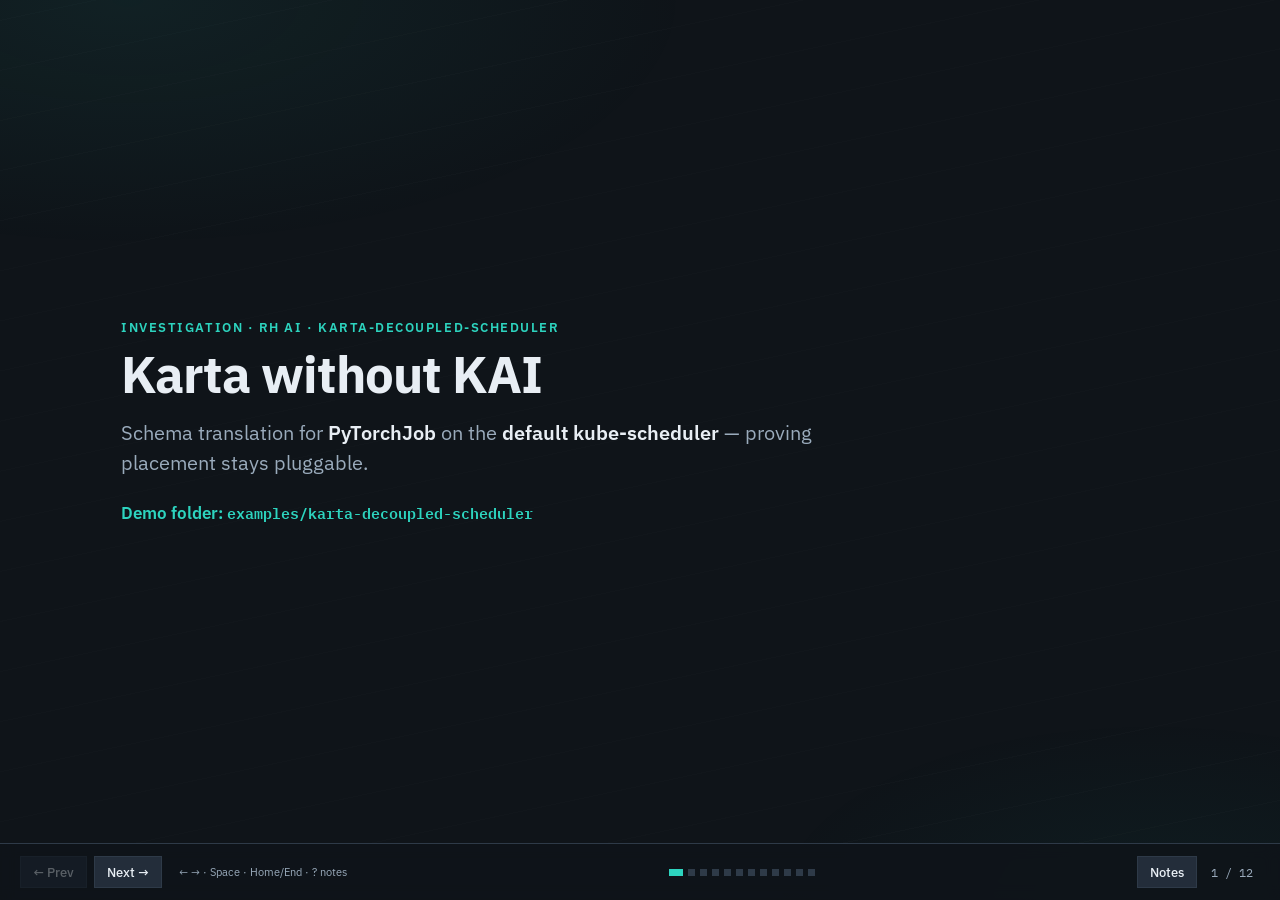
<file: examples/karta-decoupled-scheduler/presentation/index.html>
<!DOCTYPE html>
<html lang="en">
<head>
  <meta charset="UTF-8" />
  <meta name="viewport" content="width=device-width, initial-scale=1" />
  <title>Karta Decoupled Scheduler — No KAI</title>
  <link rel="preconnect" href="https://fonts.googleapis.com" />
  <link rel="preconnect" href="https://fonts.gstatic.com" crossorigin />
  <link href="https://fonts.googleapis.com/css2?family=IBM+Plex+Sans:wght@400;500;600;700&family=IBM+Plex+Mono:wght@400;500&display=swap" rel="stylesheet" />
  <style>
    :root {
      --bg: #0f1419;
      --bg-elevated: #1a222c;
      --bg-panel: #232d3a;
      --fg: #e8eef4;
      --fg-muted: #9aabbc;
      --accent: #2dd4bf;
      --accent-dim: #14b8a6;
      --warn: #f59e0b;
      --admit: #34d399;
      --queued: #fbbf24;
      --rh: #ee0000;
      --runai: #3d8b5a;
      --border: #2e3a48;
      --slide-pad: clamp(1.5rem, 4vw, 3.5rem);
      --font: "IBM Plex Sans", "Segoe UI", sans-serif;
      --mono: "IBM Plex Mono", ui-monospace, monospace;
    }

    *, *::before, *::after { box-sizing: border-box; margin: 0; padding: 0; }

    html, body {
      height: 100%;
      background: var(--bg);
      color: var(--fg);
      font-family: var(--font);
      overflow: hidden;
    }

    body::before {
      content: "";
      position: fixed;
      inset: 0;
      pointer-events: none;
      z-index: 0;
      background:
        radial-gradient(ellipse 80% 50% at 10% 0%, rgba(45, 212, 191, 0.07), transparent 55%),
        radial-gradient(ellipse 60% 40% at 90% 100%, rgba(20, 184, 166, 0.05), transparent 50%),
        repeating-linear-gradient(
          -12deg,
          transparent,
          transparent 48px,
          rgba(255, 255, 255, 0.012) 48px,
          rgba(255, 255, 255, 0.012) 49px
        );
    }

    .deck { position: relative; z-index: 1; height: 100%; width: 100%; }

    .slide {
      position: absolute;
      inset: 0;
      display: flex;
      flex-direction: column;
      justify-content: center;
      padding: var(--slide-pad);
      padding-bottom: calc(var(--slide-pad) + 3.5rem);
      opacity: 0;
      visibility: hidden;
      transform: translateX(1.5rem);
      transition: opacity 0.35s ease, transform 0.35s ease, visibility 0.35s;
      max-width: 1140px;
      margin: 0 auto;
      width: 100%;
    }

    .slide.active { opacity: 1; visibility: visible; transform: translateX(0); }
    .slide.prev-out { transform: translateX(-1.5rem); }

    .eyebrow {
      font-size: 0.8rem;
      font-weight: 600;
      letter-spacing: 0.12em;
      text-transform: uppercase;
      color: var(--accent);
      margin-bottom: 0.6rem;
    }

    h1 {
      font-size: clamp(2rem, 4.2vw, 3.2rem);
      font-weight: 700;
      line-height: 1.15;
      letter-spacing: -0.02em;
      margin-bottom: 0.85rem;
    }

    h2 {
      font-size: clamp(1.55rem, 3.2vw, 2.35rem);
      font-weight: 700;
      line-height: 1.2;
      letter-spacing: -0.02em;
      margin-bottom: 1rem;
    }

    .lede {
      font-size: clamp(1rem, 1.8vw, 1.25rem);
      color: var(--fg-muted);
      line-height: 1.5;
      max-width: 44rem;
    }

    .lede strong { color: var(--fg); font-weight: 600; }

    a.link {
      color: var(--accent);
      text-decoration: underline;
      text-underline-offset: 3px;
    }

    ul.bullets {
      list-style: none;
      margin-top: 1rem;
      display: flex;
      flex-direction: column;
      gap: 0.7rem;
    }

    ul.bullets li {
      font-size: clamp(0.98rem, 1.6vw, 1.15rem);
      line-height: 1.4;
      padding-left: 1.25rem;
      position: relative;
    }

    ul.bullets li::before {
      content: "";
      position: absolute;
      left: 0;
      top: 0.5em;
      width: 0.45rem;
      height: 0.45rem;
      background: var(--accent);
    }

    ul.bullets li code,
    .mono,
    code {
      font-family: var(--mono);
      font-size: 0.9em;
      color: var(--accent);
    }

    .answer-yes {
      display: inline-block;
      margin-top: 1.25rem;
      font-size: clamp(1.75rem, 3.5vw, 2.6rem);
      font-weight: 700;
      color: var(--accent);
    }

    .answer-nuance {
      margin-top: 0.75rem;
      font-size: clamp(1rem, 1.7vw, 1.15rem);
      color: var(--fg-muted);
      max-width: 42rem;
      line-height: 1.45;
    }

    .question-box {
      margin-top: 1.25rem;
      padding: 1.1rem 1.35rem;
      background: var(--bg-elevated);
      border-left: 4px solid var(--accent);
      font-size: clamp(1.05rem, 2vw, 1.3rem);
      line-height: 1.45;
      font-style: italic;
      max-width: 42rem;
    }

    .layers {
      display: flex;
      flex-direction: column;
      gap: 0.55rem;
      margin-top: 1.25rem;
      max-width: 38rem;
    }

    .layer {
      display: grid;
      grid-template-columns: 5.5rem 1fr;
      gap: 1rem;
      align-items: center;
      padding: 0.8rem 1rem;
      background: var(--bg-elevated);
      border: 1px solid var(--border);
    }

    .layer-num {
      font-family: var(--mono);
      font-size: 0.7rem;
      font-weight: 500;
      letter-spacing: 0.06em;
      color: var(--accent);
    }

    .layer-body strong { display: block; font-size: 1rem; margin-bottom: 0.1rem; }
    .layer-body span { font-size: 0.85rem; color: var(--fg-muted); }

    .obj-grid {
      display: grid;
      grid-template-columns: repeat(3, 1fr);
      gap: 0.55rem;
      margin-top: 0.75rem;
    }

    .obj-card {
      padding: 0.65rem 0.8rem;
      background: var(--bg-elevated);
      border: 1px solid var(--border);
      border-top: 3px solid var(--accent-dim);
    }

    .obj-card.layer1 { border-top-color: #60a5fa; }
    .obj-card.layer2 { border-top-color: var(--accent); }
    .obj-card.layer3 { border-top-color: #c084fc; }
    .obj-card.app { border-top-color: var(--admit); }

    .obj-card .kind {
      font-family: var(--mono);
      font-size: 0.6rem;
      color: var(--fg-muted);
      letter-spacing: 0.04em;
      text-transform: uppercase;
      margin-bottom: 0.2rem;
      display: flex;
      justify-content: space-between;
      gap: 0.4rem;
    }

    .obj-card .layer-badge {
      font-size: 0.55rem;
      letter-spacing: 0.05em;
      color: var(--fg);
      opacity: 0.7;
      text-transform: uppercase;
    }

    .obj-card .name {
      font-family: var(--mono);
      font-size: 0.82rem;
      font-weight: 500;
      color: var(--accent);
    }

    .obj-card .role {
      font-size: 0.75rem;
      color: var(--fg-muted);
      margin-top: 0.25rem;
      line-height: 1.35;
    }

    .obj-card .role code {
      font-family: var(--mono);
      font-size: 0.85em;
      color: var(--accent);
    }

    .install-split {
      display: grid;
      grid-template-columns: 1fr 1fr;
      gap: 0.65rem;
      margin-top: 0.7rem;
    }

    .install-box {
      padding: 0.6rem 0.8rem;
      background: var(--bg-elevated);
      border: 1px solid var(--border);
      font-size: 0.78rem;
      line-height: 1.4;
      color: var(--fg-muted);
    }

    .install-box strong {
      display: block;
      font-size: 0.7rem;
      letter-spacing: 0.06em;
      text-transform: uppercase;
      color: var(--fg);
      margin-bottom: 0.3rem;
    }

    .timeline {
      display: grid;
      grid-template-columns: 1fr auto 1fr;
      gap: 0.85rem;
      align-items: stretch;
      margin-top: 1.4rem;
      max-width: 44rem;
    }

    .tl-job {
      padding: 1rem 1.1rem;
      background: var(--bg-elevated);
      border: 1px solid var(--border);
    }

    .tl-job.admit { border-top: 3px solid var(--admit); }
    .tl-job.queued { border-top: 3px solid var(--queued); }

    .tl-job .label {
      font-family: var(--mono);
      font-size: 0.75rem;
      margin-bottom: 0.4rem;
    }

    .tl-job.admit .label { color: var(--admit); }
    .tl-job.queued .label { color: var(--queued); }
    .tl-job .status { font-size: 1.25rem; font-weight: 700; }
    .tl-job p { font-size: 0.85rem; color: var(--fg-muted); margin-top: 0.35rem; line-height: 1.4; }

    .tl-arrow {
      display: flex;
      flex-direction: column;
      align-items: center;
      justify-content: center;
      color: var(--fg-muted);
      font-size: 0.7rem;
      text-align: center;
      gap: 0.25rem;
    }

    .tl-arrow span { font-size: 1.35rem; color: var(--accent); }

    .paths {
      display: grid;
      gap: 0.5rem;
      margin-top: 1.15rem;
      max-width: 42rem;
    }

    .path-row {
      display: grid;
      grid-template-columns: 9rem 1fr;
      gap: 0.65rem;
      padding: 0.6rem 0.9rem;
      background: var(--bg-elevated);
      border: 1px solid var(--border);
      font-size: 0.9rem;
    }

    .path-row .what { color: var(--fg-muted); font-weight: 500; }
    .path-row code { font-family: var(--mono); font-size: 0.82rem; color: var(--accent); word-break: break-all; }

    .compare {
      display: grid;
      grid-template-columns: 1fr 1fr;
      gap: 0.85rem;
      margin-top: 1.15rem;
      max-width: 50rem;
    }

    .compare-col {
      padding: 0.95rem 1.1rem;
      background: var(--bg-elevated);
      border: 1px solid var(--border);
    }

    .compare-col h3 {
      font-size: 0.95rem;
      font-weight: 600;
      margin-bottom: 0.65rem;
      color: var(--accent);
    }

    .compare-col.runai-col { border-top: 3px solid var(--runai); }
    .compare-col.rh-col { border-top: 3px solid var(--rh); }

    .compare-col ul {
      list-style: none;
      display: flex;
      flex-direction: column;
      gap: 0.4rem;
    }

    .compare-col li {
      font-size: 0.88rem;
      line-height: 1.35;
      padding-left: 0.9rem;
      position: relative;
      color: var(--fg-muted);
    }

    .compare-col li::before {
      content: "·";
      position: absolute;
      left: 0;
      color: var(--accent);
      font-weight: 700;
    }

    .stack-grid {
      display: grid;
      grid-template-columns: 1fr 1fr;
      gap: 0.85rem;
      margin-top: 1rem;
    }

    .stack {
      background: var(--bg-elevated);
      border: 1px solid var(--border);
      padding: 0.85rem;
    }

    .stack h3 {
      font-size: 0.85rem;
      font-weight: 700;
      margin-bottom: 0.65rem;
      padding-bottom: 0.45rem;
      border-bottom: 1px solid var(--border);
    }

    .stack.runai h3 { color: #6ee7a8; }
    .stack.openshift h3 { color: #f87171; }

    .stack-layer {
      font-size: 0.78rem;
      line-height: 1.35;
      padding: 0.45rem 0.55rem;
      margin-bottom: 0.35rem;
      background: var(--bg-panel);
      border-left: 3px solid var(--border);
      color: var(--fg-muted);
    }

    .stack-layer strong {
      display: block;
      color: var(--fg);
      font-size: 0.72rem;
      letter-spacing: 0.04em;
      text-transform: uppercase;
      margin-bottom: 0.15rem;
    }

    .stack.runai .stack-layer { border-left-color: var(--runai); }
    .stack.openshift .stack-layer { border-left-color: var(--rh); }

    .wiring {
      display: flex;
      flex-wrap: wrap;
      justify-content: center;
      gap: 0.65rem;
      margin-top: 1.4rem;
      max-width: 48rem;
    }

    .wire-node {
      flex: 1 1 130px;
      min-width: 130px;
      padding: 0.9rem;
      background: var(--bg-elevated);
      border: 1px solid var(--border);
      text-align: center;
    }

    .wire-node .layer-tag {
      font-size: 0.65rem;
      letter-spacing: 0.08em;
      text-transform: uppercase;
      color: var(--fg-muted);
      margin-bottom: 0.35rem;
    }

    .wire-node code {
      font-family: var(--mono);
      font-size: 0.8rem;
      color: var(--accent);
      display: block;
      word-break: break-all;
    }

    .wire-hint {
      margin-top: 1.1rem;
      font-size: 0.95rem;
      color: var(--warn);
      max-width: 42rem;
      line-height: 1.4;
    }

    .role-table {
      width: 100%;
      border-collapse: collapse;
      margin-top: 1rem;
      font-size: 0.85rem;
    }

    .role-table th,
    .role-table td {
      text-align: left;
      padding: 0.65rem 0.75rem;
      border: 1px solid var(--border);
      vertical-align: top;
      line-height: 1.35;
    }

    .role-table th {
      background: var(--bg-panel);
      font-size: 0.75rem;
      letter-spacing: 0.05em;
      text-transform: uppercase;
      color: var(--accent);
      font-weight: 600;
    }

    .role-table td { color: var(--fg-muted); background: var(--bg-elevated); }
    .role-table td:first-child { color: var(--fg); font-weight: 600; width: 18%; }

    .callout {
      margin-top: 1rem;
      padding: 0.9rem 1.1rem;
      background: var(--bg-elevated);
      border-left: 4px solid var(--accent);
      font-size: 0.95rem;
      line-height: 1.45;
      color: var(--fg-muted);
      max-width: 48rem;
    }

    .callout strong { color: var(--fg); }

    .frac-grid {
      display: grid;
      grid-template-columns: repeat(3, 1fr);
      gap: 0.65rem;
      margin-top: 1rem;
    }

    .frac-card {
      padding: 0.85rem 0.95rem;
      background: var(--bg-elevated);
      border: 1px solid var(--border);
      border-top: 3px solid var(--accent-dim);
    }

    .frac-card h3 {
      font-size: 0.95rem;
      font-weight: 700;
      margin-bottom: 0.4rem;
    }

    .frac-card p {
      font-size: 0.8rem;
      color: var(--fg-muted);
      line-height: 1.4;
    }

    .qa-list {
      list-style: none;
      margin-top: 0.85rem;
      display: flex;
      flex-direction: column;
      gap: 0.75rem;
      max-width: 50rem;
    }

    .qa-list li {
      padding: 0.75rem 0.95rem;
      background: var(--bg-elevated);
      border: 1px solid var(--border);
    }

    .qa-list .q {
      font-size: 0.8rem;
      font-weight: 600;
      color: var(--accent);
      margin-bottom: 0.3rem;
    }

    .qa-list .a {
      font-size: 0.9rem;
      color: var(--fg-muted);
      line-height: 1.4;
    }

    .qa-list .a strong { color: var(--fg); }

    .plan-boxes {
      display: grid;
      grid-template-columns: 1fr 1fr;
      gap: 0.75rem;
      margin-top: 1rem;
    }

    .plan-box {
      padding: 0.9rem 1rem;
      background: var(--bg-elevated);
      border: 1px solid var(--border);
    }

    .plan-box.recommended { border-top: 3px solid var(--admit); }
    .plan-box.alt { border-top: 3px solid var(--queued); }

    .plan-box h3 {
      font-size: 0.85rem;
      font-weight: 700;
      margin-bottom: 0.45rem;
    }

    .plan-box p {
      font-size: 0.85rem;
      color: var(--fg-muted);
      line-height: 1.4;
    }

    .takeaways {
      list-style: none;
      margin-top: 1rem;
      display: flex;
      flex-direction: column;
      gap: 0.75rem;
      max-width: 48rem;
      counter-reset: take;
    }

    .takeaways li {
      display: grid;
      grid-template-columns: 2rem 1fr;
      gap: 0.85rem;
      align-items: start;
      counter-increment: take;
    }

    .takeaways li::before {
      content: counter(take);
      font-family: var(--mono);
      font-weight: 600;
      font-size: 1rem;
      color: var(--accent);
      line-height: 1.4;
    }

    .takeaways li span {
      font-size: clamp(0.95rem, 1.5vw, 1.1rem);
      line-height: 1.4;
    }

    .tagline {
      margin-top: 1.35rem;
      padding-top: 1rem;
      border-top: 1px solid var(--border);
      font-size: 1.05rem;
      font-weight: 600;
      color: var(--accent);
      max-width: 44rem;
      line-height: 1.4;
    }

    .chrome {
      position: fixed;
      bottom: 0;
      left: 0;
      right: 0;
      z-index: 10;
      display: flex;
      align-items: center;
      justify-content: space-between;
      gap: 0.75rem;
      padding: 0.75rem 1.25rem;
      background: rgba(15, 20, 25, 0.92);
      border-top: 1px solid var(--border);
      backdrop-filter: blur(8px);
    }

    .chrome-left,
    .chrome-right {
      display: flex;
      align-items: center;
      gap: 0.45rem;
    }

    .chrome button {
      font-family: var(--font);
      font-size: 0.8rem;
      font-weight: 500;
      color: var(--fg);
      background: var(--bg-panel);
      border: 1px solid var(--border);
      padding: 0.4rem 0.75rem;
      cursor: pointer;
    }

    .chrome button:hover:not(:disabled) {
      border-color: var(--accent);
      color: var(--accent);
    }

    .chrome button:disabled { opacity: 0.35; cursor: not-allowed; }

    .dots {
      display: flex;
      gap: 0.3rem;
      align-items: center;
      flex-wrap: wrap;
      justify-content: center;
      max-width: 40%;
    }

    .dots button {
      width: 0.45rem;
      height: 0.45rem;
      padding: 0;
      border-radius: 0;
      background: var(--border);
      border: none;
    }

    .dots button.active {
      background: var(--accent);
      width: 0.9rem;
    }

    .counter {
      font-family: var(--mono);
      font-size: 0.75rem;
      color: var(--fg-muted);
      min-width: 3.5rem;
      text-align: center;
    }

    .hint-keys {
      font-size: 0.7rem;
      color: var(--fg-muted);
      display: none;
    }

    @media (min-width: 900px) {
      .hint-keys { display: inline; margin-left: 0.6rem; }
    }

    .notes-panel {
      position: fixed;
      left: 0;
      right: 0;
      bottom: 3.2rem;
      z-index: 9;
      max-height: 28vh;
      overflow-y: auto;
      padding: 0.9rem 1.25rem;
      background: var(--bg-panel);
      border-top: 1px solid var(--border);
      font-size: 0.85rem;
      line-height: 1.45;
      color: var(--fg-muted);
      display: none;
    }

    .notes-panel.visible { display: block; }

    .notes-panel .notes-label {
      font-size: 0.65rem;
      letter-spacing: 0.1em;
      text-transform: uppercase;
      color: var(--accent);
      margin-bottom: 0.35rem;
    }

    body.notes-open .slide {
      padding-bottom: calc(var(--slide-pad) + 3.5rem + 28vh);
    }

    @media (max-width: 800px) {
      .obj-grid, .frac-grid, .stack-grid, .plan-boxes, .compare { grid-template-columns: 1fr; }
      .install-split { grid-template-columns: 1fr; }
      .timeline { grid-template-columns: 1fr; }
      .tl-arrow { transform: rotate(90deg); }
      .path-row { grid-template-columns: 1fr; }
      .role-table { font-size: 0.75rem; }
    }
  </style>
</head>
<body>
  <div class="deck" id="deck" aria-live="polite">

<!-- 1. Title -->
    <section class="slide active" data-notes="Core Jira answer: no hard KAI dependency. Default kube-scheduler binds PyTorchJob pods.">
      <p class="eyebrow">Investigation · RH AI · karta-decoupled-scheduler</p>
      <h1>Karta without KAI</h1>
      <p class="lede">Schema translation for <strong>PyTorchJob</strong> on the <strong>default kube-scheduler</strong> — proving placement stays pluggable.</p>
      <p class="tagline" style="border: none; padding-top: 0; margin-top: 1.5rem;">
        Demo folder: <code class="mono">examples/karta-decoupled-scheduler</code>
      </p>
    </section>

    <!-- 2. Question -->
    <section class="slide" data-notes="Direct ticket answer. Emphasize No, then nuance about optional consumers.">
      <p class="eyebrow">Roadmap question</p>
      <h2>Hard dependencies on KAI?</h2>
      <div class="question-box">
        Are there any <strong>hard dependencies</strong> on KAI for Karta to work?
      </div>
      <p class="answer-yes">No.</p>
      <p class="answer-nuance">Karta registers declarative maps. Pods schedule through whatever <code>schedulerName</code> the workload uses — OpenShift default, Volcano, or KAI later.</p>
    </section>

    <!-- 3. Claim -->
    <section class="slide" data-notes="Strategic claim for RH AI adoption path.">
      <p class="eyebrow">Strategic claim</p>
      <h2>RH AI can adopt Karta with a different scheduler</h2>
      <div class="callout">
        Karta’s runtime contract is the <strong>map CR</strong>. Placement stays pluggable. There is <strong>no hard dependency on KAI</strong> for schema translation or workload submission.
      </div>
      <ul class="bullets">
        <li>Install script <strong>never</strong> pulls KAI charts or CRDs.</li>
        <li>Sample PyTorchJob leaves <code>schedulerName</code> empty → default-scheduler.</li>
      </ul>
    </section>

    <!-- 4. Flow -->
    <section class="slide" data-notes="EWI is optional consumer, not a scheduler. Clarify EWI ≠ KAI.">
      <p class="eyebrow">Mental model</p>
      <h2>Map · operator · default-scheduler</h2>
      <div class="layers">
        <div class="layer">
          <div class="layer-num">APP</div>
          <div class="layer-body"><strong>PyTorchJob</strong> <span>(optional RayJob)</span></div>
        </div>
        <div class="layer">
          <div class="layer-num">OWN</div>
          <div class="layer-body"><strong>Training Operator</strong><span>Creates master/worker pods</span></div>
        </div>
        <div class="layer">
          <div class="layer-num">PLACE</div>
          <div class="layer-body"><strong>default-scheduler</strong><span>Not kai-scheduler</span></div>
        </div>
        <div class="layer">
          <div class="layer-num">MAP</div>
          <div class="layer-body"><strong>Karta</strong><span>Describes schema + PodGroup hints</span></div>
        </div>
      </div>
      <p class="tagline">EWI (if present) reads maps — it does not place pods. EWI ≠ KAI.</p>
    </section>

    <!-- 5. EWI clarification -->
    <section class="slide" data-notes="Important for Jira wording. PoC runs without EWI and without KAI.">
      <p class="eyebrow">Consumers vs schedulers</p>
      <h2>EWI is not a scheduler</h2>
      <div class="compare">
        <div class="compare-col">
          <h3>EWI (optional)</h3>
          <ul>
            <li>Reads Karta maps</li>
            <li>Builds hierarchical / PodGroup views</li>
            <li>Control-plane consumer</li>
          </ul>
        </div>
        <div class="compare-col rh-col">
          <h3>This PoC</h3>
          <ul>
            <li>No EWI required</li>
            <li>No KAI required</li>
            <li>Karta + Training Operator + default-scheduler</li>
          </ul>
        </div>
      </div>
      <ul class="bullets">
        <li>Sample annotations (<code>karta.run.ai/podgroup-*</code>) illustrate the contract EWI would materialize.</li>
      </ul>
    </section>

    <!-- 6. Chart inventory -->
    <section class="slide" data-notes="Ray path is optional via values.">
      <p class="eyebrow">This Helm demo</p>
      <h2>What the chart builds</h2>
      <div class="obj-grid">
        <div class="obj-card layer2">
          <div class="kind"><span>Karta</span><span class="layer-badge">Map</span></div>
          <div class="name">kubeflow-org-pytorchjob-v1</div>
          <div class="role">Master + worker paths · suspend on runPolicy</div>
        </div>
        <div class="obj-card app">
          <div class="kind"><span>PyTorchJob</span><span class="layer-badge">App</span></div>
          <div class="name">pytorchjob-default-scheduler</div>
          <div class="role">Empty schedulerName → default</div>
        </div>
        <div class="obj-card layer2">
          <div class="kind"><span>Karta</span><span class="layer-badge">Opt</span></div>
          <div class="name">decoupled-ray-io-rayjob-v1</div>
          <div class="role">Enable with values flags</div>
        </div>
        <div class="obj-card app">
          <div class="kind"><span>RayJob</span><span class="layer-badge">Opt</span></div>
          <div class="name">rayjob-default-scheduler</div>
          <div class="role">Still no KAI</div>
        </div>
      </div>
    </section>

    <!-- 7. PyTorch map -->
    <section class="slide" data-notes="Highlight suspend path differs from Job/RayJob — runPolicy.suspend.">
      <p class="eyebrow">Karta · PyTorchJob</p>
      <h2>Compound Training Operator paths</h2>
      <div class="paths">
        <div class="path-row"><span class="what">Master</span><code>.spec.pytorchReplicaSpecs.Master.template</code></div>
        <div class="path-row"><span class="what">Worker</span><code>.spec.pytorchReplicaSpecs.Worker.template</code></div>
        <div class="path-row"><span class="what">Suspend</span><code>.spec.runPolicy.suspend</code></div>
        <div class="path-row"><span class="what">Gang key</span><code>training.kubeflow.org/job-name</code></div>
      </div>
      <ul class="bullets">
        <li><code>statusMappings</code> use Training Operator conditions (Created / Running / Succeeded / Failed / Suspended).</li>
        <li>Works with <strong>any</strong> scheduler that binds the pods.</li>
      </ul>
    </section>

    <!-- 8. Prove no KAI -->
    <section class="slide" data-notes="Live demo checks. Expect empty or default-scheduler — never kai-scheduler.">
      <p class="eyebrow">Proof</p>
      <h2>Show KAI is absent</h2>
      <div class="install-split">
        <div class="install-box">
          <strong>CRDs / deploys</strong>
          <code class="mono">oc get crd | grep -iE 'kai|gpuscheduling'</code><br/>
          <code class="mono">oc get deploy -A | grep -i kai</code><br/>
          Expect empty — good for this demo
        </div>
        <div class="install-box">
          <strong>Pod schedulerName</strong>
          <code class="mono">oc get pods -n decoupled -o jsonpath='…schedulerName…'</code><br/>
          Expect empty or <code>default-scheduler</code><br/>
          <strong>Never</strong> <code>kai-scheduler</code>
        </div>
      </div>
    </section>

    <!-- 9. Install -->
    <section class="slide" data-notes="Training Operator via oc apply -k. Optional Ray needs KubeRay separately.">
      <p class="eyebrow">Hands-on</p>
      <h2>Install without KAI</h2>
      <div class="install-split">
        <div class="install-box">
          <strong>1. Operators</strong>
          <code class="mono">./scripts/install-operators.sh</code><br/>
          Karta + Training Operator only
        </div>
        <div class="install-box">
          <strong>2. Chart</strong>
          <code class="mono">helm upgrade --install decoupled . -n decoupled --create-namespace</code>
        </div>
      </div>
      <ul class="bullets">
        <li>Optional Ray: <code>--set karta.rayJob.enabled=true --set rayJob.enabled=true</code></li>
        <li>Optional Volcano: set <code>pytorchJob.schedulerName=volcano</code> after installing Volcano — still not KAI.</li>
      </ul>
    </section>

    <!-- 10. Walkthrough -->
    <section class="slide" data-notes="Stakeholder demo sequence.">
      <p class="eyebrow">Stakeholder walkthrough</p>
      <h2>Inspect generated resources</h2>
      <ul class="bullets">
        <li><code>oc get karta kubeflow-org-pytorchjob-v1 -o yaml</code></li>
        <li><code>oc get pytorchjob -n decoupled</code> + pods by job-name label</li>
        <li>Annotations: <code>karta.run.ai/podgroup-*</code> on the PyTorchJob</li>
        <li>Confirm <code>schedulerName</code> is default — not kai-scheduler</li>
      </ul>
    </section>

    <!-- 11. Roadmap -->
    <section class="slide" data-notes="Align with openshift-workload-api bypass story.">
      <p class="eyebrow">RH AI roadmap</p>
      <h2>Placement stays pluggable</h2>
      <div class="plan-boxes">
        <div class="plan-box recommended">
          <h3>Adopt the map</h3>
          <p>Keep Karta-like translation. Target OpenShift default-scheduler + Workload API — not a KAI hard dep.</p>
        </div>
        <div class="plan-box alt">
          <h3>Optional later</h3>
          <p>Volcano or KAI can plug in via <code>schedulerName</code> without rewriting maps.</p>
        </div>
      </div>
    </section>

    <!-- 12. Takeaways -->
    <section class="slide" data-notes="Close with the ticket answer restated.">
      <p class="eyebrow">Takeaways</p>
      <h2>What to remember</h2>
      <ol class="takeaways">
        <li><span><strong>No hard KAI dependency</strong> — Karta is schema translation only.</span></li>
        <li><span>This PoC runs on <strong>default-scheduler</strong> with Training Operator.</span></li>
        <li><span><strong>EWI ≠ KAI</strong> — consumers of maps are not placement engines.</span></li>
        <li><span>RH AI can adopt Karta with a <strong>different scheduler</strong> than Run:ai’s path.</span></li>
      </ol>
      <p class="tagline">Map the CRD · keep placement pluggable.</p>
    </section>
  </div>

  <div class="notes-panel" id="notesPanel" aria-hidden="true">
    <div class="notes-label">Speaker notes</div>
    <div id="notesText"></div>
  </div>

  <nav class="chrome" aria-label="Presentation controls">
    <div class="chrome-left">
      <button type="button" id="btnPrev" aria-label="Previous slide">← Prev</button>
      <button type="button" id="btnNext" aria-label="Next slide">Next →</button>
      <span class="hint-keys">← → · Space · Home/End · ? notes</span>
    </div>
    <div class="dots" id="dots" role="tablist" aria-label="Slides"></div>
    <div class="chrome-right">
      <button type="button" id="btnNotes" aria-pressed="false" title="Toggle speaker notes (?)">Notes</button>
      <span class="counter" id="counter" aria-live="polite">1 / 12</span>
    </div>
  </nav>

  <script>
    (function () {
      const slides = Array.from(document.querySelectorAll(".slide"));
      const total = slides.length;
      const counter = document.getElementById("counter");
      const dotsEl = document.getElementById("dots");
      const btnPrev = document.getElementById("btnPrev");
      const btnNext = document.getElementById("btnNext");
      const btnNotes = document.getElementById("btnNotes");
      const notesPanel = document.getElementById("notesPanel");
      const notesText = document.getElementById("notesText");
      let index = 0;
      let notesOpen = false;

      slides.forEach((_, i) => {
        const b = document.createElement("button");
        b.type = "button";
        b.setAttribute("role", "tab");
        b.setAttribute("aria-label", "Go to slide " + (i + 1));
        b.addEventListener("click", () => go(i));
        dotsEl.appendChild(b);
      });

      const dots = Array.from(dotsEl.querySelectorAll("button"));

      function go(n) {
        if (n < 0 || n >= total) return;
        slides[index].classList.remove("active");
        index = n;
        slides.forEach((s, i) => s.classList.toggle("active", i === index));
        counter.textContent = (index + 1) + " / " + total;
        dots.forEach((d, i) => d.classList.toggle("active", i === index));
        btnPrev.disabled = index === 0;
        btnNext.disabled = index === total - 1;
        notesText.textContent = slides[index].dataset.notes || "";
        history.replaceState(null, "", "#" + (index + 1));
      }

      function toggleNotes() {
        notesOpen = !notesOpen;
        notesPanel.classList.toggle("visible", notesOpen);
        notesPanel.setAttribute("aria-hidden", notesOpen ? "false" : "true");
        btnNotes.setAttribute("aria-pressed", notesOpen ? "true" : "false");
        document.body.classList.toggle("notes-open", notesOpen);
      }

      btnPrev.addEventListener("click", () => go(index - 1));
      btnNext.addEventListener("click", () => go(index + 1));
      btnNotes.addEventListener("click", toggleNotes);

      document.addEventListener("keydown", (e) => {
        if (e.target.matches("input, textarea")) return;
        switch (e.key) {
          case "ArrowRight":
          case " ":
          case "PageDown":
            e.preventDefault();
            go(index + 1);
            break;
          case "ArrowLeft":
          case "PageUp":
            e.preventDefault();
            go(index - 1);
            break;
          case "Home":
            e.preventDefault();
            go(0);
            break;
          case "End":
            e.preventDefault();
            go(total - 1);
            break;
          case "?":
          case "n":
          case "N":
            e.preventDefault();
            toggleNotes();
            break;
        }
      });

      const hash = parseInt(location.hash.replace("#", ""), 10);
      go(hash >= 1 && hash <= total ? hash - 1 : 0);
    })();
  </script>
</body>
</html>
</file>
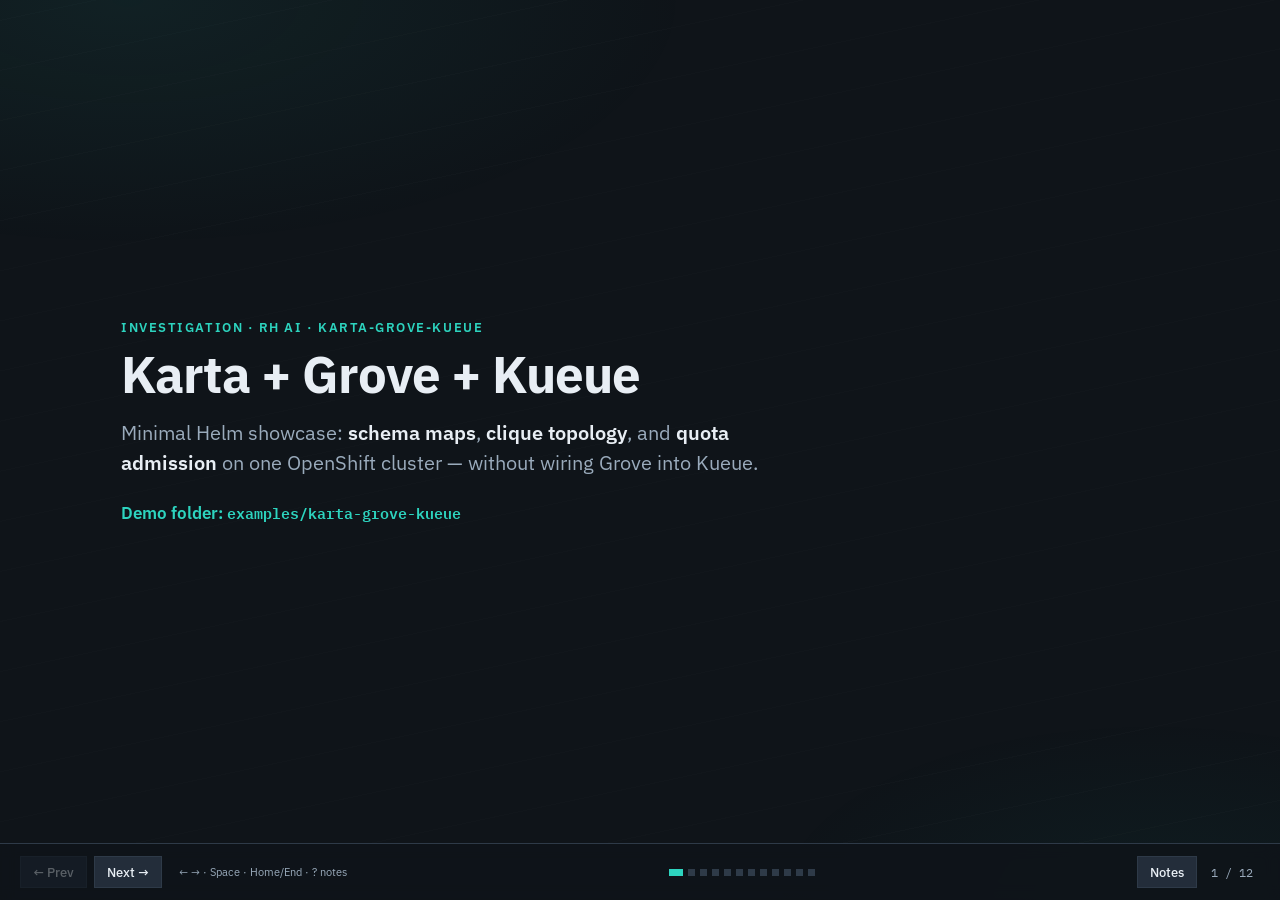
<file: examples/karta-grove-kueue/presentation/index.html>
<!DOCTYPE html>
<html lang="en">
<head>
  <meta charset="UTF-8" />
  <meta name="viewport" content="width=device-width, initial-scale=1" />
  <title>Karta + Grove + Kueue — Coexistence</title>
  <link rel="preconnect" href="https://fonts.googleapis.com" />
  <link rel="preconnect" href="https://fonts.gstatic.com" crossorigin />
  <link href="https://fonts.googleapis.com/css2?family=IBM+Plex+Sans:wght@400;500;600;700&family=IBM+Plex+Mono:wght@400;500&display=swap" rel="stylesheet" />
  <style>
    :root {
      --bg: #0f1419;
      --bg-elevated: #1a222c;
      --bg-panel: #232d3a;
      --fg: #e8eef4;
      --fg-muted: #9aabbc;
      --accent: #2dd4bf;
      --accent-dim: #14b8a6;
      --warn: #f59e0b;
      --admit: #34d399;
      --queued: #fbbf24;
      --rh: #ee0000;
      --runai: #3d8b5a;
      --border: #2e3a48;
      --slide-pad: clamp(1.5rem, 4vw, 3.5rem);
      --font: "IBM Plex Sans", "Segoe UI", sans-serif;
      --mono: "IBM Plex Mono", ui-monospace, monospace;
    }

    *, *::before, *::after { box-sizing: border-box; margin: 0; padding: 0; }

    html, body {
      height: 100%;
      background: var(--bg);
      color: var(--fg);
      font-family: var(--font);
      overflow: hidden;
    }

    body::before {
      content: "";
      position: fixed;
      inset: 0;
      pointer-events: none;
      z-index: 0;
      background:
        radial-gradient(ellipse 80% 50% at 10% 0%, rgba(45, 212, 191, 0.07), transparent 55%),
        radial-gradient(ellipse 60% 40% at 90% 100%, rgba(20, 184, 166, 0.05), transparent 50%),
        repeating-linear-gradient(
          -12deg,
          transparent,
          transparent 48px,
          rgba(255, 255, 255, 0.012) 48px,
          rgba(255, 255, 255, 0.012) 49px
        );
    }

    .deck { position: relative; z-index: 1; height: 100%; width: 100%; }

    .slide {
      position: absolute;
      inset: 0;
      display: flex;
      flex-direction: column;
      justify-content: center;
      padding: var(--slide-pad);
      padding-bottom: calc(var(--slide-pad) + 3.5rem);
      opacity: 0;
      visibility: hidden;
      transform: translateX(1.5rem);
      transition: opacity 0.35s ease, transform 0.35s ease, visibility 0.35s;
      max-width: 1140px;
      margin: 0 auto;
      width: 100%;
    }

    .slide.active { opacity: 1; visibility: visible; transform: translateX(0); }
    .slide.prev-out { transform: translateX(-1.5rem); }

    .eyebrow {
      font-size: 0.8rem;
      font-weight: 600;
      letter-spacing: 0.12em;
      text-transform: uppercase;
      color: var(--accent);
      margin-bottom: 0.6rem;
    }

    h1 {
      font-size: clamp(2rem, 4.2vw, 3.2rem);
      font-weight: 700;
      line-height: 1.15;
      letter-spacing: -0.02em;
      margin-bottom: 0.85rem;
    }

    h2 {
      font-size: clamp(1.55rem, 3.2vw, 2.35rem);
      font-weight: 700;
      line-height: 1.2;
      letter-spacing: -0.02em;
      margin-bottom: 1rem;
    }

    .lede {
      font-size: clamp(1rem, 1.8vw, 1.25rem);
      color: var(--fg-muted);
      line-height: 1.5;
      max-width: 44rem;
    }

    .lede strong { color: var(--fg); font-weight: 600; }

    a.link {
      color: var(--accent);
      text-decoration: underline;
      text-underline-offset: 3px;
    }

    ul.bullets {
      list-style: none;
      margin-top: 1rem;
      display: flex;
      flex-direction: column;
      gap: 0.7rem;
    }

    ul.bullets li {
      font-size: clamp(0.98rem, 1.6vw, 1.15rem);
      line-height: 1.4;
      padding-left: 1.25rem;
      position: relative;
    }

    ul.bullets li::before {
      content: "";
      position: absolute;
      left: 0;
      top: 0.5em;
      width: 0.45rem;
      height: 0.45rem;
      background: var(--accent);
    }

    ul.bullets li code,
    .mono,
    code {
      font-family: var(--mono);
      font-size: 0.9em;
      color: var(--accent);
    }

    .answer-yes {
      display: inline-block;
      margin-top: 1.25rem;
      font-size: clamp(1.75rem, 3.5vw, 2.6rem);
      font-weight: 700;
      color: var(--accent);
    }

    .answer-nuance {
      margin-top: 0.75rem;
      font-size: clamp(1rem, 1.7vw, 1.15rem);
      color: var(--fg-muted);
      max-width: 42rem;
      line-height: 1.45;
    }

    .question-box {
      margin-top: 1.25rem;
      padding: 1.1rem 1.35rem;
      background: var(--bg-elevated);
      border-left: 4px solid var(--accent);
      font-size: clamp(1.05rem, 2vw, 1.3rem);
      line-height: 1.45;
      font-style: italic;
      max-width: 42rem;
    }

    .layers {
      display: flex;
      flex-direction: column;
      gap: 0.55rem;
      margin-top: 1.25rem;
      max-width: 38rem;
    }

    .layer {
      display: grid;
      grid-template-columns: 5.5rem 1fr;
      gap: 1rem;
      align-items: center;
      padding: 0.8rem 1rem;
      background: var(--bg-elevated);
      border: 1px solid var(--border);
    }

    .layer-num {
      font-family: var(--mono);
      font-size: 0.7rem;
      font-weight: 500;
      letter-spacing: 0.06em;
      color: var(--accent);
    }

    .layer-body strong { display: block; font-size: 1rem; margin-bottom: 0.1rem; }
    .layer-body span { font-size: 0.85rem; color: var(--fg-muted); }

    .obj-grid {
      display: grid;
      grid-template-columns: repeat(3, 1fr);
      gap: 0.55rem;
      margin-top: 0.75rem;
    }

    .obj-card {
      padding: 0.65rem 0.8rem;
      background: var(--bg-elevated);
      border: 1px solid var(--border);
      border-top: 3px solid var(--accent-dim);
    }

    .obj-card.layer1 { border-top-color: #60a5fa; }
    .obj-card.layer2 { border-top-color: var(--accent); }
    .obj-card.layer3 { border-top-color: #c084fc; }
    .obj-card.app { border-top-color: var(--admit); }

    .obj-card .kind {
      font-family: var(--mono);
      font-size: 0.6rem;
      color: var(--fg-muted);
      letter-spacing: 0.04em;
      text-transform: uppercase;
      margin-bottom: 0.2rem;
      display: flex;
      justify-content: space-between;
      gap: 0.4rem;
    }

    .obj-card .layer-badge {
      font-size: 0.55rem;
      letter-spacing: 0.05em;
      color: var(--fg);
      opacity: 0.7;
      text-transform: uppercase;
    }

    .obj-card .name {
      font-family: var(--mono);
      font-size: 0.82rem;
      font-weight: 500;
      color: var(--accent);
    }

    .obj-card .role {
      font-size: 0.75rem;
      color: var(--fg-muted);
      margin-top: 0.25rem;
      line-height: 1.35;
    }

    .obj-card .role code {
      font-family: var(--mono);
      font-size: 0.85em;
      color: var(--accent);
    }

    .install-split {
      display: grid;
      grid-template-columns: 1fr 1fr;
      gap: 0.65rem;
      margin-top: 0.7rem;
    }

    .install-box {
      padding: 0.6rem 0.8rem;
      background: var(--bg-elevated);
      border: 1px solid var(--border);
      font-size: 0.78rem;
      line-height: 1.4;
      color: var(--fg-muted);
    }

    .install-box strong {
      display: block;
      font-size: 0.7rem;
      letter-spacing: 0.06em;
      text-transform: uppercase;
      color: var(--fg);
      margin-bottom: 0.3rem;
    }

    .timeline {
      display: grid;
      grid-template-columns: 1fr auto 1fr;
      gap: 0.85rem;
      align-items: stretch;
      margin-top: 1.4rem;
      max-width: 44rem;
    }

    .tl-job {
      padding: 1rem 1.1rem;
      background: var(--bg-elevated);
      border: 1px solid var(--border);
    }

    .tl-job.admit { border-top: 3px solid var(--admit); }
    .tl-job.queued { border-top: 3px solid var(--queued); }

    .tl-job .label {
      font-family: var(--mono);
      font-size: 0.75rem;
      margin-bottom: 0.4rem;
    }

    .tl-job.admit .label { color: var(--admit); }
    .tl-job.queued .label { color: var(--queued); }
    .tl-job .status { font-size: 1.25rem; font-weight: 700; }
    .tl-job p { font-size: 0.85rem; color: var(--fg-muted); margin-top: 0.35rem; line-height: 1.4; }

    .tl-arrow {
      display: flex;
      flex-direction: column;
      align-items: center;
      justify-content: center;
      color: var(--fg-muted);
      font-size: 0.7rem;
      text-align: center;
      gap: 0.25rem;
    }

    .tl-arrow span { font-size: 1.35rem; color: var(--accent); }

    .paths {
      display: grid;
      gap: 0.5rem;
      margin-top: 1.15rem;
      max-width: 42rem;
    }

    .path-row {
      display: grid;
      grid-template-columns: 9rem 1fr;
      gap: 0.65rem;
      padding: 0.6rem 0.9rem;
      background: var(--bg-elevated);
      border: 1px solid var(--border);
      font-size: 0.9rem;
    }

    .path-row .what { color: var(--fg-muted); font-weight: 500; }
    .path-row code { font-family: var(--mono); font-size: 0.82rem; color: var(--accent); word-break: break-all; }

    .compare {
      display: grid;
      grid-template-columns: 1fr 1fr;
      gap: 0.85rem;
      margin-top: 1.15rem;
      max-width: 50rem;
    }

    .compare-col {
      padding: 0.95rem 1.1rem;
      background: var(--bg-elevated);
      border: 1px solid var(--border);
    }

    .compare-col h3 {
      font-size: 0.95rem;
      font-weight: 600;
      margin-bottom: 0.65rem;
      color: var(--accent);
    }

    .compare-col.runai-col { border-top: 3px solid var(--runai); }
    .compare-col.rh-col { border-top: 3px solid var(--rh); }

    .compare-col ul {
      list-style: none;
      display: flex;
      flex-direction: column;
      gap: 0.4rem;
    }

    .compare-col li {
      font-size: 0.88rem;
      line-height: 1.35;
      padding-left: 0.9rem;
      position: relative;
      color: var(--fg-muted);
    }

    .compare-col li::before {
      content: "·";
      position: absolute;
      left: 0;
      color: var(--accent);
      font-weight: 700;
    }

    .stack-grid {
      display: grid;
      grid-template-columns: 1fr 1fr;
      gap: 0.85rem;
      margin-top: 1rem;
    }

    .stack {
      background: var(--bg-elevated);
      border: 1px solid var(--border);
      padding: 0.85rem;
    }

    .stack h3 {
      font-size: 0.85rem;
      font-weight: 700;
      margin-bottom: 0.65rem;
      padding-bottom: 0.45rem;
      border-bottom: 1px solid var(--border);
    }

    .stack.runai h3 { color: #6ee7a8; }
    .stack.openshift h3 { color: #f87171; }

    .stack-layer {
      font-size: 0.78rem;
      line-height: 1.35;
      padding: 0.45rem 0.55rem;
      margin-bottom: 0.35rem;
      background: var(--bg-panel);
      border-left: 3px solid var(--border);
      color: var(--fg-muted);
    }

    .stack-layer strong {
      display: block;
      color: var(--fg);
      font-size: 0.72rem;
      letter-spacing: 0.04em;
      text-transform: uppercase;
      margin-bottom: 0.15rem;
    }

    .stack.runai .stack-layer { border-left-color: var(--runai); }
    .stack.openshift .stack-layer { border-left-color: var(--rh); }

    .wiring {
      display: flex;
      flex-wrap: wrap;
      justify-content: center;
      gap: 0.65rem;
      margin-top: 1.4rem;
      max-width: 48rem;
    }

    .wire-node {
      flex: 1 1 130px;
      min-width: 130px;
      padding: 0.9rem;
      background: var(--bg-elevated);
      border: 1px solid var(--border);
      text-align: center;
    }

    .wire-node .layer-tag {
      font-size: 0.65rem;
      letter-spacing: 0.08em;
      text-transform: uppercase;
      color: var(--fg-muted);
      margin-bottom: 0.35rem;
    }

    .wire-node code {
      font-family: var(--mono);
      font-size: 0.8rem;
      color: var(--accent);
      display: block;
      word-break: break-all;
    }

    .wire-hint {
      margin-top: 1.1rem;
      font-size: 0.95rem;
      color: var(--warn);
      max-width: 42rem;
      line-height: 1.4;
    }

    .role-table {
      width: 100%;
      border-collapse: collapse;
      margin-top: 1rem;
      font-size: 0.85rem;
    }

    .role-table th,
    .role-table td {
      text-align: left;
      padding: 0.65rem 0.75rem;
      border: 1px solid var(--border);
      vertical-align: top;
      line-height: 1.35;
    }

    .role-table th {
      background: var(--bg-panel);
      font-size: 0.75rem;
      letter-spacing: 0.05em;
      text-transform: uppercase;
      color: var(--accent);
      font-weight: 600;
    }

    .role-table td { color: var(--fg-muted); background: var(--bg-elevated); }
    .role-table td:first-child { color: var(--fg); font-weight: 600; width: 18%; }

    .callout {
      margin-top: 1rem;
      padding: 0.9rem 1.1rem;
      background: var(--bg-elevated);
      border-left: 4px solid var(--accent);
      font-size: 0.95rem;
      line-height: 1.45;
      color: var(--fg-muted);
      max-width: 48rem;
    }

    .callout strong { color: var(--fg); }

    .frac-grid {
      display: grid;
      grid-template-columns: repeat(3, 1fr);
      gap: 0.65rem;
      margin-top: 1rem;
    }

    .frac-card {
      padding: 0.85rem 0.95rem;
      background: var(--bg-elevated);
      border: 1px solid var(--border);
      border-top: 3px solid var(--accent-dim);
    }

    .frac-card h3 {
      font-size: 0.95rem;
      font-weight: 700;
      margin-bottom: 0.4rem;
    }

    .frac-card p {
      font-size: 0.8rem;
      color: var(--fg-muted);
      line-height: 1.4;
    }

    .qa-list {
      list-style: none;
      margin-top: 0.85rem;
      display: flex;
      flex-direction: column;
      gap: 0.75rem;
      max-width: 50rem;
    }

    .qa-list li {
      padding: 0.75rem 0.95rem;
      background: var(--bg-elevated);
      border: 1px solid var(--border);
    }

    .qa-list .q {
      font-size: 0.8rem;
      font-weight: 600;
      color: var(--accent);
      margin-bottom: 0.3rem;
    }

    .qa-list .a {
      font-size: 0.9rem;
      color: var(--fg-muted);
      line-height: 1.4;
    }

    .qa-list .a strong { color: var(--fg); }

    .plan-boxes {
      display: grid;
      grid-template-columns: 1fr 1fr;
      gap: 0.75rem;
      margin-top: 1rem;
    }

    .plan-box {
      padding: 0.9rem 1rem;
      background: var(--bg-elevated);
      border: 1px solid var(--border);
    }

    .plan-box.recommended { border-top: 3px solid var(--admit); }
    .plan-box.alt { border-top: 3px solid var(--queued); }

    .plan-box h3 {
      font-size: 0.85rem;
      font-weight: 700;
      margin-bottom: 0.45rem;
    }

    .plan-box p {
      font-size: 0.85rem;
      color: var(--fg-muted);
      line-height: 1.4;
    }

    .takeaways {
      list-style: none;
      margin-top: 1rem;
      display: flex;
      flex-direction: column;
      gap: 0.75rem;
      max-width: 48rem;
      counter-reset: take;
    }

    .takeaways li {
      display: grid;
      grid-template-columns: 2rem 1fr;
      gap: 0.85rem;
      align-items: start;
      counter-increment: take;
    }

    .takeaways li::before {
      content: counter(take);
      font-family: var(--mono);
      font-weight: 600;
      font-size: 1rem;
      color: var(--accent);
      line-height: 1.4;
    }

    .takeaways li span {
      font-size: clamp(0.95rem, 1.5vw, 1.1rem);
      line-height: 1.4;
    }

    .tagline {
      margin-top: 1.35rem;
      padding-top: 1rem;
      border-top: 1px solid var(--border);
      font-size: 1.05rem;
      font-weight: 600;
      color: var(--accent);
      max-width: 44rem;
      line-height: 1.4;
    }

    .chrome {
      position: fixed;
      bottom: 0;
      left: 0;
      right: 0;
      z-index: 10;
      display: flex;
      align-items: center;
      justify-content: space-between;
      gap: 0.75rem;
      padding: 0.75rem 1.25rem;
      background: rgba(15, 20, 25, 0.92);
      border-top: 1px solid var(--border);
      backdrop-filter: blur(8px);
    }

    .chrome-left,
    .chrome-right {
      display: flex;
      align-items: center;
      gap: 0.45rem;
    }

    .chrome button {
      font-family: var(--font);
      font-size: 0.8rem;
      font-weight: 500;
      color: var(--fg);
      background: var(--bg-panel);
      border: 1px solid var(--border);
      padding: 0.4rem 0.75rem;
      cursor: pointer;
    }

    .chrome button:hover:not(:disabled) {
      border-color: var(--accent);
      color: var(--accent);
    }

    .chrome button:disabled { opacity: 0.35; cursor: not-allowed; }

    .dots {
      display: flex;
      gap: 0.3rem;
      align-items: center;
      flex-wrap: wrap;
      justify-content: center;
      max-width: 40%;
    }

    .dots button {
      width: 0.45rem;
      height: 0.45rem;
      padding: 0;
      border-radius: 0;
      background: var(--border);
      border: none;
    }

    .dots button.active {
      background: var(--accent);
      width: 0.9rem;
    }

    .counter {
      font-family: var(--mono);
      font-size: 0.75rem;
      color: var(--fg-muted);
      min-width: 3.5rem;
      text-align: center;
    }

    .hint-keys {
      font-size: 0.7rem;
      color: var(--fg-muted);
      display: none;
    }

    @media (min-width: 900px) {
      .hint-keys { display: inline; margin-left: 0.6rem; }
    }

    .notes-panel {
      position: fixed;
      left: 0;
      right: 0;
      bottom: 3.2rem;
      z-index: 9;
      max-height: 28vh;
      overflow-y: auto;
      padding: 0.9rem 1.25rem;
      background: var(--bg-panel);
      border-top: 1px solid var(--border);
      font-size: 0.85rem;
      line-height: 1.45;
      color: var(--fg-muted);
      display: none;
    }

    .notes-panel.visible { display: block; }

    .notes-panel .notes-label {
      font-size: 0.65rem;
      letter-spacing: 0.1em;
      text-transform: uppercase;
      color: var(--accent);
      margin-bottom: 0.35rem;
    }

    body.notes-open .slide {
      padding-bottom: calc(var(--slide-pad) + 3.5rem + 28vh);
    }

    @media (max-width: 800px) {
      .obj-grid, .frac-grid, .stack-grid, .plan-boxes, .compare { grid-template-columns: 1fr; }
      .install-split { grid-template-columns: 1fr; }
      .timeline { grid-template-columns: 1fr; }
      .tl-arrow { transform: rotate(90deg); }
      .path-row { grid-template-columns: 1fr; }
      .role-table { font-size: 0.75rem; }
    }
  </style>
</head>
<body>
  <div class="deck" id="deck" aria-live="polite">

<!-- 1. Title -->
    <section class="slide active" data-notes="Frame as the coexistence demo: three controllers on one cluster, not a full production stack. Sibling to kueue-dra and openshift-workload-api.">
      <p class="eyebrow">Investigation · RH AI · karta-grove-kueue</p>
      <h1>Karta + Grove + Kueue</h1>
      <p class="lede">Minimal Helm showcase: <strong>schema maps</strong>, <strong>clique topology</strong>, and <strong>quota admission</strong> on one OpenShift cluster — without wiring Grove into Kueue.</p>
      <p class="tagline" style="border: none; padding-top: 0; margin-top: 1.5rem;">
        Demo folder: <code class="mono">examples/karta-grove-kueue</code>
      </p>
    </section>

    <!-- 2. Question -->
    <section class="slide" data-notes="Theme question from the README. Emphasize coexistence, not a single merged product.">
      <p class="eyebrow">Roadmap question</p>
      <h2>Can Karta, Grove, and Kueue coexist?</h2>
      <div class="question-box">
        Can we run <strong>Karta</strong> (maps), <strong>Grove</strong> (cliques), and <strong>Kueue</strong> (queues) on one cluster so stakeholders see each role clearly?
      </div>
      <p class="answer-yes">Yes — as independent layers.</p>
      <p class="answer-nuance">This chart shows <strong>coexistence</strong>. Native Grove→Kueue scheduler backends are out of scope; paths stay independent.</p>
    </section>

    <!-- 3. Roles -->
    <section class="slide" data-notes="Keep roles crisp so nobody double-counts Grove as Karta or Kueue as a scheduler.">
      <p class="eyebrow">Separation of concerns</p>
      <h2>What each piece owns</h2>
      <table class="role-table">
        <thead>
          <tr><th>Piece</th><th>Role in this demo</th><th>Does not</th></tr>
        </thead>
        <tbody>
          <tr>
            <td>Karta</td>
            <td>Maps Grove <code>PodCliqueSet</code> <em>and</em> <code>batch/v1 Job</code></td>
            <td>Admit jobs or place pods</td>
          </tr>
          <tr>
            <td>Grove</td>
            <td>Creates pods from a tiny <code>PodCliqueSet</code></td>
            <td>Parse arbitrary CRDs or own quota</td>
          </tr>
          <tr>
            <td>Kueue</td>
            <td>Admits sample Jobs via LocalQueue / ClusterQueue</td>
            <td>Define clique topology</td>
          </tr>
        </tbody>
      </table>
    </section>

    <!-- 4. Mental model -->
    <section class="slide" data-notes="Two independent paths. One Karta Job map covers every batch/v1 Job including OpenShift-styled samples.">
      <p class="eyebrow">Mental model</p>
      <h2>Two paths, one Job map</h2>
      <div class="layers">
        <div class="layer">
          <div class="layer-num">PATH A</div>
          <div class="layer-body">
            <strong>Grove</strong>
            <span>Karta PCS map → PodCliqueSet → worker pods on default-scheduler</span>
          </div>
        </div>
        <div class="layer">
          <div class="layer-num">PATH B</div>
          <div class="layer-body">
            <strong>Kueue Jobs</strong>
            <span>Karta Job map → kueue-demo-job + openshift-batch-job → admitted</span>
          </div>
        </div>
      </div>
      <ul class="bullets">
        <li>One <code>grove-kueue-batch-job-v1</code> Karta covers <strong>every</strong> <code>batch/v1 Job</code> — no map per Job name.</li>
        <li>Paths are independent: no Grove→Kueue glue in this chart.</li>
      </ul>
    </section>

    <!-- 5. Chart inventory -->
    <section class="slide" data-notes="Quick inventory. Operators come from install-operators.sh; chart is sample CRs only.">
      <p class="eyebrow">This Helm demo</p>
      <h2>What the chart builds</h2>
      <div class="obj-grid">
        <div class="obj-card layer2">
          <div class="kind"><span>Karta</span><span class="layer-badge">Map</span></div>
          <div class="name">grove-kueue-podcliqueset…</div>
          <div class="role">Map Grove PCS → structure + gang hints</div>
        </div>
        <div class="obj-card layer2">
          <div class="kind"><span>Karta</span><span class="layer-badge">Map</span></div>
          <div class="name">grove-kueue-batch-job-v1</div>
          <div class="role">Map every batch/v1 Job</div>
        </div>
        <div class="obj-card app">
          <div class="kind"><span>Grove</span><span class="layer-badge">Shape</span></div>
          <div class="name">grove-demo</div>
          <div class="role">1 replica · 1 clique · 2 busybox</div>
        </div>
        <div class="obj-card layer1">
          <div class="kind"><span>ClusterQueue</span><span class="layer-badge">Admit</span></div>
          <div class="name">demo-cluster-queue</div>
          <div class="role">Shared quota pool</div>
        </div>
        <div class="obj-card layer1">
          <div class="kind"><span>LocalQueue</span><span class="layer-badge">Admit</span></div>
          <div class="name">demo-queue</div>
          <div class="role">Both sample Jobs opt in</div>
        </div>
        <div class="obj-card app">
          <div class="kind"><span>Job</span><span class="layer-badge">App</span></div>
          <div class="name">kueue-demo-job</div>
          <div class="role">Generic Kubernetes batch</div>
        </div>
        <div class="obj-card app">
          <div class="kind"><span>Job</span><span class="layer-badge">App</span></div>
          <div class="name">openshift-batch-job</div>
          <div class="role">OpenShift labels + SCC-friendly</div>
        </div>
        <div class="obj-card layer1">
          <div class="kind"><span>ResourceFlavor</span><span class="layer-badge">Admit</span></div>
          <div class="name">grove-kueue-flavor</div>
          <div class="role">Empty flavor (any node)</div>
        </div>
      </div>
    </section>

    <!-- 6. Karta Job map -->
    <section class="slide" data-notes="Walk key paths. Same suspend field Kueue uses. Platforms share one language for Jobs.">
      <p class="eyebrow">Karta · batch/v1 Job</p>
      <h2>What the Job map declares</h2>
      <div class="paths">
        <div class="path-row"><span class="what">Pod template</span><code>.spec.template</code></div>
        <div class="path-row"><span class="what">Scale</span><code>.spec.parallelism // 1</code></div>
        <div class="path-row"><span class="what">Suspend / resume</span><code>.spec.suspend</code> (same field Kueue uses)</div>
        <div class="path-row"><span class="what">Gang group</span><code>batch.kubernetes.io/job-name</code></div>
      </div>
      <ul class="bullets">
        <li><code>statusMappings</code> normalize Complete / Failed / Suspended into portable phases.</li>
        <li>OpenShift-styled Jobs need <strong>no</strong> separate map.</li>
      </ul>
    </section>

    <!-- 7. Karta PCS map -->
    <section class="slide" data-notes="Highlight compound nature: root PCS + child clique / scalinggroup + PodGang walk.">
      <p class="eyebrow">Karta · Grove PodCliqueSet</p>
      <h2>What the PCS map declares</h2>
      <div class="paths">
        <div class="path-row"><span class="what">Root kind</span><code>grove.io/v1alpha1 PodCliqueSet</code></div>
        <div class="path-row"><span class="what">Children</span><code>PodClique</code> · <code>PodCliqueScalingGroup</code></div>
        <div class="path-row"><span class="what">Pod fields</span><code>fragmentedPodSpecDefinition</code> (claims, affinity, …)</div>
        <div class="path-row"><span class="what">Gang</span><code>part-of</code> + <code>podcliqueset-replica-index</code></div>
      </div>
      <ul class="bullets">
        <li>Platforms walk Grove without hard-coding CRD paths in Go.</li>
        <li>Grove still owns lifecycle; Karta only describes schema.</li>
      </ul>
    </section>

    <!-- 8. Sample Jobs -->
    <section class="slide" data-notes="Both Jobs share one queue and one Karta. Prove OpenShift batch is still batch/v1.">
      <p class="eyebrow">Sample Jobs</p>
      <h2>Generic + OpenShift-styled</h2>
      <div class="compare">
        <div class="compare-col">
          <h3>kueue-demo-job</h3>
          <ul>
            <li>Plain Kubernetes batch Job</li>
            <li>Queue label → <code>demo-queue</code></li>
            <li>Suspended until Kueue admits</li>
          </ul>
        </div>
        <div class="compare-col rh-col">
          <h3>openshift-batch-job</h3>
          <ul>
            <li>Same <code>batch/v1</code> API</li>
            <li><code>app.openshift.io/runtime</code> labels</li>
            <li>restricted-v2–friendly securityContext</li>
          </ul>
        </div>
      </div>
      <p class="tagline">Same Karta · same LocalQueue · same admission path.</p>
    </section>

    <!-- 9. Install -->
    <section class="slide" data-notes="Grove values strip volcano/kai profiles so default-scheduler only.">
      <p class="eyebrow">Hands-on</p>
      <h2>Install path</h2>
      <div class="install-split">
        <div class="install-box">
          <strong>1. Operators</strong>
          <code class="mono">./scripts/install-operators.sh</code><br/>
          Karta · Grove (default-scheduler) · Kueue
        </div>
        <div class="install-box">
          <strong>2. Demo chart</strong>
          <code class="mono">helm upgrade --install demo . -n demo --create-namespace</code>
        </div>
      </div>
      <ul class="bullets">
        <li>Verify: <code>oc get karta</code> · <code>podcliqueset</code> · <code>workloads</code> · <code>jobs</code></li>
        <li>Expect: Grove pods Running; both Job Workloads Admitted.</li>
      </ul>
    </section>

    <!-- 10. What to expect -->
    <section class="slide" data-notes="Success criteria for the live demo.">
      <p class="eyebrow">Verify</p>
      <h2>What “good” looks like</h2>
      <ul class="bullets">
        <li><code>oc get karta</code> → <code>grove-kueue-podcliqueset-v1alpha1</code> + <code>grove-kueue-batch-job-v1</code></li>
        <li><code>oc get podcliqueset -n demo</code> → <code>grove-demo</code>; pods Running</li>
        <li><code>oc get workloads -n demo</code> → Admitted for both sample Jobs</li>
        <li>Jobs unsuspend and complete under Kueue control</li>
      </ul>
      <div class="callout">
        <strong>Not proven here:</strong> Grove PCS admitted by Kueue, or KAI topology. Sibling charts cover those angles.
      </div>
    </section>

    <!-- 11. Roadmap -->
    <section class="slide" data-notes="Position vs siblings. Keep translation + topology + admission as three products.">
      <p class="eyebrow">RH AI roadmap</p>
      <h2>Where this fits</h2>
      <div class="plan-boxes">
        <div class="plan-box recommended">
          <h3>Keep the split</h3>
          <p>Karta = map · Grove = shape · Kueue = admit. Do not collapse into one binary.</p>
        </div>
        <div class="plan-box alt">
          <h3>Siblings</h3>
          <p><code>karta-kueue-dra</code> (DRA) · <code>karta-openshift-workload-api</code> (bypass KAI) · <code>karta-kueue-admission</code> (RayJob quota)</p>
        </div>
      </div>
    </section>

    <!-- 12. Takeaways -->
    <section class="slide" data-notes="Close. Offer live oc walkthrough of both Karta CRs if time.">
      <p class="eyebrow">Takeaways</p>
      <h2>What to remember</h2>
      <ol class="takeaways">
        <li><span><strong>Coexistence works</strong> — Karta, Grove, and Kueue on one cluster with clear roles.</span></li>
        <li><span><strong>One Job map</strong> covers generic and OpenShift-styled <code>batch/v1</code> Jobs.</span></li>
        <li><span><strong>PCS map</strong> lets platforms read Grove without hard-coded Go paths.</span></li>
        <li><span>Paths stay <strong>independent</strong> in this demo — no Grove→Kueue backend required to prove the point.</span></li>
      </ol>
      <p class="tagline">Map · shape · admit — three layers, one cluster.</p>
    </section>
  </div>

  <div class="notes-panel" id="notesPanel" aria-hidden="true">
    <div class="notes-label">Speaker notes</div>
    <div id="notesText"></div>
  </div>

  <nav class="chrome" aria-label="Presentation controls">
    <div class="chrome-left">
      <button type="button" id="btnPrev" aria-label="Previous slide">← Prev</button>
      <button type="button" id="btnNext" aria-label="Next slide">Next →</button>
      <span class="hint-keys">← → · Space · Home/End · ? notes</span>
    </div>
    <div class="dots" id="dots" role="tablist" aria-label="Slides"></div>
    <div class="chrome-right">
      <button type="button" id="btnNotes" aria-pressed="false" title="Toggle speaker notes (?)">Notes</button>
      <span class="counter" id="counter" aria-live="polite">1 / 12</span>
    </div>
  </nav>

  <script>
    (function () {
      const slides = Array.from(document.querySelectorAll(".slide"));
      const total = slides.length;
      const counter = document.getElementById("counter");
      const dotsEl = document.getElementById("dots");
      const btnPrev = document.getElementById("btnPrev");
      const btnNext = document.getElementById("btnNext");
      const btnNotes = document.getElementById("btnNotes");
      const notesPanel = document.getElementById("notesPanel");
      const notesText = document.getElementById("notesText");
      let index = 0;
      let notesOpen = false;

      slides.forEach((_, i) => {
        const b = document.createElement("button");
        b.type = "button";
        b.setAttribute("role", "tab");
        b.setAttribute("aria-label", "Go to slide " + (i + 1));
        b.addEventListener("click", () => go(i));
        dotsEl.appendChild(b);
      });

      const dots = Array.from(dotsEl.querySelectorAll("button"));

      function go(n) {
        if (n < 0 || n >= total) return;
        slides[index].classList.remove("active");
        index = n;
        slides.forEach((s, i) => s.classList.toggle("active", i === index));
        counter.textContent = (index + 1) + " / " + total;
        dots.forEach((d, i) => d.classList.toggle("active", i === index));
        btnPrev.disabled = index === 0;
        btnNext.disabled = index === total - 1;
        notesText.textContent = slides[index].dataset.notes || "";
        history.replaceState(null, "", "#" + (index + 1));
      }

      function toggleNotes() {
        notesOpen = !notesOpen;
        notesPanel.classList.toggle("visible", notesOpen);
        notesPanel.setAttribute("aria-hidden", notesOpen ? "false" : "true");
        btnNotes.setAttribute("aria-pressed", notesOpen ? "true" : "false");
        document.body.classList.toggle("notes-open", notesOpen);
      }

      btnPrev.addEventListener("click", () => go(index - 1));
      btnNext.addEventListener("click", () => go(index + 1));
      btnNotes.addEventListener("click", toggleNotes);

      document.addEventListener("keydown", (e) => {
        if (e.target.matches("input, textarea")) return;
        switch (e.key) {
          case "ArrowRight":
          case " ":
          case "PageDown":
            e.preventDefault();
            go(index + 1);
            break;
          case "ArrowLeft":
          case "PageUp":
            e.preventDefault();
            go(index - 1);
            break;
          case "Home":
            e.preventDefault();
            go(0);
            break;
          case "End":
            e.preventDefault();
            go(total - 1);
            break;
          case "?":
          case "n":
          case "N":
            e.preventDefault();
            toggleNotes();
            break;
        }
      });

      const hash = parseInt(location.hash.replace("#", ""), 10);
      go(hash >= 1 && hash <= total ? hash - 1 : 0);
    })();
  </script>
</body>
</html>
</file>
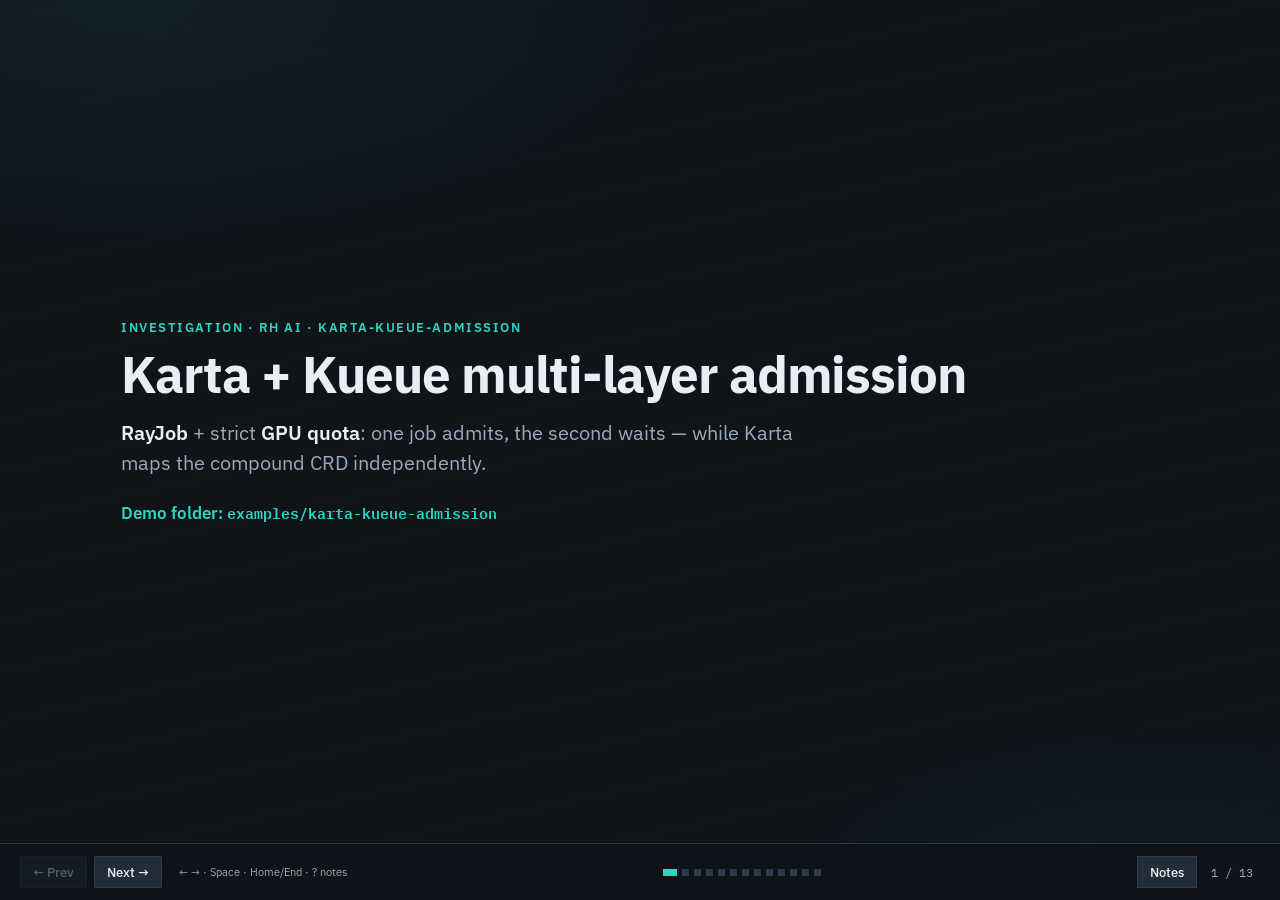
<file: examples/karta-kueue-admission/presentation/index.html>
<!DOCTYPE html>
<html lang="en">
<head>
  <meta charset="UTF-8" />
  <meta name="viewport" content="width=device-width, initial-scale=1" />
  <title>Karta + Kueue Multi-Layer Admission</title>
  <link rel="preconnect" href="https://fonts.googleapis.com" />
  <link rel="preconnect" href="https://fonts.gstatic.com" crossorigin />
  <link href="https://fonts.googleapis.com/css2?family=IBM+Plex+Sans:wght@400;500;600;700&family=IBM+Plex+Mono:wght@400;500&display=swap" rel="stylesheet" />
  <style>
    :root {
      --bg: #0f1419;
      --bg-elevated: #1a222c;
      --bg-panel: #232d3a;
      --fg: #e8eef4;
      --fg-muted: #9aabbc;
      --accent: #2dd4bf;
      --accent-dim: #14b8a6;
      --warn: #f59e0b;
      --admit: #34d399;
      --queued: #fbbf24;
      --rh: #ee0000;
      --runai: #3d8b5a;
      --border: #2e3a48;
      --slide-pad: clamp(1.5rem, 4vw, 3.5rem);
      --font: "IBM Plex Sans", "Segoe UI", sans-serif;
      --mono: "IBM Plex Mono", ui-monospace, monospace;
    }

    *, *::before, *::after { box-sizing: border-box; margin: 0; padding: 0; }

    html, body {
      height: 100%;
      background: var(--bg);
      color: var(--fg);
      font-family: var(--font);
      overflow: hidden;
    }

    body::before {
      content: "";
      position: fixed;
      inset: 0;
      pointer-events: none;
      z-index: 0;
      background:
        radial-gradient(ellipse 80% 50% at 10% 0%, rgba(45, 212, 191, 0.07), transparent 55%),
        radial-gradient(ellipse 60% 40% at 90% 100%, rgba(20, 184, 166, 0.05), transparent 50%),
        repeating-linear-gradient(
          -12deg,
          transparent,
          transparent 48px,
          rgba(255, 255, 255, 0.012) 48px,
          rgba(255, 255, 255, 0.012) 49px
        );
    }

    .deck { position: relative; z-index: 1; height: 100%; width: 100%; }

    .slide {
      position: absolute;
      inset: 0;
      display: flex;
      flex-direction: column;
      justify-content: center;
      padding: var(--slide-pad);
      padding-bottom: calc(var(--slide-pad) + 3.5rem);
      opacity: 0;
      visibility: hidden;
      transform: translateX(1.5rem);
      transition: opacity 0.35s ease, transform 0.35s ease, visibility 0.35s;
      max-width: 1140px;
      margin: 0 auto;
      width: 100%;
    }

    .slide.active { opacity: 1; visibility: visible; transform: translateX(0); }
    .slide.prev-out { transform: translateX(-1.5rem); }

    .eyebrow {
      font-size: 0.8rem;
      font-weight: 600;
      letter-spacing: 0.12em;
      text-transform: uppercase;
      color: var(--accent);
      margin-bottom: 0.6rem;
    }

    h1 {
      font-size: clamp(2rem, 4.2vw, 3.2rem);
      font-weight: 700;
      line-height: 1.15;
      letter-spacing: -0.02em;
      margin-bottom: 0.85rem;
    }

    h2 {
      font-size: clamp(1.55rem, 3.2vw, 2.35rem);
      font-weight: 700;
      line-height: 1.2;
      letter-spacing: -0.02em;
      margin-bottom: 1rem;
    }

    .lede {
      font-size: clamp(1rem, 1.8vw, 1.25rem);
      color: var(--fg-muted);
      line-height: 1.5;
      max-width: 44rem;
    }

    .lede strong { color: var(--fg); font-weight: 600; }

    a.link {
      color: var(--accent);
      text-decoration: underline;
      text-underline-offset: 3px;
    }

    ul.bullets {
      list-style: none;
      margin-top: 1rem;
      display: flex;
      flex-direction: column;
      gap: 0.7rem;
    }

    ul.bullets li {
      font-size: clamp(0.98rem, 1.6vw, 1.15rem);
      line-height: 1.4;
      padding-left: 1.25rem;
      position: relative;
    }

    ul.bullets li::before {
      content: "";
      position: absolute;
      left: 0;
      top: 0.5em;
      width: 0.45rem;
      height: 0.45rem;
      background: var(--accent);
    }

    ul.bullets li code,
    .mono,
    code {
      font-family: var(--mono);
      font-size: 0.9em;
      color: var(--accent);
    }

    .answer-yes {
      display: inline-block;
      margin-top: 1.25rem;
      font-size: clamp(1.75rem, 3.5vw, 2.6rem);
      font-weight: 700;
      color: var(--accent);
    }

    .answer-nuance {
      margin-top: 0.75rem;
      font-size: clamp(1rem, 1.7vw, 1.15rem);
      color: var(--fg-muted);
      max-width: 42rem;
      line-height: 1.45;
    }

    .question-box {
      margin-top: 1.25rem;
      padding: 1.1rem 1.35rem;
      background: var(--bg-elevated);
      border-left: 4px solid var(--accent);
      font-size: clamp(1.05rem, 2vw, 1.3rem);
      line-height: 1.45;
      font-style: italic;
      max-width: 42rem;
    }

    .layers {
      display: flex;
      flex-direction: column;
      gap: 0.55rem;
      margin-top: 1.25rem;
      max-width: 38rem;
    }

    .layer {
      display: grid;
      grid-template-columns: 5.5rem 1fr;
      gap: 1rem;
      align-items: center;
      padding: 0.8rem 1rem;
      background: var(--bg-elevated);
      border: 1px solid var(--border);
    }

    .layer-num {
      font-family: var(--mono);
      font-size: 0.7rem;
      font-weight: 500;
      letter-spacing: 0.06em;
      color: var(--accent);
    }

    .layer-body strong { display: block; font-size: 1rem; margin-bottom: 0.1rem; }
    .layer-body span { font-size: 0.85rem; color: var(--fg-muted); }

    .obj-grid {
      display: grid;
      grid-template-columns: repeat(3, 1fr);
      gap: 0.55rem;
      margin-top: 0.75rem;
    }

    .obj-card {
      padding: 0.65rem 0.8rem;
      background: var(--bg-elevated);
      border: 1px solid var(--border);
      border-top: 3px solid var(--accent-dim);
    }

    .obj-card.layer1 { border-top-color: #60a5fa; }
    .obj-card.layer2 { border-top-color: var(--accent); }
    .obj-card.layer3 { border-top-color: #c084fc; }
    .obj-card.app { border-top-color: var(--admit); }

    .obj-card .kind {
      font-family: var(--mono);
      font-size: 0.6rem;
      color: var(--fg-muted);
      letter-spacing: 0.04em;
      text-transform: uppercase;
      margin-bottom: 0.2rem;
      display: flex;
      justify-content: space-between;
      gap: 0.4rem;
    }

    .obj-card .layer-badge {
      font-size: 0.55rem;
      letter-spacing: 0.05em;
      color: var(--fg);
      opacity: 0.7;
      text-transform: uppercase;
    }

    .obj-card .name {
      font-family: var(--mono);
      font-size: 0.82rem;
      font-weight: 500;
      color: var(--accent);
    }

    .obj-card .role {
      font-size: 0.75rem;
      color: var(--fg-muted);
      margin-top: 0.25rem;
      line-height: 1.35;
    }

    .obj-card .role code {
      font-family: var(--mono);
      font-size: 0.85em;
      color: var(--accent);
    }

    .install-split {
      display: grid;
      grid-template-columns: 1fr 1fr;
      gap: 0.65rem;
      margin-top: 0.7rem;
    }

    .install-box {
      padding: 0.6rem 0.8rem;
      background: var(--bg-elevated);
      border: 1px solid var(--border);
      font-size: 0.78rem;
      line-height: 1.4;
      color: var(--fg-muted);
    }

    .install-box strong {
      display: block;
      font-size: 0.7rem;
      letter-spacing: 0.06em;
      text-transform: uppercase;
      color: var(--fg);
      margin-bottom: 0.3rem;
    }

    .timeline {
      display: grid;
      grid-template-columns: 1fr auto 1fr;
      gap: 0.85rem;
      align-items: stretch;
      margin-top: 1.4rem;
      max-width: 44rem;
    }

    .tl-job {
      padding: 1rem 1.1rem;
      background: var(--bg-elevated);
      border: 1px solid var(--border);
    }

    .tl-job.admit { border-top: 3px solid var(--admit); }
    .tl-job.queued { border-top: 3px solid var(--queued); }

    .tl-job .label {
      font-family: var(--mono);
      font-size: 0.75rem;
      margin-bottom: 0.4rem;
    }

    .tl-job.admit .label { color: var(--admit); }
    .tl-job.queued .label { color: var(--queued); }
    .tl-job .status { font-size: 1.25rem; font-weight: 700; }
    .tl-job p { font-size: 0.85rem; color: var(--fg-muted); margin-top: 0.35rem; line-height: 1.4; }

    .tl-arrow {
      display: flex;
      flex-direction: column;
      align-items: center;
      justify-content: center;
      color: var(--fg-muted);
      font-size: 0.7rem;
      text-align: center;
      gap: 0.25rem;
    }

    .tl-arrow span { font-size: 1.35rem; color: var(--accent); }

    .paths {
      display: grid;
      gap: 0.5rem;
      margin-top: 1.15rem;
      max-width: 42rem;
    }

    .path-row {
      display: grid;
      grid-template-columns: 9rem 1fr;
      gap: 0.65rem;
      padding: 0.6rem 0.9rem;
      background: var(--bg-elevated);
      border: 1px solid var(--border);
      font-size: 0.9rem;
    }

    .path-row .what { color: var(--fg-muted); font-weight: 500; }
    .path-row code { font-family: var(--mono); font-size: 0.82rem; color: var(--accent); word-break: break-all; }

    .compare {
      display: grid;
      grid-template-columns: 1fr 1fr;
      gap: 0.85rem;
      margin-top: 1.15rem;
      max-width: 50rem;
    }

    .compare-col {
      padding: 0.95rem 1.1rem;
      background: var(--bg-elevated);
      border: 1px solid var(--border);
    }

    .compare-col h3 {
      font-size: 0.95rem;
      font-weight: 600;
      margin-bottom: 0.65rem;
      color: var(--accent);
    }

    .compare-col.runai-col { border-top: 3px solid var(--runai); }
    .compare-col.rh-col { border-top: 3px solid var(--rh); }

    .compare-col ul {
      list-style: none;
      display: flex;
      flex-direction: column;
      gap: 0.4rem;
    }

    .compare-col li {
      font-size: 0.88rem;
      line-height: 1.35;
      padding-left: 0.9rem;
      position: relative;
      color: var(--fg-muted);
    }

    .compare-col li::before {
      content: "·";
      position: absolute;
      left: 0;
      color: var(--accent);
      font-weight: 700;
    }

    .stack-grid {
      display: grid;
      grid-template-columns: 1fr 1fr;
      gap: 0.85rem;
      margin-top: 1rem;
    }

    .stack {
      background: var(--bg-elevated);
      border: 1px solid var(--border);
      padding: 0.85rem;
    }

    .stack h3 {
      font-size: 0.85rem;
      font-weight: 700;
      margin-bottom: 0.65rem;
      padding-bottom: 0.45rem;
      border-bottom: 1px solid var(--border);
    }

    .stack.runai h3 { color: #6ee7a8; }
    .stack.openshift h3 { color: #f87171; }

    .stack-layer {
      font-size: 0.78rem;
      line-height: 1.35;
      padding: 0.45rem 0.55rem;
      margin-bottom: 0.35rem;
      background: var(--bg-panel);
      border-left: 3px solid var(--border);
      color: var(--fg-muted);
    }

    .stack-layer strong {
      display: block;
      color: var(--fg);
      font-size: 0.72rem;
      letter-spacing: 0.04em;
      text-transform: uppercase;
      margin-bottom: 0.15rem;
    }

    .stack.runai .stack-layer { border-left-color: var(--runai); }
    .stack.openshift .stack-layer { border-left-color: var(--rh); }

    .wiring {
      display: flex;
      flex-wrap: wrap;
      justify-content: center;
      gap: 0.65rem;
      margin-top: 1.4rem;
      max-width: 48rem;
    }

    .wire-node {
      flex: 1 1 130px;
      min-width: 130px;
      padding: 0.9rem;
      background: var(--bg-elevated);
      border: 1px solid var(--border);
      text-align: center;
    }

    .wire-node .layer-tag {
      font-size: 0.65rem;
      letter-spacing: 0.08em;
      text-transform: uppercase;
      color: var(--fg-muted);
      margin-bottom: 0.35rem;
    }

    .wire-node code {
      font-family: var(--mono);
      font-size: 0.8rem;
      color: var(--accent);
      display: block;
      word-break: break-all;
    }

    .wire-hint {
      margin-top: 1.1rem;
      font-size: 0.95rem;
      color: var(--warn);
      max-width: 42rem;
      line-height: 1.4;
    }

    .role-table {
      width: 100%;
      border-collapse: collapse;
      margin-top: 1rem;
      font-size: 0.85rem;
    }

    .role-table th,
    .role-table td {
      text-align: left;
      padding: 0.65rem 0.75rem;
      border: 1px solid var(--border);
      vertical-align: top;
      line-height: 1.35;
    }

    .role-table th {
      background: var(--bg-panel);
      font-size: 0.75rem;
      letter-spacing: 0.05em;
      text-transform: uppercase;
      color: var(--accent);
      font-weight: 600;
    }

    .role-table td { color: var(--fg-muted); background: var(--bg-elevated); }
    .role-table td:first-child { color: var(--fg); font-weight: 600; width: 18%; }

    .callout {
      margin-top: 1rem;
      padding: 0.9rem 1.1rem;
      background: var(--bg-elevated);
      border-left: 4px solid var(--accent);
      font-size: 0.95rem;
      line-height: 1.45;
      color: var(--fg-muted);
      max-width: 48rem;
    }

    .callout strong { color: var(--fg); }

    .frac-grid {
      display: grid;
      grid-template-columns: repeat(3, 1fr);
      gap: 0.65rem;
      margin-top: 1rem;
    }

    .frac-card {
      padding: 0.85rem 0.95rem;
      background: var(--bg-elevated);
      border: 1px solid var(--border);
      border-top: 3px solid var(--accent-dim);
    }

    .frac-card h3 {
      font-size: 0.95rem;
      font-weight: 700;
      margin-bottom: 0.4rem;
    }

    .frac-card p {
      font-size: 0.8rem;
      color: var(--fg-muted);
      line-height: 1.4;
    }

    .qa-list {
      list-style: none;
      margin-top: 0.85rem;
      display: flex;
      flex-direction: column;
      gap: 0.75rem;
      max-width: 50rem;
    }

    .qa-list li {
      padding: 0.75rem 0.95rem;
      background: var(--bg-elevated);
      border: 1px solid var(--border);
    }

    .qa-list .q {
      font-size: 0.8rem;
      font-weight: 600;
      color: var(--accent);
      margin-bottom: 0.3rem;
    }

    .qa-list .a {
      font-size: 0.9rem;
      color: var(--fg-muted);
      line-height: 1.4;
    }

    .qa-list .a strong { color: var(--fg); }

    .plan-boxes {
      display: grid;
      grid-template-columns: 1fr 1fr;
      gap: 0.75rem;
      margin-top: 1rem;
    }

    .plan-box {
      padding: 0.9rem 1rem;
      background: var(--bg-elevated);
      border: 1px solid var(--border);
    }

    .plan-box.recommended { border-top: 3px solid var(--admit); }
    .plan-box.alt { border-top: 3px solid var(--queued); }

    .plan-box h3 {
      font-size: 0.85rem;
      font-weight: 700;
      margin-bottom: 0.45rem;
    }

    .plan-box p {
      font-size: 0.85rem;
      color: var(--fg-muted);
      line-height: 1.4;
    }

    .takeaways {
      list-style: none;
      margin-top: 1rem;
      display: flex;
      flex-direction: column;
      gap: 0.75rem;
      max-width: 48rem;
      counter-reset: take;
    }

    .takeaways li {
      display: grid;
      grid-template-columns: 2rem 1fr;
      gap: 0.85rem;
      align-items: start;
      counter-increment: take;
    }

    .takeaways li::before {
      content: counter(take);
      font-family: var(--mono);
      font-weight: 600;
      font-size: 1rem;
      color: var(--accent);
      line-height: 1.4;
    }

    .takeaways li span {
      font-size: clamp(0.95rem, 1.5vw, 1.1rem);
      line-height: 1.4;
    }

    .tagline {
      margin-top: 1.35rem;
      padding-top: 1rem;
      border-top: 1px solid var(--border);
      font-size: 1.05rem;
      font-weight: 600;
      color: var(--accent);
      max-width: 44rem;
      line-height: 1.4;
    }

    .chrome {
      position: fixed;
      bottom: 0;
      left: 0;
      right: 0;
      z-index: 10;
      display: flex;
      align-items: center;
      justify-content: space-between;
      gap: 0.75rem;
      padding: 0.75rem 1.25rem;
      background: rgba(15, 20, 25, 0.92);
      border-top: 1px solid var(--border);
      backdrop-filter: blur(8px);
    }

    .chrome-left,
    .chrome-right {
      display: flex;
      align-items: center;
      gap: 0.45rem;
    }

    .chrome button {
      font-family: var(--font);
      font-size: 0.8rem;
      font-weight: 500;
      color: var(--fg);
      background: var(--bg-panel);
      border: 1px solid var(--border);
      padding: 0.4rem 0.75rem;
      cursor: pointer;
    }

    .chrome button:hover:not(:disabled) {
      border-color: var(--accent);
      color: var(--accent);
    }

    .chrome button:disabled { opacity: 0.35; cursor: not-allowed; }

    .dots {
      display: flex;
      gap: 0.3rem;
      align-items: center;
      flex-wrap: wrap;
      justify-content: center;
      max-width: 40%;
    }

    .dots button {
      width: 0.45rem;
      height: 0.45rem;
      padding: 0;
      border-radius: 0;
      background: var(--border);
      border: none;
    }

    .dots button.active {
      background: var(--accent);
      width: 0.9rem;
    }

    .counter {
      font-family: var(--mono);
      font-size: 0.75rem;
      color: var(--fg-muted);
      min-width: 3.5rem;
      text-align: center;
    }

    .hint-keys {
      font-size: 0.7rem;
      color: var(--fg-muted);
      display: none;
    }

    @media (min-width: 900px) {
      .hint-keys { display: inline; margin-left: 0.6rem; }
    }

    .notes-panel {
      position: fixed;
      left: 0;
      right: 0;
      bottom: 3.2rem;
      z-index: 9;
      max-height: 28vh;
      overflow-y: auto;
      padding: 0.9rem 1.25rem;
      background: var(--bg-panel);
      border-top: 1px solid var(--border);
      font-size: 0.85rem;
      line-height: 1.45;
      color: var(--fg-muted);
      display: none;
    }

    .notes-panel.visible { display: block; }

    .notes-panel .notes-label {
      font-size: 0.65rem;
      letter-spacing: 0.1em;
      text-transform: uppercase;
      color: var(--accent);
      margin-bottom: 0.35rem;
    }

    body.notes-open .slide {
      padding-bottom: calc(var(--slide-pad) + 3.5rem + 28vh);
    }

    @media (max-width: 800px) {
      .obj-grid, .frac-grid, .stack-grid, .plan-boxes, .compare { grid-template-columns: 1fr; }
      .install-split { grid-template-columns: 1fr; }
      .timeline { grid-template-columns: 1fr; }
      .tl-arrow { transform: rotate(90deg); }
      .path-row { grid-template-columns: 1fr; }
      .role-table { font-size: 0.75rem; }
    }
  </style>
</head>
<body>
  <div class="deck" id="deck" aria-live="polite">

<!-- 1. Title -->
    <section class="slide active" data-notes="Three-layer stack focused on RayJob + GPU quota. Distinct from grove-kueue (batch Job) and kueue-dra (DRA claims).">
      <p class="eyebrow">Investigation · RH AI · karta-kueue-admission</p>
      <h1>Karta + Kueue multi-layer admission</h1>
      <p class="lede"><strong>RayJob</strong> + strict <strong>GPU quota</strong>: one job admits, the second waits — while Karta maps the compound CRD independently.</p>
      <p class="tagline" style="border: none; padding-top: 0; margin-top: 1.5rem;">
        Demo folder: <code class="mono">examples/karta-kueue-admission</code>
      </p>
    </section>

    <!-- 2. Questions -->
    <section class="slide" data-notes="Two Jira questions from README. Answer both up front.">
      <p class="eyebrow">Roadmap questions</p>
      <h2>Kueue fit + RH AI direction</h2>
      <ul class="qa-list">
        <li>
          <div class="q">Can Karta work with Kueue?</div>
          <div class="a"><strong>Yes.</strong> RayJobs labeled <code>kueue.x-k8s.io/queue-name</code> are admitted against a ClusterQueue; Karta maps the CRD independently.</div>
        </li>
        <li>
          <div class="q">How does it fit the RH AI roadmap?</div>
          <div class="a">Aligns with <strong>WG WAS / KEP-6012</strong>: Karta’s <code>gangScheduling.podGroups</code> is the portable hierarchy admission and placement can share.</div>
        </li>
      </ul>
    </section>

    <!-- 3. Three layers -->
    <section class="slide" data-notes="Core mental model for the walkthrough.">
      <p class="eyebrow">Mental model</p>
      <h2>Three steps, three owners</h2>
      <div class="layers">
        <div class="layer">
          <div class="layer-num">STEP 1</div>
          <div class="layer-body">
            <strong>Admission — Kueue</strong>
            <span>LocalQueue / ClusterQueue with GPU quota</span>
          </div>
        </div>
        <div class="layer">
          <div class="layer-num">STEP 2</div>
          <div class="layer-body">
            <strong>Translation — Karta</strong>
            <span>Head/worker paths + PodGroup hints</span>
          </div>
        </div>
        <div class="layer">
          <div class="layer-num">STEP 3</div>
          <div class="layer-body">
            <strong>Placement — kube-scheduler / KAI</strong>
            <span>Binds admitted pods (pluggable)</span>
          </div>
        </div>
      </div>
    </section>

    <!-- 4. Objective -->
    <section class="slide" data-notes="Stakeholder punchline: Pending vs Admitted without a custom Ray↔Kueue Go bridge.">
      <p class="eyebrow">Objective</p>
      <h2>Exceed quota → Workload Pending</h2>
      <div class="callout">
        Show that exceeding GPU quota leaves a Workload <strong>Pending</strong> (queued), while the admitted RayJob proceeds through Karta-described structure into placement — <strong>without</strong> a custom Ray↔Kueue Go bridge.
      </div>
    </section>

    <!-- 5. Chart inventory -->
    <section class="slide" data-notes="Quota is nvidia.com/gpu: 1. Two RayJobs each ask for 1.">
      <p class="eyebrow">This Helm demo</p>
      <h2>What the chart builds</h2>
      <div class="obj-grid">
        <div class="obj-card layer2">
          <div class="kind"><span>Karta</span><span class="layer-badge">L2</span></div>
          <div class="name">admit-ray-io-rayjob-v1</div>
          <div class="role">Compound RayJob map</div>
        </div>
        <div class="obj-card layer1">
          <div class="kind"><span>ResourceFlavor</span><span class="layer-badge">L1</span></div>
          <div class="name">gpu-flavor</div>
          <div class="role">Capacity pool</div>
        </div>
        <div class="obj-card layer1">
          <div class="kind"><span>ClusterQueue</span><span class="layer-badge">L1</span></div>
          <div class="name">gpu-cluster-queue</div>
          <div class="role"><code>nvidia.com/gpu: 1</code></div>
        </div>
        <div class="obj-card layer1">
          <div class="kind"><span>LocalQueue</span><span class="layer-badge">L1</span></div>
          <div class="name">gpu-local-queue</div>
          <div class="role">Both RayJobs opt in</div>
        </div>
        <div class="obj-card app">
          <div class="kind"><span>RayJob</span><span class="layer-badge">App</span></div>
          <div class="name">rayjob-gpu-admit</div>
          <div class="role">Takes the GPU slot</div>
        </div>
        <div class="obj-card app">
          <div class="kind"><span>RayJob</span><span class="layer-badge">App</span></div>
          <div class="name">rayjob-gpu-queued</div>
          <div class="role">Exceeds quota → Pending</div>
        </div>
      </div>
    </section>

    <!-- 6. Admit vs queue -->
    <section class="slide" data-notes="Same story as kueue-dra Finding 1, but with nvidia.com/gpu and RayJob.">
      <p class="eyebrow">Step 1 · Admission</p>
      <h2>One GPU slot · two RayJobs</h2>
      <div class="timeline">
        <div class="tl-job admit">
          <div class="label">rayjob-gpu-admit</div>
          <div class="status">Admitted</div>
          <p>Takes the only <code class="mono">nvidia.com/gpu</code> slot.</p>
        </div>
        <div class="tl-arrow"><span>→</span>quota = 1</div>
        <div class="tl-job queued">
          <div class="label">rayjob-gpu-queued</div>
          <div class="status">Pending</div>
          <p>Waits until the first releases quota.</p>
        </div>
      </div>
      <ul class="bullets">
        <li>GPU nodes optional — queuing is proven via <strong>quota</strong>.</li>
        <li>Pods may stay Pending at Layer 3 without real GPUs; that still proves the split.</li>
      </ul>
    </section>

    <!-- 7. Translation -->
    <section class="slide" data-notes="Layer 2 independent of admission. Same map shape as compound-crd showcase.">
      <p class="eyebrow">Step 2 · Translation</p>
      <h2>Karta maps Ray independently</h2>
      <div class="paths">
        <div class="path-row"><span class="what">Head</span><code>.spec.rayClusterSpec.headGroupSpec.template</code></div>
        <div class="path-row"><span class="what">Workers</span><code>.spec.rayClusterSpec.workerGroupSpecs[].template</code></div>
        <div class="path-row"><span class="what">Suspend</span><code>.spec.suspend</code></div>
        <div class="path-row"><span class="what">Gang</span><code>ray.io/cluster</code> (head + worker)</div>
      </div>
      <ul class="bullets">
        <li>No custom Ray↔Kueue Go bridge — queue label + Kueue framework enablement.</li>
        <li><code>optimizationInstructions.gangScheduling</code> tracks CompositePodGroup shape.</li>
      </ul>
    </section>

    <!-- 8. Placement -->
    <section class="slide" data-notes="After admission KubeRay creates pods; scheduler is pluggable.">
      <p class="eyebrow">Step 3 · Placement</p>
      <h2>Scheduler stays pluggable</h2>
      <div class="compare">
        <div class="compare-col rh-col">
          <h3>This demo default</h3>
          <ul>
            <li>kube-scheduler / OpenShift default</li>
            <li>After Kueue unsuspends</li>
            <li>KubeRay creates head/worker pods</li>
          </ul>
        </div>
        <div class="compare-col">
          <h3>Optional later</h3>
          <ul>
            <li>KAI for topology-aware GPUs</li>
            <li>Same Karta map · same Kueue quota</li>
            <li>Change placement, not translation</li>
          </ul>
        </div>
      </div>
    </section>

    <!-- 9. Kueue Ray enablement -->
    <section class="slide" data-notes="Footgun: Kueue needs ray.io/rayjob in integrations. scripts/kueue-values.yaml.">
      <p class="eyebrow">Operational note</p>
      <h2>Enable RayJob in Kueue</h2>
      <div class="callout">
        Install uses <code>scripts/kueue-values.yaml</code> so Kueue’s <strong>RayJob framework integration</strong> is on. Without it, queue labels alone will not create Workloads.
      </div>
      <ul class="bullets">
        <li>Operators: Karta + KubeRay + Kueue (with Ray integration)</li>
        <li>Sibling <code>karta-kueue-dra</code> uses DRA logical GPUs instead of <code>nvidia.com/gpu</code></li>
      </ul>
    </section>

    <!-- 10. Walkthrough -->
    <section class="slide" data-notes="Live demo sequence matching README.">
      <p class="eyebrow">Hands-on</p>
      <h2>Stakeholder walkthrough</h2>
      <div class="install-split">
        <div class="install-box">
          <strong>1. Operators</strong>
          <code class="mono">./scripts/install-operators.sh</code>
        </div>
        <div class="install-box">
          <strong>2. Chart</strong>
          <code class="mono">helm upgrade --install admit . -n admit --create-namespace</code>
        </div>
      </div>
      <ul class="bullets">
        <li><code>oc get workloads -n admit</code> — one Admitted, one Pending</li>
        <li><code>oc get karta admit-ray-io-rayjob-v1 -o yaml</code> — Layer 2 contract</li>
        <li>Release quota: <code>oc delete rayjob rayjob-gpu-admit -n admit</code></li>
      </ul>
    </section>

    <!-- 11. vs siblings -->
    <section class="slide" data-notes="Positioning table vs other examples.">
      <p class="eyebrow">Sibling demos</p>
      <h2>How this differs</h2>
      <table class="role-table">
        <thead>
          <tr><th>Example</th><th>Workload</th><th>Quota shape</th></tr>
        </thead>
        <tbody>
          <tr>
            <td>karta-kueue-admission</td>
            <td>RayJob</td>
            <td><code>nvidia.com/gpu</code></td>
          </tr>
          <tr>
            <td>karta-kueue-dra</td>
            <td>batch Job</td>
            <td>DRA → <code>example.com/gpu</code></td>
          </tr>
          <tr>
            <td>karta-grove-kueue</td>
            <td>Job + Grove PCS</td>
            <td>CPU/mem style queue</td>
          </tr>
          <tr>
            <td>karta-rayjob-compound-crd</td>
            <td>RayJob</td>
            <td>No Kueue — map only</td>
          </tr>
        </tbody>
      </table>
    </section>

    <!-- 12. Roadmap -->
    <section class="slide" data-notes="Close with RH AI direction.">
      <p class="eyebrow">RH AI roadmap</p>
      <h2>What to standardize on</h2>
      <div class="plan-boxes">
        <div class="plan-box recommended">
          <h3>Layer split</h3>
          <p>Admission in Kueue · translation in Karta · placement pluggable. Share PodGroup language via KEP-6012.</p>
        </div>
        <div class="plan-box alt">
          <h3>Inspired by Karta</h3>
          <p>Long-term: emit native Kueue Workloads from maps — not only coexist via labels.</p>
        </div>
      </div>
    </section>

    <!-- 13. Takeaways -->
    <section class="slide" data-notes="Four takeaways. Offer to delete admit job live to show queued promotion.">
      <p class="eyebrow">Takeaways</p>
      <h2>What to remember</h2>
      <ol class="takeaways">
        <li><span><strong>Yes, Karta works with Kueue</strong> — RayJobs queue on GPU quota without a Go bridge.</span></li>
        <li><span><strong>Admit vs Pending</strong> proves Layer 1; Karta still supplies Layer 2 structure.</span></li>
        <li><span><strong>Gang hints</strong> in the map track WG WAS / KEP-6012 CompositePodGroup.</span></li>
        <li><span>Placement stays <strong>pluggable</strong> — default-scheduler or KAI after admission.</span></li>
      </ol>
      <p class="tagline">Admit · map · place — three owners, one RayJob.</p>
    </section>
  </div>

  <div class="notes-panel" id="notesPanel" aria-hidden="true">
    <div class="notes-label">Speaker notes</div>
    <div id="notesText"></div>
  </div>

  <nav class="chrome" aria-label="Presentation controls">
    <div class="chrome-left">
      <button type="button" id="btnPrev" aria-label="Previous slide">← Prev</button>
      <button type="button" id="btnNext" aria-label="Next slide">Next →</button>
      <span class="hint-keys">← → · Space · Home/End · ? notes</span>
    </div>
    <div class="dots" id="dots" role="tablist" aria-label="Slides"></div>
    <div class="chrome-right">
      <button type="button" id="btnNotes" aria-pressed="false" title="Toggle speaker notes (?)">Notes</button>
      <span class="counter" id="counter" aria-live="polite">1 / 13</span>
    </div>
  </nav>

  <script>
    (function () {
      const slides = Array.from(document.querySelectorAll(".slide"));
      const total = slides.length;
      const counter = document.getElementById("counter");
      const dotsEl = document.getElementById("dots");
      const btnPrev = document.getElementById("btnPrev");
      const btnNext = document.getElementById("btnNext");
      const btnNotes = document.getElementById("btnNotes");
      const notesPanel = document.getElementById("notesPanel");
      const notesText = document.getElementById("notesText");
      let index = 0;
      let notesOpen = false;

      slides.forEach((_, i) => {
        const b = document.createElement("button");
        b.type = "button";
        b.setAttribute("role", "tab");
        b.setAttribute("aria-label", "Go to slide " + (i + 1));
        b.addEventListener("click", () => go(i));
        dotsEl.appendChild(b);
      });

      const dots = Array.from(dotsEl.querySelectorAll("button"));

      function go(n) {
        if (n < 0 || n >= total) return;
        slides[index].classList.remove("active");
        index = n;
        slides.forEach((s, i) => s.classList.toggle("active", i === index));
        counter.textContent = (index + 1) + " / " + total;
        dots.forEach((d, i) => d.classList.toggle("active", i === index));
        btnPrev.disabled = index === 0;
        btnNext.disabled = index === total - 1;
        notesText.textContent = slides[index].dataset.notes || "";
        history.replaceState(null, "", "#" + (index + 1));
      }

      function toggleNotes() {
        notesOpen = !notesOpen;
        notesPanel.classList.toggle("visible", notesOpen);
        notesPanel.setAttribute("aria-hidden", notesOpen ? "false" : "true");
        btnNotes.setAttribute("aria-pressed", notesOpen ? "true" : "false");
        document.body.classList.toggle("notes-open", notesOpen);
      }

      btnPrev.addEventListener("click", () => go(index - 1));
      btnNext.addEventListener("click", () => go(index + 1));
      btnNotes.addEventListener("click", toggleNotes);

      document.addEventListener("keydown", (e) => {
        if (e.target.matches("input, textarea")) return;
        switch (e.key) {
          case "ArrowRight":
          case " ":
          case "PageDown":
            e.preventDefault();
            go(index + 1);
            break;
          case "ArrowLeft":
          case "PageUp":
            e.preventDefault();
            go(index - 1);
            break;
          case "Home":
            e.preventDefault();
            go(0);
            break;
          case "End":
            e.preventDefault();
            go(total - 1);
            break;
          case "?":
          case "n":
          case "N":
            e.preventDefault();
            toggleNotes();
            break;
        }
      });

      const hash = parseInt(location.hash.replace("#", ""), 10);
      go(hash >= 1 && hash <= total ? hash - 1 : 0);
    })();
  </script>
</body>
</html>
</file>
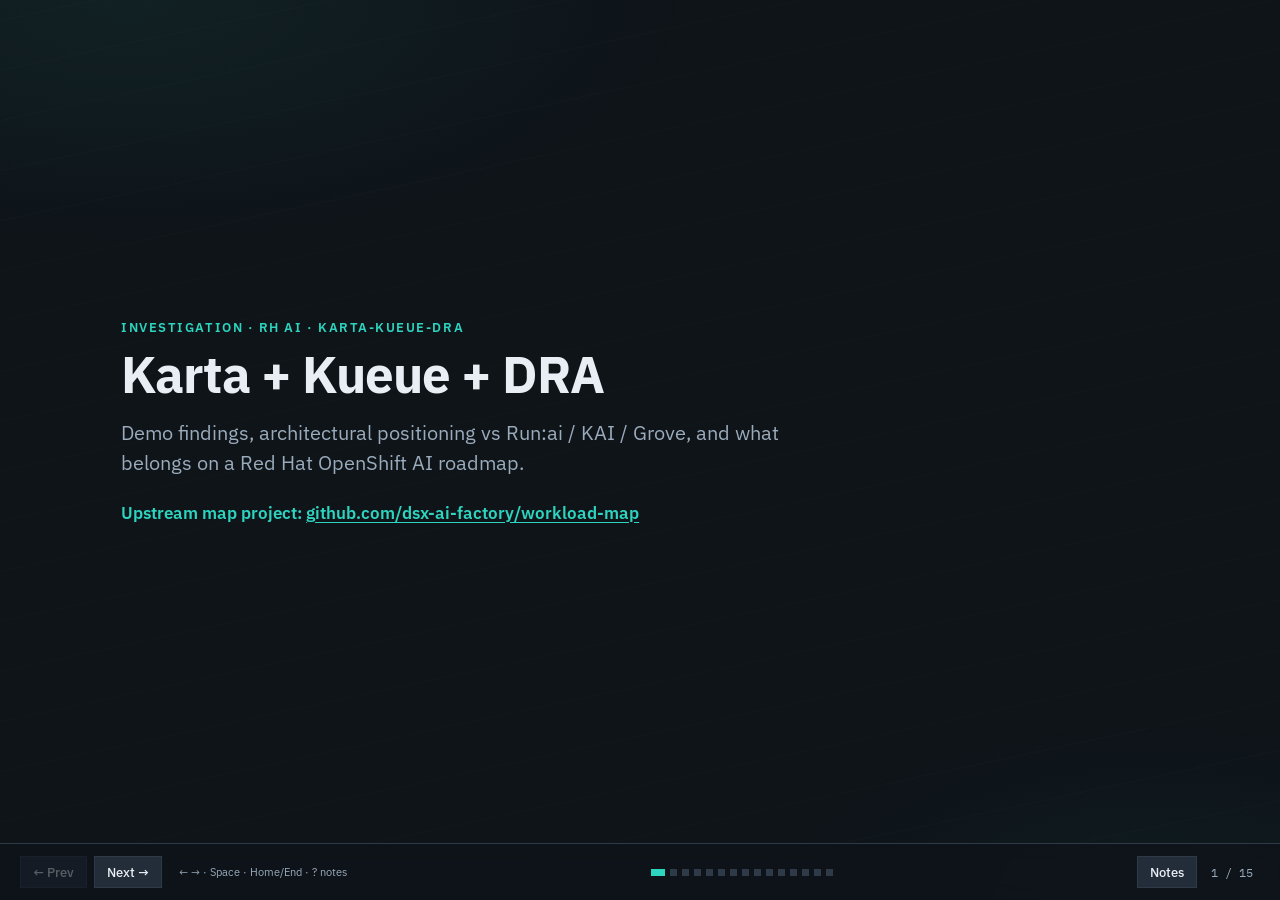
<file: examples/karta-kueue-dra/presentation/index.html>
<!DOCTYPE html>
<html lang="en">
<head>
  <meta charset="UTF-8" />
  <meta name="viewport" content="width=device-width, initial-scale=1" />
  <title>Karta + Kueue + DRA — Investigation Findings</title>
  <link rel="preconnect" href="https://fonts.googleapis.com" />
  <link rel="preconnect" href="https://fonts.gstatic.com" crossorigin />
  <link href="https://fonts.googleapis.com/css2?family=IBM+Plex+Sans:wght@400;500;600;700&family=IBM+Plex+Mono:wght@400;500&display=swap" rel="stylesheet" />
  <style>
    :root {
      --bg: #0f1419;
      --bg-elevated: #1a222c;
      --bg-panel: #232d3a;
      --fg: #e8eef4;
      --fg-muted: #9aabbc;
      --accent: #2dd4bf;
      --accent-dim: #14b8a6;
      --warn: #f59e0b;
      --admit: #34d399;
      --queued: #fbbf24;
      --rh: #ee0000;
      --runai: #3d8b5a;
      --border: #2e3a48;
      --slide-pad: clamp(1.5rem, 4vw, 3.5rem);
      --font: "IBM Plex Sans", "Segoe UI", sans-serif;
      --mono: "IBM Plex Mono", ui-monospace, monospace;
    }

    *, *::before, *::after { box-sizing: border-box; margin: 0; padding: 0; }

    html, body {
      height: 100%;
      background: var(--bg);
      color: var(--fg);
      font-family: var(--font);
      overflow: hidden;
    }

    body::before {
      content: "";
      position: fixed;
      inset: 0;
      pointer-events: none;
      z-index: 0;
      background:
        radial-gradient(ellipse 80% 50% at 10% 0%, rgba(45, 212, 191, 0.07), transparent 55%),
        radial-gradient(ellipse 60% 40% at 90% 100%, rgba(20, 184, 166, 0.05), transparent 50%),
        repeating-linear-gradient(
          -12deg,
          transparent,
          transparent 48px,
          rgba(255, 255, 255, 0.012) 48px,
          rgba(255, 255, 255, 0.012) 49px
        );
    }

    .deck { position: relative; z-index: 1; height: 100%; width: 100%; }

    .slide {
      position: absolute;
      inset: 0;
      display: flex;
      flex-direction: column;
      justify-content: center;
      padding: var(--slide-pad);
      padding-bottom: calc(var(--slide-pad) + 3.5rem);
      opacity: 0;
      visibility: hidden;
      transform: translateX(1.5rem);
      transition: opacity 0.35s ease, transform 0.35s ease, visibility 0.35s;
      max-width: 1140px;
      margin: 0 auto;
      width: 100%;
    }

    .slide.active { opacity: 1; visibility: visible; transform: translateX(0); }
    .slide.prev-out { transform: translateX(-1.5rem); }

    .eyebrow {
      font-size: 0.8rem;
      font-weight: 600;
      letter-spacing: 0.12em;
      text-transform: uppercase;
      color: var(--accent);
      margin-bottom: 0.6rem;
    }

    h1 {
      font-size: clamp(2rem, 4.2vw, 3.2rem);
      font-weight: 700;
      line-height: 1.15;
      letter-spacing: -0.02em;
      margin-bottom: 0.85rem;
    }

    h2 {
      font-size: clamp(1.55rem, 3.2vw, 2.35rem);
      font-weight: 700;
      line-height: 1.2;
      letter-spacing: -0.02em;
      margin-bottom: 1rem;
    }

    .lede {
      font-size: clamp(1rem, 1.8vw, 1.25rem);
      color: var(--fg-muted);
      line-height: 1.5;
      max-width: 44rem;
    }

    .lede strong { color: var(--fg); font-weight: 600; }

    a.link {
      color: var(--accent);
      text-decoration: underline;
      text-underline-offset: 3px;
    }

    ul.bullets {
      list-style: none;
      margin-top: 1rem;
      display: flex;
      flex-direction: column;
      gap: 0.7rem;
    }

    ul.bullets li {
      font-size: clamp(0.98rem, 1.6vw, 1.15rem);
      line-height: 1.4;
      padding-left: 1.25rem;
      position: relative;
    }

    ul.bullets li::before {
      content: "";
      position: absolute;
      left: 0;
      top: 0.5em;
      width: 0.45rem;
      height: 0.45rem;
      background: var(--accent);
    }

    ul.bullets li code,
    .mono,
    code {
      font-family: var(--mono);
      font-size: 0.9em;
      color: var(--accent);
    }

    .answer-yes {
      display: inline-block;
      margin-top: 1.25rem;
      font-size: clamp(1.75rem, 3.5vw, 2.6rem);
      font-weight: 700;
      color: var(--accent);
    }

    .answer-nuance {
      margin-top: 0.75rem;
      font-size: clamp(1rem, 1.7vw, 1.15rem);
      color: var(--fg-muted);
      max-width: 42rem;
      line-height: 1.45;
    }

    .question-box {
      margin-top: 1.25rem;
      padding: 1.1rem 1.35rem;
      background: var(--bg-elevated);
      border-left: 4px solid var(--accent);
      font-size: clamp(1.05rem, 2vw, 1.3rem);
      line-height: 1.45;
      font-style: italic;
      max-width: 42rem;
    }

    .layers {
      display: flex;
      flex-direction: column;
      gap: 0.55rem;
      margin-top: 1.25rem;
      max-width: 38rem;
    }

    .layer {
      display: grid;
      grid-template-columns: 5.5rem 1fr;
      gap: 1rem;
      align-items: center;
      padding: 0.8rem 1rem;
      background: var(--bg-elevated);
      border: 1px solid var(--border);
    }

    .layer-num {
      font-family: var(--mono);
      font-size: 0.7rem;
      font-weight: 500;
      letter-spacing: 0.06em;
      color: var(--accent);
    }

    .layer-body strong { display: block; font-size: 1rem; margin-bottom: 0.1rem; }
    .layer-body span { font-size: 0.85rem; color: var(--fg-muted); }

    .obj-grid {
      display: grid;
      grid-template-columns: repeat(3, 1fr);
      gap: 0.55rem;
      margin-top: 0.75rem;
    }

    .obj-card {
      padding: 0.65rem 0.8rem;
      background: var(--bg-elevated);
      border: 1px solid var(--border);
      border-top: 3px solid var(--accent-dim);
    }

    .obj-card.layer1 { border-top-color: #60a5fa; }
    .obj-card.layer2 { border-top-color: var(--accent); }
    .obj-card.layer3 { border-top-color: #c084fc; }
    .obj-card.app { border-top-color: var(--admit); }

    .obj-card .kind {
      font-family: var(--mono);
      font-size: 0.6rem;
      color: var(--fg-muted);
      letter-spacing: 0.04em;
      text-transform: uppercase;
      margin-bottom: 0.2rem;
      display: flex;
      justify-content: space-between;
      gap: 0.4rem;
    }

    .obj-card .layer-badge {
      font-size: 0.55rem;
      letter-spacing: 0.05em;
      color: var(--fg);
      opacity: 0.7;
      text-transform: uppercase;
    }

    .obj-card .name {
      font-family: var(--mono);
      font-size: 0.82rem;
      font-weight: 500;
      color: var(--accent);
    }

    .obj-card .role {
      font-size: 0.75rem;
      color: var(--fg-muted);
      margin-top: 0.25rem;
      line-height: 1.35;
    }

    .obj-card .role code {
      font-family: var(--mono);
      font-size: 0.85em;
      color: var(--accent);
    }

    .install-split {
      display: grid;
      grid-template-columns: 1fr 1fr;
      gap: 0.65rem;
      margin-top: 0.7rem;
    }

    .install-box {
      padding: 0.6rem 0.8rem;
      background: var(--bg-elevated);
      border: 1px solid var(--border);
      font-size: 0.78rem;
      line-height: 1.4;
      color: var(--fg-muted);
    }

    .install-box strong {
      display: block;
      font-size: 0.7rem;
      letter-spacing: 0.06em;
      text-transform: uppercase;
      color: var(--fg);
      margin-bottom: 0.3rem;
    }

    .timeline {
      display: grid;
      grid-template-columns: 1fr auto 1fr;
      gap: 0.85rem;
      align-items: stretch;
      margin-top: 1.4rem;
      max-width: 44rem;
    }

    .tl-job {
      padding: 1rem 1.1rem;
      background: var(--bg-elevated);
      border: 1px solid var(--border);
    }

    .tl-job.admit { border-top: 3px solid var(--admit); }
    .tl-job.queued { border-top: 3px solid var(--queued); }

    .tl-job .label {
      font-family: var(--mono);
      font-size: 0.75rem;
      margin-bottom: 0.4rem;
    }

    .tl-job.admit .label { color: var(--admit); }
    .tl-job.queued .label { color: var(--queued); }
    .tl-job .status { font-size: 1.25rem; font-weight: 700; }
    .tl-job p { font-size: 0.85rem; color: var(--fg-muted); margin-top: 0.35rem; line-height: 1.4; }

    .tl-arrow {
      display: flex;
      flex-direction: column;
      align-items: center;
      justify-content: center;
      color: var(--fg-muted);
      font-size: 0.7rem;
      text-align: center;
      gap: 0.25rem;
    }

    .tl-arrow span { font-size: 1.35rem; color: var(--accent); }

    .paths {
      display: grid;
      gap: 0.5rem;
      margin-top: 1.15rem;
      max-width: 42rem;
    }

    .path-row {
      display: grid;
      grid-template-columns: 9rem 1fr;
      gap: 0.65rem;
      padding: 0.6rem 0.9rem;
      background: var(--bg-elevated);
      border: 1px solid var(--border);
      font-size: 0.9rem;
    }

    .path-row .what { color: var(--fg-muted); font-weight: 500; }
    .path-row code { font-family: var(--mono); font-size: 0.82rem; color: var(--accent); word-break: break-all; }

    .compare {
      display: grid;
      grid-template-columns: 1fr 1fr;
      gap: 0.85rem;
      margin-top: 1.15rem;
      max-width: 50rem;
    }

    .compare-col {
      padding: 0.95rem 1.1rem;
      background: var(--bg-elevated);
      border: 1px solid var(--border);
    }

    .compare-col h3 {
      font-size: 0.95rem;
      font-weight: 600;
      margin-bottom: 0.65rem;
      color: var(--accent);
    }

    .compare-col.runai-col { border-top: 3px solid var(--runai); }
    .compare-col.rh-col { border-top: 3px solid var(--rh); }

    .compare-col ul {
      list-style: none;
      display: flex;
      flex-direction: column;
      gap: 0.4rem;
    }

    .compare-col li {
      font-size: 0.88rem;
      line-height: 1.35;
      padding-left: 0.9rem;
      position: relative;
      color: var(--fg-muted);
    }

    .compare-col li::before {
      content: "·";
      position: absolute;
      left: 0;
      color: var(--accent);
      font-weight: 700;
    }

    .stack-grid {
      display: grid;
      grid-template-columns: 1fr 1fr;
      gap: 0.85rem;
      margin-top: 1rem;
    }

    .stack {
      background: var(--bg-elevated);
      border: 1px solid var(--border);
      padding: 0.85rem;
    }

    .stack h3 {
      font-size: 0.85rem;
      font-weight: 700;
      margin-bottom: 0.65rem;
      padding-bottom: 0.45rem;
      border-bottom: 1px solid var(--border);
    }

    .stack.runai h3 { color: #6ee7a8; }
    .stack.openshift h3 { color: #f87171; }

    .stack-layer {
      font-size: 0.78rem;
      line-height: 1.35;
      padding: 0.45rem 0.55rem;
      margin-bottom: 0.35rem;
      background: var(--bg-panel);
      border-left: 3px solid var(--border);
      color: var(--fg-muted);
    }

    .stack-layer strong {
      display: block;
      color: var(--fg);
      font-size: 0.72rem;
      letter-spacing: 0.04em;
      text-transform: uppercase;
      margin-bottom: 0.15rem;
    }

    .stack.runai .stack-layer { border-left-color: var(--runai); }
    .stack.openshift .stack-layer { border-left-color: var(--rh); }

    .wiring {
      display: flex;
      flex-wrap: wrap;
      justify-content: center;
      gap: 0.65rem;
      margin-top: 1.4rem;
      max-width: 48rem;
    }

    .wire-node {
      flex: 1 1 130px;
      min-width: 130px;
      padding: 0.9rem;
      background: var(--bg-elevated);
      border: 1px solid var(--border);
      text-align: center;
    }

    .wire-node .layer-tag {
      font-size: 0.65rem;
      letter-spacing: 0.08em;
      text-transform: uppercase;
      color: var(--fg-muted);
      margin-bottom: 0.35rem;
    }

    .wire-node code {
      font-family: var(--mono);
      font-size: 0.8rem;
      color: var(--accent);
      display: block;
      word-break: break-all;
    }

    .wire-hint {
      margin-top: 1.1rem;
      font-size: 0.95rem;
      color: var(--warn);
      max-width: 42rem;
      line-height: 1.4;
    }

    .role-table {
      width: 100%;
      border-collapse: collapse;
      margin-top: 1rem;
      font-size: 0.85rem;
    }

    .role-table th,
    .role-table td {
      text-align: left;
      padding: 0.65rem 0.75rem;
      border: 1px solid var(--border);
      vertical-align: top;
      line-height: 1.35;
    }

    .role-table th {
      background: var(--bg-panel);
      font-size: 0.75rem;
      letter-spacing: 0.05em;
      text-transform: uppercase;
      color: var(--accent);
      font-weight: 600;
    }

    .role-table td { color: var(--fg-muted); background: var(--bg-elevated); }
    .role-table td:first-child { color: var(--fg); font-weight: 600; width: 18%; }

    .callout {
      margin-top: 1rem;
      padding: 0.9rem 1.1rem;
      background: var(--bg-elevated);
      border-left: 4px solid var(--accent);
      font-size: 0.95rem;
      line-height: 1.45;
      color: var(--fg-muted);
      max-width: 48rem;
    }

    .callout strong { color: var(--fg); }

    .frac-grid {
      display: grid;
      grid-template-columns: repeat(3, 1fr);
      gap: 0.65rem;
      margin-top: 1rem;
    }

    .frac-card {
      padding: 0.85rem 0.95rem;
      background: var(--bg-elevated);
      border: 1px solid var(--border);
      border-top: 3px solid var(--accent-dim);
    }

    .frac-card h3 {
      font-size: 0.95rem;
      font-weight: 700;
      margin-bottom: 0.4rem;
    }

    .frac-card p {
      font-size: 0.8rem;
      color: var(--fg-muted);
      line-height: 1.4;
    }

    .qa-list {
      list-style: none;
      margin-top: 0.85rem;
      display: flex;
      flex-direction: column;
      gap: 0.75rem;
      max-width: 50rem;
    }

    .qa-list li {
      padding: 0.75rem 0.95rem;
      background: var(--bg-elevated);
      border: 1px solid var(--border);
    }

    .qa-list .q {
      font-size: 0.8rem;
      font-weight: 600;
      color: var(--accent);
      margin-bottom: 0.3rem;
    }

    .qa-list .a {
      font-size: 0.9rem;
      color: var(--fg-muted);
      line-height: 1.4;
    }

    .qa-list .a strong { color: var(--fg); }

    .plan-boxes {
      display: grid;
      grid-template-columns: 1fr 1fr;
      gap: 0.75rem;
      margin-top: 1rem;
    }

    .plan-box {
      padding: 0.9rem 1rem;
      background: var(--bg-elevated);
      border: 1px solid var(--border);
    }

    .plan-box.recommended { border-top: 3px solid var(--admit); }
    .plan-box.alt { border-top: 3px solid var(--queued); }

    .plan-box h3 {
      font-size: 0.85rem;
      font-weight: 700;
      margin-bottom: 0.45rem;
    }

    .plan-box p {
      font-size: 0.85rem;
      color: var(--fg-muted);
      line-height: 1.4;
    }

    .takeaways {
      list-style: none;
      margin-top: 1rem;
      display: flex;
      flex-direction: column;
      gap: 0.75rem;
      max-width: 48rem;
      counter-reset: take;
    }

    .takeaways li {
      display: grid;
      grid-template-columns: 2rem 1fr;
      gap: 0.85rem;
      align-items: start;
      counter-increment: take;
    }

    .takeaways li::before {
      content: counter(take);
      font-family: var(--mono);
      font-weight: 600;
      font-size: 1rem;
      color: var(--accent);
      line-height: 1.4;
    }

    .takeaways li span {
      font-size: clamp(0.95rem, 1.5vw, 1.1rem);
      line-height: 1.4;
    }

    .tagline {
      margin-top: 1.35rem;
      padding-top: 1rem;
      border-top: 1px solid var(--border);
      font-size: 1.05rem;
      font-weight: 600;
      color: var(--accent);
      max-width: 44rem;
      line-height: 1.4;
    }

    .chrome {
      position: fixed;
      bottom: 0;
      left: 0;
      right: 0;
      z-index: 10;
      display: flex;
      align-items: center;
      justify-content: space-between;
      gap: 0.75rem;
      padding: 0.75rem 1.25rem;
      background: rgba(15, 20, 25, 0.92);
      border-top: 1px solid var(--border);
      backdrop-filter: blur(8px);
    }

    .chrome-left,
    .chrome-right {
      display: flex;
      align-items: center;
      gap: 0.45rem;
    }

    .chrome button {
      font-family: var(--font);
      font-size: 0.8rem;
      font-weight: 500;
      color: var(--fg);
      background: var(--bg-panel);
      border: 1px solid var(--border);
      padding: 0.4rem 0.75rem;
      cursor: pointer;
    }

    .chrome button:hover:not(:disabled) {
      border-color: var(--accent);
      color: var(--accent);
    }

    .chrome button:disabled { opacity: 0.35; cursor: not-allowed; }

    .dots {
      display: flex;
      gap: 0.3rem;
      align-items: center;
      flex-wrap: wrap;
      justify-content: center;
      max-width: 40%;
    }

    .dots button {
      width: 0.45rem;
      height: 0.45rem;
      padding: 0;
      border-radius: 0;
      background: var(--border);
      border: none;
    }

    .dots button.active {
      background: var(--accent);
      width: 0.9rem;
    }

    .counter {
      font-family: var(--mono);
      font-size: 0.75rem;
      color: var(--fg-muted);
      min-width: 3.5rem;
      text-align: center;
    }

    .hint-keys {
      font-size: 0.7rem;
      color: var(--fg-muted);
      display: none;
    }

    @media (min-width: 900px) {
      .hint-keys { display: inline; margin-left: 0.6rem; }
    }

    .notes-panel {
      position: fixed;
      left: 0;
      right: 0;
      bottom: 3.2rem;
      z-index: 9;
      max-height: 28vh;
      overflow-y: auto;
      padding: 0.9rem 1.25rem;
      background: var(--bg-panel);
      border-top: 1px solid var(--border);
      font-size: 0.85rem;
      line-height: 1.45;
      color: var(--fg-muted);
      display: none;
    }

    .notes-panel.visible { display: block; }

    .notes-panel .notes-label {
      font-size: 0.65rem;
      letter-spacing: 0.1em;
      text-transform: uppercase;
      color: var(--accent);
      margin-bottom: 0.35rem;
    }

    body.notes-open .slide {
      padding-bottom: calc(var(--slide-pad) + 3.5rem + 28vh);
    }

    @media (max-width: 800px) {
      .obj-grid, .frac-grid, .stack-grid, .plan-boxes, .compare { grid-template-columns: 1fr; }
      .install-split { grid-template-columns: 1fr; }
      .timeline { grid-template-columns: 1fr; }
      .tl-arrow { transform: rotate(90deg); }
      .path-row { grid-template-columns: 1fr; }
      .role-table { font-size: 0.75rem; }
    }
  </style>
</head>
<body>
  <div class="deck" id="deck" aria-live="polite">

    <!-- 1. Title -->
    <section class="slide active" data-notes="Frame the meeting: demo findings from karta-kueue-dra plus ticket analysis for RH AI. Mention workload-map as the open Karta / Workload-Map lineage.">
      <p class="eyebrow">Investigation · RH AI · karta-kueue-dra</p>
      <h1>Karta + Kueue + DRA</h1>
      <p class="lede">Demo findings, architectural positioning vs Run:ai / KAI / Grove, and what belongs on a Red Hat OpenShift AI roadmap.</p>
      <p class="tagline" style="border: none; padding-top: 0; margin-top: 1.5rem;">
        Upstream map project:
        <a class="link" href="https://github.com/dsx-ai-factory/workload-map" target="_blank" rel="noopener">github.com/dsx-ai-factory/workload-map</a>
      </p>
    </section>

    <!-- 2. Question -->
    <section class="slide" data-notes="Demo answer: translation layer still needed. Strategic nuance comes later: prefer Karta's pattern / KEP-6012 over pulling Run:ai Karta as a binary.">
      <p class="eyebrow">Roadmap question</p>
      <h2>Do we still need a Karta-like layer?</h2>
      <div class="question-box">
        If Kueue decides whether a job may run, and DRA gives it a real GPU — do we still need Karta?
      </div>
      <p class="answer-yes">Yes — as a translation pattern.</p>
      <p class="answer-nuance">The <strong>capability</strong> (declarative CRD → scheduling intent) stays valuable. Whether RH AI adopts the <strong>Run:ai Karta binary</strong> is a separate decision (see later slides).</p>
    </section>

    <!-- 3. What Karta adds -->
    <section class="slide" data-notes="Ticket Q1. Karta fills the long-tail CRD gap. Known CRDs may already integrate; unknown compound CRDs need a map. Zero Go per new framework.">
      <p class="eyebrow">Ticket · What Karta adds</p>
      <h2>Semantic CRD normalization</h2>
      <p class="lede">Karta is a <strong>declarative meta-layer</strong>: JQ / structural maps that teach the platform how to read any compound CRD.</p>
      <ul class="bullets">
        <li><strong>The gap:</strong> KAI places pods; Grove owns clique topologies. Neither invents a portable schema for arbitrary CRDs.</li>
        <li><strong>What Karta adds:</strong> A <code>Karta</code> CR (<code>structureDefinition</code> + <code>optimizationInstructions</code>) so admins map RayJob, custom trainers, etc. <strong>without writing a Go controller per CRD</strong>.</li>
        <li><strong>Fallback idea:</strong> If a native integration already exists, use it; otherwise the map bridges the long tail into gang / queue / telemetry intent.</li>
      </ul>
    </section>

    <!-- 4. Grove / KAI / Karta table -->
    <section class="slide" data-notes="Keep roles crisp. Grove ≠ Karta. KAI ≠ Karta. This prevents double-counting on the roadmap.">
      <p class="eyebrow">Roles</p>
      <h2>Grove vs KAI vs Karta</h2>
      <table class="role-table">
        <thead>
          <tr>
            <th>Capability</th>
            <th>Grove</th>
            <th>KAI</th>
            <th>Karta</th>
          </tr>
        </thead>
        <tbody>
          <tr>
            <td>Primary role</td>
            <td>Orchestration &amp; lifecycle for distributed layouts (e.g. Dynamo / vLLM prefill–decode)</td>
            <td>GPU topology &amp; gang scheduling execution</td>
            <td>Semantic CRD normalization → scheduling intent</td>
          </tr>
          <tr>
            <td>Target</td>
            <td>Built-in multi-pod clique / PodGang shapes</td>
            <td>Any multi-pod AI job needing topology-aware placement</td>
            <td>Long tail: Ray, Kubeflow, Argo, custom ISV CRDs</td>
          </tr>
          <tr>
            <td>vs KAI</td>
            <td>Native integration (emits objects KAI understands)</td>
            <td>It <em>is</em> the scheduler</td>
            <td>Historically a fallback / map into pod-grouper; not a hard code dep</td>
          </tr>
        </tbody>
      </table>
    </section>

    <!-- 5. Three layers (demo) -->
    <section class="slide" data-notes="Demo mental model used in karta-kueue-dra. Aligns with RH preference: Kueue + DRA + kube-scheduler, Karta as map.">
      <p class="eyebrow">Demo mental model</p>
      <h2>Three layers, not one tool</h2>
      <div class="layers">
        <div class="layer">
          <div class="layer-num">LAYER 1</div>
          <div class="layer-body">
            <strong>Admission — Kueue</strong>
            <span>May this job start now, given quota?</span>
          </div>
        </div>
        <div class="layer">
          <div class="layer-num">LAYER 2</div>
          <div class="layer-body">
            <strong>Translation — Karta / Workload-Map</strong>
            <span>Where are pods, DRA claims, suspend? Portable map.</span>
          </div>
        </div>
        <div class="layer">
          <div class="layer-num">LAYER 3</div>
          <div class="layer-body">
            <strong>Devices + placement — DRA + kube-scheduler</strong>
            <span>Claim a device; put the pod on a node. (KAI optional.)</span>
          </div>
        </div>
      </div>
    </section>

    <!-- 6. What we built -->
    <section class="slide" data-notes="Chart = demo CRs only. Operators via script. No GPU driver. Color = layer.">
      <p class="eyebrow">Demo scope · karta-kueue-dra</p>
      <h2>What the example creates</h2>
      <p class="lede">Helm ships <strong>demo CRs</strong> in <code class="mono">dra-demo</code>. Operators and a GPU driver are separate.</p>
      <div class="install-split">
        <div class="install-box">
          <strong>Install first (script)</strong>
          Karta <code>0.2.0</code> → <code>karta-system</code> · Kueue <code>0.19.5</code> → <code>kueue-system</code> with <code>deviceClassMappings</code>
        </div>
        <div class="install-box">
          <strong>Not included</strong>
          No vendor DRA driver. Admit-vs-queue still works; device bind needs ResourceSlices.
        </div>
      </div>
      <div class="obj-grid">
        <div class="obj-card layer2">
          <div class="kind"><span>Karta CR</span><span class="layer-badge">L2</span></div>
          <div class="name">dra-batch-job-v1</div>
          <div class="role">Map Job pods, DRA claims, suspend</div>
        </div>
        <div class="obj-card layer1">
          <div class="kind"><span>ResourceFlavor</span><span class="layer-badge">L1</span></div>
          <div class="name">dra-gpu-flavor</div>
          <div class="role">Capacity pool (any node)</div>
        </div>
        <div class="obj-card layer1">
          <div class="kind"><span>ClusterQueue</span><span class="layer-badge">L1</span></div>
          <div class="name">dra-cluster-queue</div>
          <div class="role">CPU 4 · 8Gi · <code>example.com/gpu: 1</code></div>
        </div>
        <div class="obj-card layer1">
          <div class="kind"><span>LocalQueue</span><span class="layer-badge">L1</span></div>
          <div class="name">dra-local-queue</div>
          <div class="role">Jobs opt in via queue-name label</div>
        </div>
        <div class="obj-card layer3">
          <div class="kind"><span>DeviceClass</span><span class="layer-badge">L3</span></div>
          <div class="name">gpu.example.com</div>
          <div class="role">Illustrative DRA device type</div>
        </div>
        <div class="obj-card layer3">
          <div class="kind"><span>Claim template</span><span class="layer-badge">L3</span></div>
          <div class="name">single-gpu</div>
          <div class="role">Each pod claims 1 device</div>
        </div>
        <div class="obj-card app">
          <div class="kind"><span>Job</span><span class="layer-badge">App</span></div>
          <div class="name">dra-job-admit</div>
          <div class="role">Gets the GPU quota slot</div>
        </div>
        <div class="obj-card app">
          <div class="kind"><span>Job</span><span class="layer-badge">App</span></div>
          <div class="name">dra-job-queued</div>
          <div class="role">Pending until quota frees</div>
        </div>
        <div class="obj-card" style="border-top-color: var(--warn);">
          <div class="kind"><span>Job shape</span><span class="layer-badge">Common</span></div>
          <div class="name">wiring</div>
          <div class="role"><code>suspend</code> · DRA claims · OpenShift SCC</div>
        </div>
      </div>
    </section>

    <!-- 7. Finding 1 -->
    <section class="slide" data-notes="Clarify for audience: this is admission/queuing against logical GPU quota — not proof that a physical GPU bound.">
      <p class="eyebrow">Finding 1</p>
      <h2>Kueue owns admit vs queue</h2>
      <div class="timeline">
        <div class="tl-job admit">
          <div class="label">dra-job-admit</div>
          <div class="status">Admitted</div>
          <p>Takes the only <code class="mono">example.com/gpu</code> slot.</p>
        </div>
        <div class="tl-arrow"><span>→</span>quota = 1</div>
        <div class="tl-job queued">
          <div class="label">dra-job-queued</div>
          <div class="status">Pending</div>
          <p>Waits until the first releases quota.</p>
        </div>
      </div>
      <ul class="bullets">
        <li>Proves <strong>fair queuing of GPU-shaped jobs</strong> — not full device bind.</li>
        <li>Works <strong>without</strong> a real GPU DRA driver.</li>
      </ul>
    </section>

    <!-- 8. Finding 2 -->
    <section class="slide" data-notes="Coexistence with Kueue in the demo = map + labeled Jobs. Not the same as Karta emitting kueue Workload CRs out of the box.">
      <p class="eyebrow">Finding 2</p>
      <h2>Karta still maps the Job</h2>
      <p class="lede">Not a scheduler. Not a queue. A <strong>declarative contract</strong> — including DRA paths.</p>
      <div class="paths">
        <div class="path-row"><span class="what">Pod template</span><code>.spec.template</code></div>
        <div class="path-row"><span class="what">DRA claims</span><code>.spec.template.spec.resourceClaims</code></div>
        <div class="path-row"><span class="what">Suspend / resume</span><code>.spec.suspend</code> (same field Kueue uses)</div>
      </div>
      <ul class="bullets">
        <li>Demo shows map + Kueue <strong>coexisting</strong>. Out-of-box Karta→Kueue Workload emission still needs glue / redesign.</li>
      </ul>
    </section>

    <!-- 9. Finding 3 -->
    <section class="slide" data-notes="Pending Layer 3 does not invalidate Layer 1. Production: vendor DeviceClass + DRA driver.">
      <p class="eyebrow">Finding 3</p>
      <h2>DRA is a separate layer</h2>
      <div class="compare">
        <div class="compare-col">
          <h3>This demo uses</h3>
          <ul>
            <li>ResourceClaimTemplate <code>single-gpu</code></li>
            <li>DeviceClass <code>gpu.example.com</code></li>
            <li>Container <code>claims:</code> — not <code>nvidia.com/gpu: 1</code></li>
          </ul>
        </div>
        <div class="compare-col">
          <h3>Full bind needs</h3>
          <ul>
            <li>DRA APIs on the cluster</li>
            <li>Real device driver + ResourceSlices</li>
            <li>Honest vendor DeviceClass in production</li>
          </ul>
        </div>
      </div>
      <ul class="bullets">
        <li>Pending claims at Layer 3 do <strong>not</strong> invalidate Layer 1 admission.</li>
      </ul>
    </section>

    <!-- 10. Wiring -->
    <section class="slide" data-notes="Most common footgun. Align DeviceClass name, deviceClassMappings, and ClusterQueue logical resource.">
      <p class="eyebrow">Operational gotcha</p>
      <h2>Three names must stay aligned</h2>
      <div class="wiring">
        <div class="wire-node">
          <div class="layer-tag">DeviceClass</div>
          <code>gpu.example.com</code>
        </div>
        <div class="wire-node">
          <div class="layer-tag">Kueue mapping</div>
          <code>deviceClassMappings</code>
        </div>
        <div class="wire-node">
          <div class="layer-tag">ClusterQueue quota</div>
          <code>example.com/gpu</code>
        </div>
      </div>
      <p class="wire-hint">Rename one side only → Inadmissible workloads or DRA claims that never count against quota.</p>
    </section>

    <!-- 11. Two stacks -->
    <section class="slide" data-notes="Left = Run:ai path with KAI + GPU virtualization. Right = RH path: Kueue + Workload API + DRA. Same workload layer and translation idea; different admission/placement/compute.">
      <p class="eyebrow">Architecture</p>
      <h2>Run:ai stack vs OpenShift AI path</h2>
      <div class="stack-grid">
        <div class="stack runai">
          <h3>Run:ai / NVIDIA</h3>
          <div class="stack-layer"><strong>Workload</strong> JobSet, RayCluster, PodCliqueSet, …</div>
          <div class="stack-layer"><strong>Translation</strong> Karta + Grove (PodGang)</div>
          <div class="stack-layer"><strong>Admission &amp; scheduling</strong> Run:ai CP / Kueue + <em>KAI</em> (NVLink / topology)</div>
          <div class="stack-layer"><strong>Virtualization</strong> Fractional VRAM, swap, preemption</div>
          <div class="stack-layer"><strong>Hardware</strong> NVIDIA GPUs</div>
        </div>
        <div class="stack openshift">
          <h3>Red Hat OpenShift AI</h3>
          <div class="stack-layer"><strong>Workload</strong> Same CRDs / partner frameworks</div>
          <div class="stack-layer"><strong>Translation</strong> Karta-like map + Grove</div>
          <div class="stack-layer"><strong>Admission &amp; scheduling</strong> Kueue + <em>kube-scheduler + Workload API</em></div>
          <div class="stack-layer"><strong>Compute</strong> GPU Operator / DRA (whole devices)</div>
          <div class="stack-layer"><strong>Hardware</strong> OpenShift GPU nodes</div>
        </div>
      </div>
    </section>

    <!-- 12. Bypass KAI -->
    <section class="slide" data-notes="Key strategic claim: Karta + Grove + OpenShift Workload API can eliminate a secondary scheduler binary like KAI.">
      <p class="eyebrow">OpenShift path</p>
      <h2>Bypassing KAI is viable</h2>
      <div class="callout">
        Combining <strong>Karta</strong> (or a Karta-like mapper), <strong>Grove</strong>, and OpenShift’s native <strong>Workload API</strong> creates a streamlined AI stack that can eliminate a secondary scheduler binary like <strong>KAI</strong>.
      </div>
      <ul class="bullets">
        <li><strong>No hard code dependency</strong> on KAI — but Run:ai’s product path has a strong operational one (EWI / dromos / PodGroup targets).</li>
        <li>Demo sibling <code>karta-decoupled-scheduler</code> already runs with <strong>default kube-scheduler</strong>.</li>
        <li>RH goal: Run:ai-like CRD onboarding UX on <strong>Kueue + DRA + WAS</strong>, not KAI.</li>
      </ul>
    </section>

    <!-- 13. Fractional GPUs -->
    <section class="slide" data-notes="Run:ai's differentiator is dynamic fractional VRAM + swap. OpenShift approximates via time-slicing, MIG, Dynamic Accelerator Slicer — without proprietary VRAM↔RAM swap.">
      <p class="eyebrow">Capability gap</p>
      <h2>Fractional GPUs without Run:ai</h2>
      <p class="lede">Run:ai’s strength is dynamic fractioning + VRAM swap. On OpenShift, three native-ish paths:</p>
      <div class="frac-grid">
        <div class="frac-card">
          <h3>1. Time-slicing</h3>
          <p>GPU Operator replicas (e.g. 4). Pods request <code>nvidia.com/gpu: 1</code> = one slice. No hard VRAM isolation — noisy neighbor risk.</p>
        </div>
        <div class="frac-card">
          <h3>2. MIG</h3>
          <p>Hardware partitions on A100/H100. Strict isolation closer to Run:ai memory boundaries; profile resets required.</p>
        </div>
        <div class="frac-card">
          <h3>3. Dynamic slicing</h3>
          <p>Red Hat Dynamic Accelerator Slicer: on-demand slices via scheduling gates — less idle silicon than static replicas.</p>
        </div>
      </div>
      <ul class="bullets">
        <li>Quota borrow / reclaim ≈ Kueue cohorts + <code>ReclaimWithinCohort</code>. Portal / idle cull ≈ RHOAI dashboard + notebook culler. Multi-cluster ≈ RHACM.</li>
      </ul>
    </section>

    <!-- 14. Ticket answers -->
    <section class="slide" data-notes="Direct ticket answers. Emphasize: conceptual yes; binary adoption caution; KEP-6012; Kueue needs translation glue.">
      <p class="eyebrow">Ticket answers</p>
      <h2>RH AI roadmap fit</h2>
      <ul class="qa-list">
        <li>
          <div class="q">Can we use this in RH AI?</div>
          <div class="a"><strong>Conceptually yes</strong> — zero-code CRD onboarding is real. Prefer aligning with upstream <strong>KEP-6012 CompositePodGroup</strong> over adopting Run:ai Karta as a product dependency.</div>
        </li>
        <li>
          <div class="q">Hard dependencies on KAI?</div>
          <div class="a"><strong>No hard code deps</strong>, but gang payloads historically target KAI PodGroups. Decoupling means retargeting the output layer.</div>
        </li>
        <li>
          <div class="q">Works with Kueue?</div>
          <div class="a"><strong>Yes with glue</strong> — demo coexists (map + queues). Emitting native Kueue <code>Workload</code> objects from arbitrary CRDs is the redesign opportunity.</div>
        </li>
      </ul>
    </section>

    <!-- 15. Recommendations / takeaways -->
    <section class="slide" data-notes="Close with action plan. Short-term: don't pull Karta binary. Mid: Kueue Workload Mapper. Long: KEP-6012.">
      <p class="eyebrow">Recommendation</p>
      <h2>What Red Hat should do</h2>
      <div class="plan-boxes">
        <div class="plan-box recommended">
          <h3>Option A — Recommended</h3>
          <p>Native upstream path: <strong>KEP-6012 CompositePodGroup</strong> + Kueue for compound CRDs. Standardize on Kueue + DRA + WAS.</p>
        </div>
        <div class="plan-box alt">
          <h3>Option B — Inspired by Karta</h3>
          <p>Build a <strong>Kueue Workload Mapper</strong> (JQ-style maps) that emits Kueue Workloads — not KAI PodGroups.</p>
        </div>
      </div>
      <ol class="takeaways" style="margin-top: 1.1rem;">
        <li><span>Keep the <strong>translation pattern</strong>; avoid Run:ai Karta as a hard RH AI binary dependency.</span></li>
        <li><span>Demo proved: GPU-shaped jobs <strong>admit/queue</strong> via Kueue + DRA claims; Karta map still useful; full GPU bind needs a driver.</span></li>
        <li><span>Source / lineage: <a class="link" href="https://github.com/dsx-ai-factory/workload-map" target="_blank" rel="noopener">dsx-ai-factory/workload-map</a></span></li>
      </ol>
    </section>
  </div>

  <div class="notes-panel" id="notesPanel" aria-hidden="true">
    <div class="notes-label">Speaker notes</div>
    <div id="notesText"></div>
  </div>

  <nav class="chrome" aria-label="Presentation controls">
    <div class="chrome-left">
      <button type="button" id="btnPrev" aria-label="Previous slide">← Prev</button>
      <button type="button" id="btnNext" aria-label="Next slide">Next →</button>
      <span class="hint-keys">← → · Space · Home/End · ? notes</span>
    </div>
    <div class="dots" id="dots" role="tablist" aria-label="Slides"></div>
    <div class="chrome-right">
      <button type="button" id="btnNotes" aria-pressed="false" title="Toggle speaker notes (?)">Notes</button>
      <span class="counter" id="counter" aria-live="polite">1 / 15</span>
    </div>
  </nav>

  <script>
    (function () {
      const slides = Array.from(document.querySelectorAll(".slide"));
      const total = slides.length;
      const counter = document.getElementById("counter");
      const dotsEl = document.getElementById("dots");
      const btnPrev = document.getElementById("btnPrev");
      const btnNext = document.getElementById("btnNext");
      const btnNotes = document.getElementById("btnNotes");
      const notesPanel = document.getElementById("notesPanel");
      const notesText = document.getElementById("notesText");
      let index = 0;
      let notesOpen = false;

      slides.forEach((_, i) => {
        const b = document.createElement("button");
        b.type = "button";
        b.setAttribute("role", "tab");
        b.setAttribute("aria-label", "Go to slide " + (i + 1));
        b.addEventListener("click", () => go(i));
        dotsEl.appendChild(b);
      });

      const dots = Array.from(dotsEl.querySelectorAll("button"));

      function go(n) {
        if (n < 0 || n >= total) return;
        slides[index].classList.remove("active");
        index = n;
        slides.forEach((s, i) => s.classList.toggle("active", i === index));
        counter.textContent = (index + 1) + " / " + total;
        dots.forEach((d, i) => d.classList.toggle("active", i === index));
        btnPrev.disabled = index === 0;
        btnNext.disabled = index === total - 1;
        notesText.textContent = slides[index].dataset.notes || "";
        history.replaceState(null, "", "#" + (index + 1));
      }

      function toggleNotes() {
        notesOpen = !notesOpen;
        notesPanel.classList.toggle("visible", notesOpen);
        notesPanel.setAttribute("aria-hidden", notesOpen ? "false" : "true");
        btnNotes.setAttribute("aria-pressed", notesOpen ? "true" : "false");
        document.body.classList.toggle("notes-open", notesOpen);
      }

      btnPrev.addEventListener("click", () => go(index - 1));
      btnNext.addEventListener("click", () => go(index + 1));
      btnNotes.addEventListener("click", toggleNotes);

      document.addEventListener("keydown", (e) => {
        if (e.target.matches("input, textarea")) return;
        switch (e.key) {
          case "ArrowRight":
          case " ":
          case "PageDown":
            e.preventDefault();
            go(index + 1);
            break;
          case "ArrowLeft":
          case "PageUp":
            e.preventDefault();
            go(index - 1);
            break;
          case "Home":
            e.preventDefault();
            go(0);
            break;
          case "End":
            e.preventDefault();
            go(total - 1);
            break;
          case "?":
          case "n":
          case "N":
            e.preventDefault();
            toggleNotes();
            break;
        }
      });

      const hash = parseInt(location.hash.replace("#", ""), 10);
      go(hash >= 1 && hash <= total ? hash - 1 : 0);
    })();
  </script>
</body>
</html>
</file>
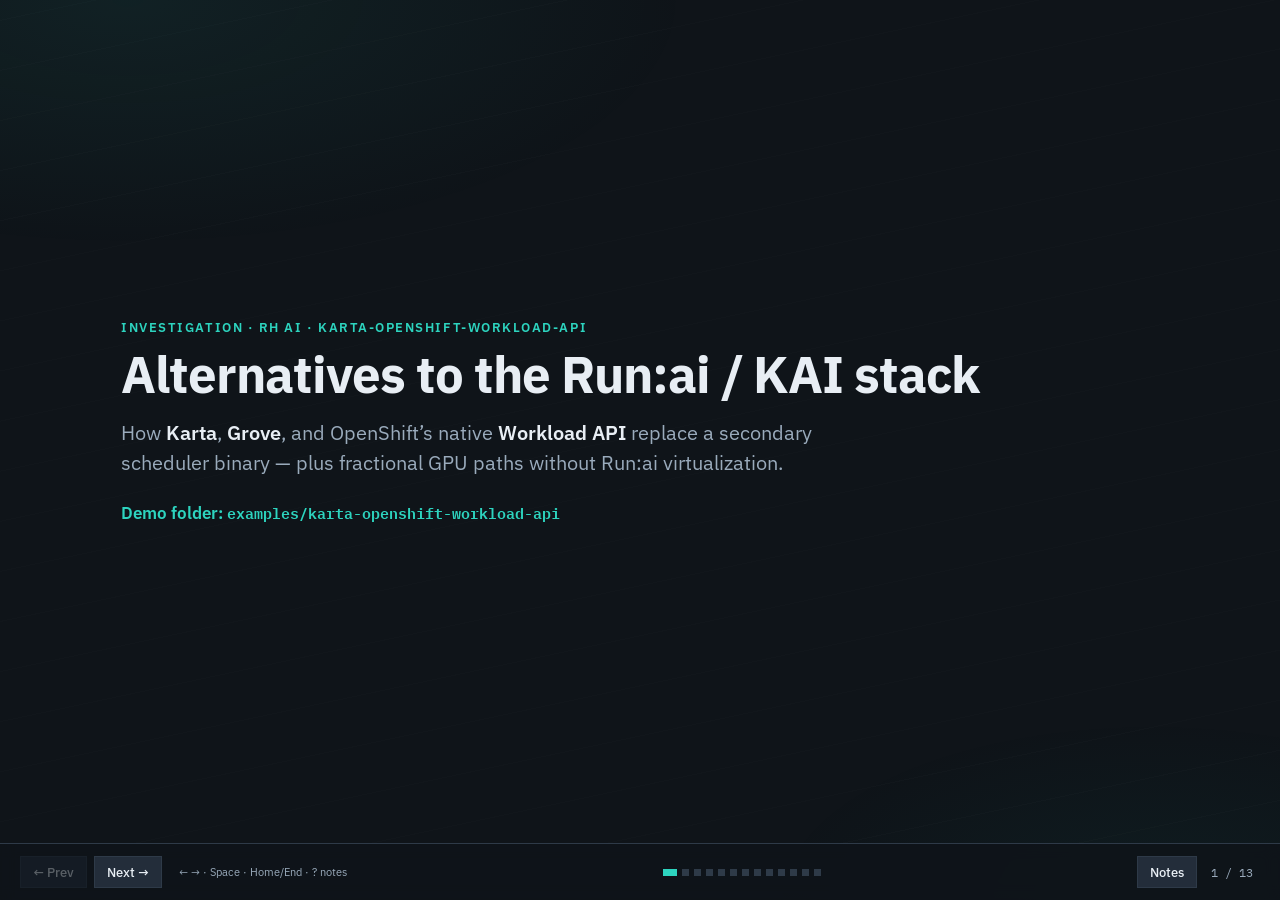
<file: examples/karta-openshift-workload-api/presentation/index.html>
<!DOCTYPE html>
<html lang="en">
<head>
  <meta charset="UTF-8" />
  <meta name="viewport" content="width=device-width, initial-scale=1" />
  <title>Karta + Grove + Workload API — Bypass KAI</title>
  <link rel="preconnect" href="https://fonts.googleapis.com" />
  <link rel="preconnect" href="https://fonts.gstatic.com" crossorigin />
  <link href="https://fonts.googleapis.com/css2?family=IBM+Plex+Sans:wght@400;500;600;700&family=IBM+Plex+Mono:wght@400;500&display=swap" rel="stylesheet" />
  <style>
    :root {
      --bg: #0f1419;
      --bg-elevated: #1a222c;
      --bg-panel: #232d3a;
      --fg: #e8eef4;
      --fg-muted: #9aabbc;
      --accent: #2dd4bf;
      --accent-dim: #14b8a6;
      --warn: #f59e0b;
      --admit: #34d399;
      --queued: #fbbf24;
      --rh: #ee0000;
      --runai: #3d8b5a;
      --border: #2e3a48;
      --slide-pad: clamp(1.5rem, 4vw, 3.5rem);
      --font: "IBM Plex Sans", "Segoe UI", sans-serif;
      --mono: "IBM Plex Mono", ui-monospace, monospace;
    }

    *, *::before, *::after { box-sizing: border-box; margin: 0; padding: 0; }

    html, body {
      height: 100%;
      background: var(--bg);
      color: var(--fg);
      font-family: var(--font);
      overflow: hidden;
    }

    body::before {
      content: "";
      position: fixed;
      inset: 0;
      pointer-events: none;
      z-index: 0;
      background:
        radial-gradient(ellipse 80% 50% at 10% 0%, rgba(45, 212, 191, 0.07), transparent 55%),
        radial-gradient(ellipse 60% 40% at 90% 100%, rgba(20, 184, 166, 0.05), transparent 50%),
        repeating-linear-gradient(
          -12deg,
          transparent,
          transparent 48px,
          rgba(255, 255, 255, 0.012) 48px,
          rgba(255, 255, 255, 0.012) 49px
        );
    }

    .deck { position: relative; z-index: 1; height: 100%; width: 100%; }

    .slide {
      position: absolute;
      inset: 0;
      display: flex;
      flex-direction: column;
      justify-content: center;
      padding: var(--slide-pad);
      padding-bottom: calc(var(--slide-pad) + 3.5rem);
      opacity: 0;
      visibility: hidden;
      transform: translateX(1.5rem);
      transition: opacity 0.35s ease, transform 0.35s ease, visibility 0.35s;
      max-width: 1140px;
      margin: 0 auto;
      width: 100%;
    }

    .slide.active { opacity: 1; visibility: visible; transform: translateX(0); }
    .slide.prev-out { transform: translateX(-1.5rem); }

    .eyebrow {
      font-size: 0.8rem;
      font-weight: 600;
      letter-spacing: 0.12em;
      text-transform: uppercase;
      color: var(--accent);
      margin-bottom: 0.6rem;
    }

    h1 {
      font-size: clamp(2rem, 4.2vw, 3.2rem);
      font-weight: 700;
      line-height: 1.15;
      letter-spacing: -0.02em;
      margin-bottom: 0.85rem;
    }

    h2 {
      font-size: clamp(1.55rem, 3.2vw, 2.35rem);
      font-weight: 700;
      line-height: 1.2;
      letter-spacing: -0.02em;
      margin-bottom: 1rem;
    }

    .lede {
      font-size: clamp(1rem, 1.8vw, 1.25rem);
      color: var(--fg-muted);
      line-height: 1.5;
      max-width: 44rem;
    }

    .lede strong { color: var(--fg); font-weight: 600; }

    a.link {
      color: var(--accent);
      text-decoration: underline;
      text-underline-offset: 3px;
    }

    ul.bullets {
      list-style: none;
      margin-top: 1rem;
      display: flex;
      flex-direction: column;
      gap: 0.7rem;
    }

    ul.bullets li {
      font-size: clamp(0.98rem, 1.6vw, 1.15rem);
      line-height: 1.4;
      padding-left: 1.25rem;
      position: relative;
    }

    ul.bullets li::before {
      content: "";
      position: absolute;
      left: 0;
      top: 0.5em;
      width: 0.45rem;
      height: 0.45rem;
      background: var(--accent);
    }

    ul.bullets li code,
    .mono,
    code {
      font-family: var(--mono);
      font-size: 0.9em;
      color: var(--accent);
    }

    .answer-yes {
      display: inline-block;
      margin-top: 1.25rem;
      font-size: clamp(1.75rem, 3.5vw, 2.6rem);
      font-weight: 700;
      color: var(--accent);
    }

    .answer-nuance {
      margin-top: 0.75rem;
      font-size: clamp(1rem, 1.7vw, 1.15rem);
      color: var(--fg-muted);
      max-width: 42rem;
      line-height: 1.45;
    }

    .question-box {
      margin-top: 1.25rem;
      padding: 1.1rem 1.35rem;
      background: var(--bg-elevated);
      border-left: 4px solid var(--accent);
      font-size: clamp(1.05rem, 2vw, 1.3rem);
      line-height: 1.45;
      font-style: italic;
      max-width: 42rem;
    }

    .layers {
      display: flex;
      flex-direction: column;
      gap: 0.55rem;
      margin-top: 1.25rem;
      max-width: 38rem;
    }

    .layer {
      display: grid;
      grid-template-columns: 5.5rem 1fr;
      gap: 1rem;
      align-items: center;
      padding: 0.8rem 1rem;
      background: var(--bg-elevated);
      border: 1px solid var(--border);
    }

    .layer-num {
      font-family: var(--mono);
      font-size: 0.7rem;
      font-weight: 500;
      letter-spacing: 0.06em;
      color: var(--accent);
    }

    .layer-body strong { display: block; font-size: 1rem; margin-bottom: 0.1rem; }
    .layer-body span { font-size: 0.85rem; color: var(--fg-muted); }

    .obj-grid {
      display: grid;
      grid-template-columns: repeat(3, 1fr);
      gap: 0.55rem;
      margin-top: 0.75rem;
    }

    .obj-card {
      padding: 0.65rem 0.8rem;
      background: var(--bg-elevated);
      border: 1px solid var(--border);
      border-top: 3px solid var(--accent-dim);
    }

    .obj-card.layer1 { border-top-color: #60a5fa; }
    .obj-card.layer2 { border-top-color: var(--accent); }
    .obj-card.layer3 { border-top-color: #c084fc; }
    .obj-card.app { border-top-color: var(--admit); }

    .obj-card .kind {
      font-family: var(--mono);
      font-size: 0.6rem;
      color: var(--fg-muted);
      letter-spacing: 0.04em;
      text-transform: uppercase;
      margin-bottom: 0.2rem;
      display: flex;
      justify-content: space-between;
      gap: 0.4rem;
    }

    .obj-card .layer-badge {
      font-size: 0.55rem;
      letter-spacing: 0.05em;
      color: var(--fg);
      opacity: 0.7;
      text-transform: uppercase;
    }

    .obj-card .name {
      font-family: var(--mono);
      font-size: 0.82rem;
      font-weight: 500;
      color: var(--accent);
    }

    .obj-card .role {
      font-size: 0.75rem;
      color: var(--fg-muted);
      margin-top: 0.25rem;
      line-height: 1.35;
    }

    .obj-card .role code {
      font-family: var(--mono);
      font-size: 0.85em;
      color: var(--accent);
    }

    .install-split {
      display: grid;
      grid-template-columns: 1fr 1fr;
      gap: 0.65rem;
      margin-top: 0.7rem;
    }

    .install-box {
      padding: 0.6rem 0.8rem;
      background: var(--bg-elevated);
      border: 1px solid var(--border);
      font-size: 0.78rem;
      line-height: 1.4;
      color: var(--fg-muted);
    }

    .install-box strong {
      display: block;
      font-size: 0.7rem;
      letter-spacing: 0.06em;
      text-transform: uppercase;
      color: var(--fg);
      margin-bottom: 0.3rem;
    }

    .timeline {
      display: grid;
      grid-template-columns: 1fr auto 1fr;
      gap: 0.85rem;
      align-items: stretch;
      margin-top: 1.4rem;
      max-width: 44rem;
    }

    .tl-job {
      padding: 1rem 1.1rem;
      background: var(--bg-elevated);
      border: 1px solid var(--border);
    }

    .tl-job.admit { border-top: 3px solid var(--admit); }
    .tl-job.queued { border-top: 3px solid var(--queued); }

    .tl-job .label {
      font-family: var(--mono);
      font-size: 0.75rem;
      margin-bottom: 0.4rem;
    }

    .tl-job.admit .label { color: var(--admit); }
    .tl-job.queued .label { color: var(--queued); }
    .tl-job .status { font-size: 1.25rem; font-weight: 700; }
    .tl-job p { font-size: 0.85rem; color: var(--fg-muted); margin-top: 0.35rem; line-height: 1.4; }

    .tl-arrow {
      display: flex;
      flex-direction: column;
      align-items: center;
      justify-content: center;
      color: var(--fg-muted);
      font-size: 0.7rem;
      text-align: center;
      gap: 0.25rem;
    }

    .tl-arrow span { font-size: 1.35rem; color: var(--accent); }

    .paths {
      display: grid;
      gap: 0.5rem;
      margin-top: 1.15rem;
      max-width: 42rem;
    }

    .path-row {
      display: grid;
      grid-template-columns: 9rem 1fr;
      gap: 0.65rem;
      padding: 0.6rem 0.9rem;
      background: var(--bg-elevated);
      border: 1px solid var(--border);
      font-size: 0.9rem;
    }

    .path-row .what { color: var(--fg-muted); font-weight: 500; }
    .path-row code { font-family: var(--mono); font-size: 0.82rem; color: var(--accent); word-break: break-all; }

    .compare {
      display: grid;
      grid-template-columns: 1fr 1fr;
      gap: 0.85rem;
      margin-top: 1.15rem;
      max-width: 50rem;
    }

    .compare-col {
      padding: 0.95rem 1.1rem;
      background: var(--bg-elevated);
      border: 1px solid var(--border);
    }

    .compare-col h3 {
      font-size: 0.95rem;
      font-weight: 600;
      margin-bottom: 0.65rem;
      color: var(--accent);
    }

    .compare-col.runai-col { border-top: 3px solid var(--runai); }
    .compare-col.rh-col { border-top: 3px solid var(--rh); }

    .compare-col ul {
      list-style: none;
      display: flex;
      flex-direction: column;
      gap: 0.4rem;
    }

    .compare-col li {
      font-size: 0.88rem;
      line-height: 1.35;
      padding-left: 0.9rem;
      position: relative;
      color: var(--fg-muted);
    }

    .compare-col li::before {
      content: "·";
      position: absolute;
      left: 0;
      color: var(--accent);
      font-weight: 700;
    }

    .stack-grid {
      display: grid;
      grid-template-columns: 1fr 1fr;
      gap: 0.85rem;
      margin-top: 1rem;
    }

    .stack {
      background: var(--bg-elevated);
      border: 1px solid var(--border);
      padding: 0.85rem;
    }

    .stack h3 {
      font-size: 0.85rem;
      font-weight: 700;
      margin-bottom: 0.65rem;
      padding-bottom: 0.45rem;
      border-bottom: 1px solid var(--border);
    }

    .stack.runai h3 { color: #6ee7a8; }
    .stack.openshift h3 { color: #f87171; }

    .stack-layer {
      font-size: 0.78rem;
      line-height: 1.35;
      padding: 0.45rem 0.55rem;
      margin-bottom: 0.35rem;
      background: var(--bg-panel);
      border-left: 3px solid var(--border);
      color: var(--fg-muted);
    }

    .stack-layer strong {
      display: block;
      color: var(--fg);
      font-size: 0.72rem;
      letter-spacing: 0.04em;
      text-transform: uppercase;
      margin-bottom: 0.15rem;
    }

    .stack.runai .stack-layer { border-left-color: var(--runai); }
    .stack.openshift .stack-layer { border-left-color: var(--rh); }

    .wiring {
      display: flex;
      flex-wrap: wrap;
      justify-content: center;
      gap: 0.65rem;
      margin-top: 1.4rem;
      max-width: 48rem;
    }

    .wire-node {
      flex: 1 1 130px;
      min-width: 130px;
      padding: 0.9rem;
      background: var(--bg-elevated);
      border: 1px solid var(--border);
      text-align: center;
    }

    .wire-node .layer-tag {
      font-size: 0.65rem;
      letter-spacing: 0.08em;
      text-transform: uppercase;
      color: var(--fg-muted);
      margin-bottom: 0.35rem;
    }

    .wire-node code {
      font-family: var(--mono);
      font-size: 0.8rem;
      color: var(--accent);
      display: block;
      word-break: break-all;
    }

    .wire-hint {
      margin-top: 1.1rem;
      font-size: 0.95rem;
      color: var(--warn);
      max-width: 42rem;
      line-height: 1.4;
    }

    .role-table {
      width: 100%;
      border-collapse: collapse;
      margin-top: 1rem;
      font-size: 0.85rem;
    }

    .role-table th,
    .role-table td {
      text-align: left;
      padding: 0.65rem 0.75rem;
      border: 1px solid var(--border);
      vertical-align: top;
      line-height: 1.35;
    }

    .role-table th {
      background: var(--bg-panel);
      font-size: 0.75rem;
      letter-spacing: 0.05em;
      text-transform: uppercase;
      color: var(--accent);
      font-weight: 600;
    }

    .role-table td { color: var(--fg-muted); background: var(--bg-elevated); }
    .role-table td:first-child { color: var(--fg); font-weight: 600; width: 18%; }

    .callout {
      margin-top: 1rem;
      padding: 0.9rem 1.1rem;
      background: var(--bg-elevated);
      border-left: 4px solid var(--accent);
      font-size: 0.95rem;
      line-height: 1.45;
      color: var(--fg-muted);
      max-width: 48rem;
    }

    .callout strong { color: var(--fg); }

    .frac-grid {
      display: grid;
      grid-template-columns: repeat(3, 1fr);
      gap: 0.65rem;
      margin-top: 1rem;
    }

    .frac-card {
      padding: 0.85rem 0.95rem;
      background: var(--bg-elevated);
      border: 1px solid var(--border);
      border-top: 3px solid var(--accent-dim);
    }

    .frac-card h3 {
      font-size: 0.95rem;
      font-weight: 700;
      margin-bottom: 0.4rem;
    }

    .frac-card p {
      font-size: 0.8rem;
      color: var(--fg-muted);
      line-height: 1.4;
    }

    .qa-list {
      list-style: none;
      margin-top: 0.85rem;
      display: flex;
      flex-direction: column;
      gap: 0.75rem;
      max-width: 50rem;
    }

    .qa-list li {
      padding: 0.75rem 0.95rem;
      background: var(--bg-elevated);
      border: 1px solid var(--border);
    }

    .qa-list .q {
      font-size: 0.8rem;
      font-weight: 600;
      color: var(--accent);
      margin-bottom: 0.3rem;
    }

    .qa-list .a {
      font-size: 0.9rem;
      color: var(--fg-muted);
      line-height: 1.4;
    }

    .qa-list .a strong { color: var(--fg); }

    .plan-boxes {
      display: grid;
      grid-template-columns: 1fr 1fr;
      gap: 0.75rem;
      margin-top: 1rem;
    }

    .plan-box {
      padding: 0.9rem 1rem;
      background: var(--bg-elevated);
      border: 1px solid var(--border);
    }

    .plan-box.recommended { border-top: 3px solid var(--admit); }
    .plan-box.alt { border-top: 3px solid var(--queued); }

    .plan-box h3 {
      font-size: 0.85rem;
      font-weight: 700;
      margin-bottom: 0.45rem;
    }

    .plan-box p {
      font-size: 0.85rem;
      color: var(--fg-muted);
      line-height: 1.4;
    }

    .takeaways {
      list-style: none;
      margin-top: 1rem;
      display: flex;
      flex-direction: column;
      gap: 0.75rem;
      max-width: 48rem;
      counter-reset: take;
    }

    .takeaways li {
      display: grid;
      grid-template-columns: 2rem 1fr;
      gap: 0.85rem;
      align-items: start;
      counter-increment: take;
    }

    .takeaways li::before {
      content: counter(take);
      font-family: var(--mono);
      font-weight: 600;
      font-size: 1rem;
      color: var(--accent);
      line-height: 1.4;
    }

    .takeaways li span {
      font-size: clamp(0.95rem, 1.5vw, 1.1rem);
      line-height: 1.4;
    }

    .tagline {
      margin-top: 1.35rem;
      padding-top: 1rem;
      border-top: 1px solid var(--border);
      font-size: 1.05rem;
      font-weight: 600;
      color: var(--accent);
      max-width: 44rem;
      line-height: 1.4;
    }

    .chrome {
      position: fixed;
      bottom: 0;
      left: 0;
      right: 0;
      z-index: 10;
      display: flex;
      align-items: center;
      justify-content: space-between;
      gap: 0.75rem;
      padding: 0.75rem 1.25rem;
      background: rgba(15, 20, 25, 0.92);
      border-top: 1px solid var(--border);
      backdrop-filter: blur(8px);
    }

    .chrome-left,
    .chrome-right {
      display: flex;
      align-items: center;
      gap: 0.45rem;
    }

    .chrome button {
      font-family: var(--font);
      font-size: 0.8rem;
      font-weight: 500;
      color: var(--fg);
      background: var(--bg-panel);
      border: 1px solid var(--border);
      padding: 0.4rem 0.75rem;
      cursor: pointer;
    }

    .chrome button:hover:not(:disabled) {
      border-color: var(--accent);
      color: var(--accent);
    }

    .chrome button:disabled { opacity: 0.35; cursor: not-allowed; }

    .dots {
      display: flex;
      gap: 0.3rem;
      align-items: center;
      flex-wrap: wrap;
      justify-content: center;
      max-width: 40%;
    }

    .dots button {
      width: 0.45rem;
      height: 0.45rem;
      padding: 0;
      border-radius: 0;
      background: var(--border);
      border: none;
    }

    .dots button.active {
      background: var(--accent);
      width: 0.9rem;
    }

    .counter {
      font-family: var(--mono);
      font-size: 0.75rem;
      color: var(--fg-muted);
      min-width: 3.5rem;
      text-align: center;
    }

    .hint-keys {
      font-size: 0.7rem;
      color: var(--fg-muted);
      display: none;
    }

    @media (min-width: 900px) {
      .hint-keys { display: inline; margin-left: 0.6rem; }
    }

    .notes-panel {
      position: fixed;
      left: 0;
      right: 0;
      bottom: 3.2rem;
      z-index: 9;
      max-height: 28vh;
      overflow-y: auto;
      padding: 0.9rem 1.25rem;
      background: var(--bg-panel);
      border-top: 1px solid var(--border);
      font-size: 0.85rem;
      line-height: 1.45;
      color: var(--fg-muted);
      display: none;
    }

    .notes-panel.visible { display: block; }

    .notes-panel .notes-label {
      font-size: 0.65rem;
      letter-spacing: 0.1em;
      text-transform: uppercase;
      color: var(--accent);
      margin-bottom: 0.35rem;
    }

    body.notes-open .slide {
      padding-bottom: calc(var(--slide-pad) + 3.5rem + 28vh);
    }

    @media (max-width: 800px) {
      .obj-grid, .frac-grid, .stack-grid, .plan-boxes, .compare { grid-template-columns: 1fr; }
      .install-split { grid-template-columns: 1fr; }
      .timeline { grid-template-columns: 1fr; }
      .tl-arrow { transform: rotate(90deg); }
      .path-row { grid-template-columns: 1fr; }
      .role-table { font-size: 0.75rem; }
    }
  </style>
</head>
<body>
  <div class="deck" id="deck" aria-live="polite">

    <!-- 1. Title -->
    <section class="slide active" data-notes="Frame as the OpenShift-native alternative to the Run:ai / KAI stack. Sibling to karta-kueue-dra and karta-decoupled-scheduler.">
      <p class="eyebrow">Investigation · RH AI · karta-openshift-workload-api</p>
      <h1>Alternatives to the Run:ai / KAI stack</h1>
      <p class="lede">How <strong>Karta</strong>, <strong>Grove</strong>, and OpenShift’s native <strong>Workload API</strong> replace a secondary scheduler binary — plus fractional GPU paths without Run:ai virtualization.</p>
      <p class="tagline" style="border: none; padding-top: 0; margin-top: 1.5rem;">
        Demo folder:
        <code class="mono">examples/karta-openshift-workload-api</code>
      </p>
    </section>

    <!-- 2. Question -->
    <section class="slide" data-notes="Roadmap question from Openshift Workloads API work. Emphasize bypass, not 'Karta alone replaces everything'.">
      <p class="eyebrow">Roadmap question</p>
      <h2>Can we get away from KAI?</h2>
      <div class="question-box">
        Because of OpenShift / Kubernetes <strong>Workload API</strong> work, can we bypass the KAI Scheduler by combining <strong>Karta</strong>, <strong>Grove</strong>, and the native Workload API?
      </div>
      <p class="answer-yes">Yes.</p>
      <p class="answer-nuance">Karta maps schema. Grove shapes cliques. Kueue admits. Workload API + kube-scheduler place. <strong>KAI is optional — not required.</strong></p>
    </section>

    <!-- 3. Callout claim -->
    <section class="slide" data-notes="Lead with the strategic claim. Then unpack layers on following slides.">
      <p class="eyebrow">Strategic claim</p>
      <h2>A streamlined AI stack without KAI</h2>
      <div class="callout">
        Combining <strong>Karta</strong>, <strong>Grove</strong>, and OpenShift’s native <strong>Workload API</strong> creates a streamlined AI stack that eliminates the need to run a secondary scheduler binary like <strong>KAI</strong> altogether.
      </div>
      <ul class="bullets">
        <li><strong>No hard code dependency</strong> on KAI — install script never pulls it.</li>
        <li>Grove + sample Jobs pin <code>schedulerName: default-scheduler</code>.</li>
        <li>Gang / all-or-nothing moves to <code>scheduling.k8s.io</code> Workload (+ KEP-6012).</li>
      </ul>
    </section>

    <!-- 4. Two stacks -->
    <section class="slide" data-notes="Same workload + translation idea. Divergence is admission/placement/compute. Left keeps KAI + Run:ai virtualization; right uses Workload API + GPU Operator/DRA.">
      <p class="eyebrow">Architecture</p>
      <h2>Run:ai stack vs OpenShift AI path</h2>
      <div class="stack-grid">
        <div class="stack runai">
          <h3>Run:ai / NVIDIA</h3>
          <div class="stack-layer"><strong>Workload</strong> JobSet, RayCluster, PodCliqueSet, …</div>
          <div class="stack-layer"><strong>Translation</strong> Karta + Grove (PodGang)</div>
          <div class="stack-layer"><strong>Admission &amp; scheduling</strong> Run:ai CP / Kueue + <em>KAI</em> (NVLink / topology)</div>
          <div class="stack-layer"><strong>Virtualization</strong> Fractional VRAM, swap, preemption</div>
          <div class="stack-layer"><strong>Hardware</strong> NVIDIA GPUs</div>
        </div>
        <div class="stack openshift">
          <h3>Red Hat OpenShift AI</h3>
          <div class="stack-layer"><strong>Workload</strong> Same CRDs / partner frameworks</div>
          <div class="stack-layer"><strong>Translation</strong> Karta maps + Grove cliques</div>
          <div class="stack-layer"><strong>Admission &amp; scheduling</strong> Kueue + <em>kube-scheduler + Workload API</em></div>
          <div class="stack-layer"><strong>Compute</strong> GPU Operator / DRA (+ fractional workarounds)</div>
          <div class="stack-layer"><strong>Hardware</strong> OpenShift GPU nodes</div>
        </div>
      </div>
    </section>

    <!-- 5. Roles -->
    <section class="slide" data-notes="Clear separation of concern. Karta ≠ scheduler. Grove ≠ KAI. Workload API is what retires the secondary binary for gang.">
      <p class="eyebrow">Separation of concerns</p>
      <h2>What each piece owns</h2>
      <table class="role-table">
        <thead>
          <tr><th>Piece</th><th>Role</th><th>Replaces?</th></tr>
        </thead>
        <tbody>
          <tr>
            <td>Karta</td>
            <td>Declarative CRD → PodGroup-like map</td>
            <td>Custom Go per CRD — <em>not</em> a scheduler</td>
          </tr>
          <tr>
            <td>Grove</td>
            <td>Multi-pod clique topology (<code>PodCliqueSet</code>)</td>
            <td>Application shape — <em>not</em> KAI</td>
          </tr>
          <tr>
            <td>Kueue</td>
            <td>Admit / queue against ClusterQueue quota</td>
            <td>Run:ai multi-tenant admission</td>
          </tr>
          <tr>
            <td>Workload API</td>
            <td>Native gang / group scheduling templates</td>
            <td><strong>KAI</strong> as secondary scheduler</td>
          </tr>
          <tr>
            <td>kube-scheduler</td>
            <td>Default OpenShift placement</td>
            <td>KAI topology engine (NVLink still optional later)</td>
          </tr>
        </tbody>
      </table>
    </section>

    <!-- 6. Flow -->
    <section class="slide" data-notes="Walk top-down. Pause on 'KAI not installed'. Workload API is the placement contract consumers should target.">
      <p class="eyebrow">Mental model</p>
      <h2>How traffic flows (no KAI)</h2>
      <div class="layers">
        <div class="layer">
          <div class="layer-num">APP</div>
          <div class="layer-body"><strong>Your YAML</strong><span>Job · Grove PodCliqueSet · Ray / JobSet later</span></div>
        </div>
        <div class="layer">
          <div class="layer-num">MAP</div>
          <div class="layer-body"><strong>Karta</strong><span>Where pods / claims / suspend live</span></div>
        </div>
        <div class="layer">
          <div class="layer-num">ADMIT</div>
          <div class="layer-body"><strong>Kueue</strong><span>May this start under quota?</span></div>
        </div>
        <div class="layer">
          <div class="layer-num">SHAPE</div>
          <div class="layer-body"><strong>Grove</strong><span>Clique topology on default-scheduler</span></div>
        </div>
        <div class="layer">
          <div class="layer-num">PLACE</div>
          <div class="layer-body"><strong>Workload API + kube-scheduler</strong><span>Gang / which node — not KAI</span></div>
        </div>
      </div>
      <p class="tagline">One-line: map · admit · shape · place — KAI stays out of the path.</p>
    </section>

    <!-- 7. Chart objects -->
    <section class="slide" data-notes="Quick inventory of what helm install creates. Workload CR needs GenericWorkload gate; chart can disable it.">
      <p class="eyebrow">This Helm demo</p>
      <h2>What the chart builds</h2>
      <div class="obj-grid">
        <div class="obj-card layer2">
          <div class="kind"><span>Karta</span><span class="layer-badge">Map</span></div>
          <div class="name">openshift-ai-grove…</div>
          <div class="role">Map Grove PCS → PodGroup hints</div>
        </div>
        <div class="obj-card layer2">
          <div class="kind"><span>Karta</span><span class="layer-badge">Map</span></div>
          <div class="name">openshift-ai-batch-job-v1</div>
          <div class="role">Map batch/v1 Job (OpenShift batch)</div>
        </div>
        <div class="obj-card app">
          <div class="kind"><span>Grove</span><span class="layer-badge">Shape</span></div>
          <div class="name">grove-openshift-demo</div>
          <div class="role"><code>default-scheduler</code> only</div>
        </div>
        <div class="obj-card layer1">
          <div class="kind"><span>ClusterQueue</span><span class="layer-badge">Admit</span></div>
          <div class="name">openshift-ai-cluster-queue</div>
          <div class="role">CPU · mem · <code>nvidia.com/gpu</code></div>
        </div>
        <div class="obj-card layer1">
          <div class="kind"><span>LocalQueue</span><span class="layer-badge">Admit</span></div>
          <div class="name">openshift-ai-queue</div>
          <div class="role">Jobs opt in via queue-name</div>
        </div>
        <div class="obj-card layer3">
          <div class="kind"><span>Workload</span><span class="layer-badge">Place</span></div>
          <div class="name">gang-training-workload</div>
          <div class="role">Gang <code>minCount: 2</code></div>
        </div>
        <div class="obj-card app">
          <div class="kind"><span>Job</span><span class="layer-badge">App</span></div>
          <div class="name">gang-training-job</div>
          <div class="role">Kueue + Workload annotations</div>
        </div>
        <div class="obj-card" style="border-top-color: var(--warn);">
          <div class="kind"><span>Optional</span><span class="layer-badge">GPU</span></div>
          <div class="name">time-slicing</div>
          <div class="role">ClusterPolicy fragment + inference Pod</div>
        </div>
      </div>
    </section>

    <!-- 8. Workload API -->
    <section class="slide" data-notes="Feature gates: GenericWorkload, GangScheduling, optionally WorkloadWithJob. If CRD missing, --set workloadApi.workload.enabled=false; keep gangJob.">
      <p class="eyebrow">Placement without KAI</p>
      <h2>OpenShift Workload API</h2>
      <p class="lede">Native <code>scheduling.k8s.io</code> Workload holds gang <strong>PodGroup</strong> templates. Controllers create runtime PodGroups; kube-scheduler places all-or-nothing.</p>
      <div class="paths">
        <div class="path-row"><span class="what">API</span><code>scheduling.k8s.io Workload</code></div>
        <div class="path-row"><span class="what">Policy</span><code>podGroupTemplates[].schedulingPolicy.gang.minCount</code></div>
        <div class="path-row"><span class="what">Gates</span><code>GenericWorkload</code> · <code>GangScheduling</code></div>
        <div class="path-row"><span class="what">Align</span><code>KEP-6012 CompositePodGroup</code> / WG WAS</div>
      </div>
      <ul class="bullets">
        <li>Check: <code>oc get crd workloads.scheduling.k8s.io</code></li>
        <li>Missing CRD → <code>--set workloadApi.workload.enabled=false</code>; gang Job + Kueue still run.</li>
      </ul>
    </section>

    <!-- 9. Install -->
    <section class="slide" data-notes="Stress: operators script installs Karta + Grove + Kueue only. Never KAI. Grove values strip kai/volcano profiles.">
      <p class="eyebrow">Hands-on</p>
      <h2>Install path (no KAI)</h2>
      <div class="install-split">
        <div class="install-box">
          <strong>1. Operators</strong>
          <code class="mono">./scripts/install-operators.sh</code><br/>
          Karta · Grove (default-scheduler) · Kueue<br/>
          <em>Does not install KAI</em>
        </div>
        <div class="install-box">
          <strong>2. Demo chart</strong>
          <code class="mono">helm upgrade --install demo . -n demo --create-namespace</code>
        </div>
      </div>
      <ul class="bullets">
        <li>Verify: <code>oc get karta</code> · <code>podcliqueset</code> · <code>workloads.scheduling.k8s.io</code></li>
        <li>Confirm absence: <code>oc get pods -A | grep -i kai</code> → empty</li>
      </ul>
    </section>

    <!-- 10. Fractional GPUs -->
    <section class="slide" data-notes="Honest gap: Run:ai still leads on dynamic VRAM + swap. Three OpenShift paths close most sharing needs. Details in fractional-gpus.md.">
      <p class="eyebrow">Capability gap</p>
      <h2>Fractional GPUs without Run:ai</h2>
      <p class="lede">Run:ai’s strength is dynamic fractioning + VRAM swap. On OpenShift, three native-ish paths:</p>
      <div class="frac-grid">
        <div class="frac-card">
          <h3>1. Time-slicing</h3>
          <p>GPU Operator <code>replicas: 4</code>. Pods request <code>nvidia.com/gpu: 1</code> = one slice. No hard VRAM isolation — noisy neighbor risk.</p>
        </div>
        <div class="frac-card">
          <h3>2. MIG</h3>
          <p>Hardware partitions on A100/H100. Strict isolation closer to Run:ai memory boundaries; profile resets required.</p>
        </div>
        <div class="frac-card">
          <h3>3. Dynamic slicing</h3>
          <p>Red Hat Dynamic Accelerator Slicer: on-demand slices via scheduling gates — less idle silicon than static replicas.</p>
        </div>
      </div>
      <ul class="bullets">
        <li>Docs + samples: <code>fractional-gpus.md</code> · opt-in Helm flags for time-slicing.</li>
      </ul>
    </section>

    <!-- 11. Time-slice detail -->
    <section class="slide" data-notes="Most common ask. Emphasize memory OOM caveat vs Run:ai.">
      <p class="eyebrow">Most common path</p>
      <h2>Time-slicing in practice</h2>
      <div class="compare">
        <div class="compare-col rh-col">
          <h3>ClusterPolicy idea</h3>
          <ul>
            <li>GPU Operator sharing config</li>
            <li><code>replicas: 4</code> → 4 logical GPUs per card</li>
            <li>Scheduler sees 4 allocatable units</li>
          </ul>
        </div>
        <div class="compare-col">
          <h3>Workload request</h3>
          <ul>
            <li><code>nvidia.com/gpu: "1"</code> = ~25% time share</li>
            <li>Ideal for lightweight inference</li>
            <li><strong>No</strong> hard VRAM caps by default</li>
          </ul>
        </div>
      </div>
      <p class="wire-hint">Memory leak in one pod can OOM neighbors on the same physical GPU — unlike Run:ai’s virtual memory spaces.</p>
    </section>

    <!-- 12. Roadmap -->
    <section class="slide" data-notes="Align with kueue-dra presentation recommendations. Keep translation pattern; prefer upstream CompositePodGroup.">
      <p class="eyebrow">RH AI roadmap</p>
      <h2>What to standardize on</h2>
      <div class="plan-boxes">
        <div class="plan-box recommended">
          <h3>Recommended</h3>
          <p><strong>KEP-6012 CompositePodGroup</strong> + Kueue + DRA / WAS. Retarget gang consumers to Workload API — not KAI PodGroups.</p>
        </div>
        <div class="plan-box alt">
          <h3>Inspired by Karta</h3>
          <p>Keep the <strong>JQ-style map</strong> pattern. Prefer a Kueue Workload Mapper over adopting Run:ai Karta as a hard binary dependency.</p>
        </div>
      </div>
      <ul class="bullets">
        <li>Sibling demos: <code>karta-decoupled-scheduler</code> · <code>karta-grove-kueue</code> · <code>karta-kueue-dra</code></li>
      </ul>
    </section>

    <!-- 13. Takeaways -->
    <section class="slide" data-notes="Close. Offer to deep-dive fractional GPU SKU config or Workload API feature-gate enablement next.">
      <p class="eyebrow">Takeaways</p>
      <h2>What to remember</h2>
      <ol class="takeaways">
        <li><span><strong>Bypassing KAI is viable</strong> — Karta + Grove + Workload API + Kueue cover schema, topology, gang placement, and admission.</span></li>
        <li><span><strong>No hard KAI dependency</strong> — this demo installs none; pods use <code>default-scheduler</code>.</span></li>
        <li><span><strong>Fractional GPU gap</strong> — time-slicing / MIG / Dynamic Accelerator Slicer; not a full Run:ai VRAM↔RAM swap clone.</span></li>
        <li><span>Keep the <strong>translation pattern</strong>; align long-term with <strong>KEP-6012</strong> + Kueue.</span></li>
      </ol>
      <p class="tagline">Map · admit · shape · place — without a secondary scheduler binary.</p>
    </section>
  </div>

  <div class="notes-panel" id="notesPanel" aria-hidden="true">
    <div class="notes-label">Speaker notes</div>
    <div id="notesText"></div>
  </div>

  <nav class="chrome" aria-label="Presentation controls">
    <div class="chrome-left">
      <button type="button" id="btnPrev" aria-label="Previous slide">← Prev</button>
      <button type="button" id="btnNext" aria-label="Next slide">Next →</button>
      <span class="hint-keys">← → · Space · Home/End · ? notes</span>
    </div>
    <div class="dots" id="dots" role="tablist" aria-label="Slides"></div>
    <div class="chrome-right">
      <button type="button" id="btnNotes" aria-pressed="false" title="Toggle speaker notes (?)">Notes</button>
      <span class="counter" id="counter" aria-live="polite">1 / 13</span>
    </div>
  </nav>

  <script>
    (function () {
      const slides = Array.from(document.querySelectorAll(".slide"));
      const total = slides.length;
      const counter = document.getElementById("counter");
      const dotsEl = document.getElementById("dots");
      const btnPrev = document.getElementById("btnPrev");
      const btnNext = document.getElementById("btnNext");
      const btnNotes = document.getElementById("btnNotes");
      const notesPanel = document.getElementById("notesPanel");
      const notesText = document.getElementById("notesText");
      let index = 0;
      let notesOpen = false;

      slides.forEach((_, i) => {
        const b = document.createElement("button");
        b.type = "button";
        b.setAttribute("role", "tab");
        b.setAttribute("aria-label", "Go to slide " + (i + 1));
        b.addEventListener("click", () => go(i));
        dotsEl.appendChild(b);
      });

      const dots = Array.from(dotsEl.querySelectorAll("button"));

      function go(n) {
        if (n < 0 || n >= total) return;
        slides[index].classList.remove("active");
        index = n;
        slides.forEach((s, i) => s.classList.toggle("active", i === index));
        counter.textContent = (index + 1) + " / " + total;
        dots.forEach((d, i) => d.classList.toggle("active", i === index));
        btnPrev.disabled = index === 0;
        btnNext.disabled = index === total - 1;
        notesText.textContent = slides[index].dataset.notes || "";
        history.replaceState(null, "", "#" + (index + 1));
      }

      function toggleNotes() {
        notesOpen = !notesOpen;
        notesPanel.classList.toggle("visible", notesOpen);
        notesPanel.setAttribute("aria-hidden", notesOpen ? "false" : "true");
        btnNotes.setAttribute("aria-pressed", notesOpen ? "true" : "false");
        document.body.classList.toggle("notes-open", notesOpen);
      }

      btnPrev.addEventListener("click", () => go(index - 1));
      btnNext.addEventListener("click", () => go(index + 1));
      btnNotes.addEventListener("click", toggleNotes);

      document.addEventListener("keydown", (e) => {
        if (e.target.matches("input, textarea")) return;
        switch (e.key) {
          case "ArrowRight":
          case " ":
          case "PageDown":
            e.preventDefault();
            go(index + 1);
            break;
          case "ArrowLeft":
          case "PageUp":
            e.preventDefault();
            go(index - 1);
            break;
          case "Home":
            e.preventDefault();
            go(0);
            break;
          case "End":
            e.preventDefault();
            go(total - 1);
            break;
          case "?":
          case "n":
          case "N":
            e.preventDefault();
            toggleNotes();
            break;
        }
      });

      const hash = parseInt(location.hash.replace("#", ""), 10);
      go(hash >= 1 && hash <= total ? hash - 1 : 0);
    })();
  </script>
</body>
</html>
</file>
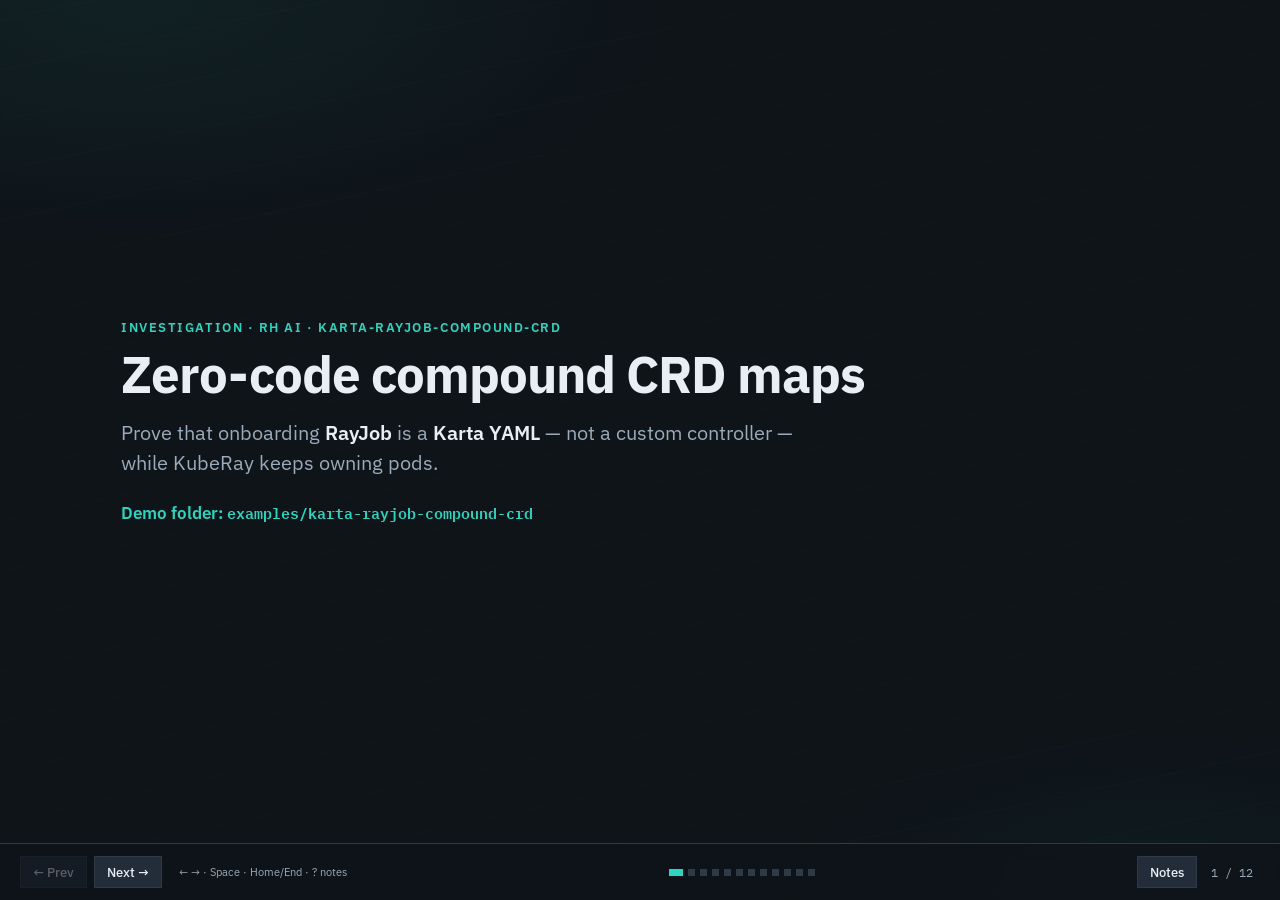
<file: examples/karta-rayjob-compound-crd/presentation/index.html>
<!DOCTYPE html>
<html lang="en">
<head>
  <meta charset="UTF-8" />
  <meta name="viewport" content="width=device-width, initial-scale=1" />
  <title>Karta Zero-Code RayJob Compound CRD</title>
  <link rel="preconnect" href="https://fonts.googleapis.com" />
  <link rel="preconnect" href="https://fonts.gstatic.com" crossorigin />
  <link href="https://fonts.googleapis.com/css2?family=IBM+Plex+Sans:wght@400;500;600;700&family=IBM+Plex+Mono:wght@400;500&display=swap" rel="stylesheet" />
  <style>
    :root {
      --bg: #0f1419;
      --bg-elevated: #1a222c;
      --bg-panel: #232d3a;
      --fg: #e8eef4;
      --fg-muted: #9aabbc;
      --accent: #2dd4bf;
      --accent-dim: #14b8a6;
      --warn: #f59e0b;
      --admit: #34d399;
      --queued: #fbbf24;
      --rh: #ee0000;
      --runai: #3d8b5a;
      --border: #2e3a48;
      --slide-pad: clamp(1.5rem, 4vw, 3.5rem);
      --font: "IBM Plex Sans", "Segoe UI", sans-serif;
      --mono: "IBM Plex Mono", ui-monospace, monospace;
    }

    *, *::before, *::after { box-sizing: border-box; margin: 0; padding: 0; }

    html, body {
      height: 100%;
      background: var(--bg);
      color: var(--fg);
      font-family: var(--font);
      overflow: hidden;
    }

    body::before {
      content: "";
      position: fixed;
      inset: 0;
      pointer-events: none;
      z-index: 0;
      background:
        radial-gradient(ellipse 80% 50% at 10% 0%, rgba(45, 212, 191, 0.07), transparent 55%),
        radial-gradient(ellipse 60% 40% at 90% 100%, rgba(20, 184, 166, 0.05), transparent 50%),
        repeating-linear-gradient(
          -12deg,
          transparent,
          transparent 48px,
          rgba(255, 255, 255, 0.012) 48px,
          rgba(255, 255, 255, 0.012) 49px
        );
    }

    .deck { position: relative; z-index: 1; height: 100%; width: 100%; }

    .slide {
      position: absolute;
      inset: 0;
      display: flex;
      flex-direction: column;
      justify-content: center;
      padding: var(--slide-pad);
      padding-bottom: calc(var(--slide-pad) + 3.5rem);
      opacity: 0;
      visibility: hidden;
      transform: translateX(1.5rem);
      transition: opacity 0.35s ease, transform 0.35s ease, visibility 0.35s;
      max-width: 1140px;
      margin: 0 auto;
      width: 100%;
    }

    .slide.active { opacity: 1; visibility: visible; transform: translateX(0); }
    .slide.prev-out { transform: translateX(-1.5rem); }

    .eyebrow {
      font-size: 0.8rem;
      font-weight: 600;
      letter-spacing: 0.12em;
      text-transform: uppercase;
      color: var(--accent);
      margin-bottom: 0.6rem;
    }

    h1 {
      font-size: clamp(2rem, 4.2vw, 3.2rem);
      font-weight: 700;
      line-height: 1.15;
      letter-spacing: -0.02em;
      margin-bottom: 0.85rem;
    }

    h2 {
      font-size: clamp(1.55rem, 3.2vw, 2.35rem);
      font-weight: 700;
      line-height: 1.2;
      letter-spacing: -0.02em;
      margin-bottom: 1rem;
    }

    .lede {
      font-size: clamp(1rem, 1.8vw, 1.25rem);
      color: var(--fg-muted);
      line-height: 1.5;
      max-width: 44rem;
    }

    .lede strong { color: var(--fg); font-weight: 600; }

    a.link {
      color: var(--accent);
      text-decoration: underline;
      text-underline-offset: 3px;
    }

    ul.bullets {
      list-style: none;
      margin-top: 1rem;
      display: flex;
      flex-direction: column;
      gap: 0.7rem;
    }

    ul.bullets li {
      font-size: clamp(0.98rem, 1.6vw, 1.15rem);
      line-height: 1.4;
      padding-left: 1.25rem;
      position: relative;
    }

    ul.bullets li::before {
      content: "";
      position: absolute;
      left: 0;
      top: 0.5em;
      width: 0.45rem;
      height: 0.45rem;
      background: var(--accent);
    }

    ul.bullets li code,
    .mono,
    code {
      font-family: var(--mono);
      font-size: 0.9em;
      color: var(--accent);
    }

    .answer-yes {
      display: inline-block;
      margin-top: 1.25rem;
      font-size: clamp(1.75rem, 3.5vw, 2.6rem);
      font-weight: 700;
      color: var(--accent);
    }

    .answer-nuance {
      margin-top: 0.75rem;
      font-size: clamp(1rem, 1.7vw, 1.15rem);
      color: var(--fg-muted);
      max-width: 42rem;
      line-height: 1.45;
    }

    .question-box {
      margin-top: 1.25rem;
      padding: 1.1rem 1.35rem;
      background: var(--bg-elevated);
      border-left: 4px solid var(--accent);
      font-size: clamp(1.05rem, 2vw, 1.3rem);
      line-height: 1.45;
      font-style: italic;
      max-width: 42rem;
    }

    .layers {
      display: flex;
      flex-direction: column;
      gap: 0.55rem;
      margin-top: 1.25rem;
      max-width: 38rem;
    }

    .layer {
      display: grid;
      grid-template-columns: 5.5rem 1fr;
      gap: 1rem;
      align-items: center;
      padding: 0.8rem 1rem;
      background: var(--bg-elevated);
      border: 1px solid var(--border);
    }

    .layer-num {
      font-family: var(--mono);
      font-size: 0.7rem;
      font-weight: 500;
      letter-spacing: 0.06em;
      color: var(--accent);
    }

    .layer-body strong { display: block; font-size: 1rem; margin-bottom: 0.1rem; }
    .layer-body span { font-size: 0.85rem; color: var(--fg-muted); }

    .obj-grid {
      display: grid;
      grid-template-columns: repeat(3, 1fr);
      gap: 0.55rem;
      margin-top: 0.75rem;
    }

    .obj-card {
      padding: 0.65rem 0.8rem;
      background: var(--bg-elevated);
      border: 1px solid var(--border);
      border-top: 3px solid var(--accent-dim);
    }

    .obj-card.layer1 { border-top-color: #60a5fa; }
    .obj-card.layer2 { border-top-color: var(--accent); }
    .obj-card.layer3 { border-top-color: #c084fc; }
    .obj-card.app { border-top-color: var(--admit); }

    .obj-card .kind {
      font-family: var(--mono);
      font-size: 0.6rem;
      color: var(--fg-muted);
      letter-spacing: 0.04em;
      text-transform: uppercase;
      margin-bottom: 0.2rem;
      display: flex;
      justify-content: space-between;
      gap: 0.4rem;
    }

    .obj-card .layer-badge {
      font-size: 0.55rem;
      letter-spacing: 0.05em;
      color: var(--fg);
      opacity: 0.7;
      text-transform: uppercase;
    }

    .obj-card .name {
      font-family: var(--mono);
      font-size: 0.82rem;
      font-weight: 500;
      color: var(--accent);
    }

    .obj-card .role {
      font-size: 0.75rem;
      color: var(--fg-muted);
      margin-top: 0.25rem;
      line-height: 1.35;
    }

    .obj-card .role code {
      font-family: var(--mono);
      font-size: 0.85em;
      color: var(--accent);
    }

    .install-split {
      display: grid;
      grid-template-columns: 1fr 1fr;
      gap: 0.65rem;
      margin-top: 0.7rem;
    }

    .install-box {
      padding: 0.6rem 0.8rem;
      background: var(--bg-elevated);
      border: 1px solid var(--border);
      font-size: 0.78rem;
      line-height: 1.4;
      color: var(--fg-muted);
    }

    .install-box strong {
      display: block;
      font-size: 0.7rem;
      letter-spacing: 0.06em;
      text-transform: uppercase;
      color: var(--fg);
      margin-bottom: 0.3rem;
    }

    .timeline {
      display: grid;
      grid-template-columns: 1fr auto 1fr;
      gap: 0.85rem;
      align-items: stretch;
      margin-top: 1.4rem;
      max-width: 44rem;
    }

    .tl-job {
      padding: 1rem 1.1rem;
      background: var(--bg-elevated);
      border: 1px solid var(--border);
    }

    .tl-job.admit { border-top: 3px solid var(--admit); }
    .tl-job.queued { border-top: 3px solid var(--queued); }

    .tl-job .label {
      font-family: var(--mono);
      font-size: 0.75rem;
      margin-bottom: 0.4rem;
    }

    .tl-job.admit .label { color: var(--admit); }
    .tl-job.queued .label { color: var(--queued); }
    .tl-job .status { font-size: 1.25rem; font-weight: 700; }
    .tl-job p { font-size: 0.85rem; color: var(--fg-muted); margin-top: 0.35rem; line-height: 1.4; }

    .tl-arrow {
      display: flex;
      flex-direction: column;
      align-items: center;
      justify-content: center;
      color: var(--fg-muted);
      font-size: 0.7rem;
      text-align: center;
      gap: 0.25rem;
    }

    .tl-arrow span { font-size: 1.35rem; color: var(--accent); }

    .paths {
      display: grid;
      gap: 0.5rem;
      margin-top: 1.15rem;
      max-width: 42rem;
    }

    .path-row {
      display: grid;
      grid-template-columns: 9rem 1fr;
      gap: 0.65rem;
      padding: 0.6rem 0.9rem;
      background: var(--bg-elevated);
      border: 1px solid var(--border);
      font-size: 0.9rem;
    }

    .path-row .what { color: var(--fg-muted); font-weight: 500; }
    .path-row code { font-family: var(--mono); font-size: 0.82rem; color: var(--accent); word-break: break-all; }

    .compare {
      display: grid;
      grid-template-columns: 1fr 1fr;
      gap: 0.85rem;
      margin-top: 1.15rem;
      max-width: 50rem;
    }

    .compare-col {
      padding: 0.95rem 1.1rem;
      background: var(--bg-elevated);
      border: 1px solid var(--border);
    }

    .compare-col h3 {
      font-size: 0.95rem;
      font-weight: 600;
      margin-bottom: 0.65rem;
      color: var(--accent);
    }

    .compare-col.runai-col { border-top: 3px solid var(--runai); }
    .compare-col.rh-col { border-top: 3px solid var(--rh); }

    .compare-col ul {
      list-style: none;
      display: flex;
      flex-direction: column;
      gap: 0.4rem;
    }

    .compare-col li {
      font-size: 0.88rem;
      line-height: 1.35;
      padding-left: 0.9rem;
      position: relative;
      color: var(--fg-muted);
    }

    .compare-col li::before {
      content: "·";
      position: absolute;
      left: 0;
      color: var(--accent);
      font-weight: 700;
    }

    .stack-grid {
      display: grid;
      grid-template-columns: 1fr 1fr;
      gap: 0.85rem;
      margin-top: 1rem;
    }

    .stack {
      background: var(--bg-elevated);
      border: 1px solid var(--border);
      padding: 0.85rem;
    }

    .stack h3 {
      font-size: 0.85rem;
      font-weight: 700;
      margin-bottom: 0.65rem;
      padding-bottom: 0.45rem;
      border-bottom: 1px solid var(--border);
    }

    .stack.runai h3 { color: #6ee7a8; }
    .stack.openshift h3 { color: #f87171; }

    .stack-layer {
      font-size: 0.78rem;
      line-height: 1.35;
      padding: 0.45rem 0.55rem;
      margin-bottom: 0.35rem;
      background: var(--bg-panel);
      border-left: 3px solid var(--border);
      color: var(--fg-muted);
    }

    .stack-layer strong {
      display: block;
      color: var(--fg);
      font-size: 0.72rem;
      letter-spacing: 0.04em;
      text-transform: uppercase;
      margin-bottom: 0.15rem;
    }

    .stack.runai .stack-layer { border-left-color: var(--runai); }
    .stack.openshift .stack-layer { border-left-color: var(--rh); }

    .wiring {
      display: flex;
      flex-wrap: wrap;
      justify-content: center;
      gap: 0.65rem;
      margin-top: 1.4rem;
      max-width: 48rem;
    }

    .wire-node {
      flex: 1 1 130px;
      min-width: 130px;
      padding: 0.9rem;
      background: var(--bg-elevated);
      border: 1px solid var(--border);
      text-align: center;
    }

    .wire-node .layer-tag {
      font-size: 0.65rem;
      letter-spacing: 0.08em;
      text-transform: uppercase;
      color: var(--fg-muted);
      margin-bottom: 0.35rem;
    }

    .wire-node code {
      font-family: var(--mono);
      font-size: 0.8rem;
      color: var(--accent);
      display: block;
      word-break: break-all;
    }

    .wire-hint {
      margin-top: 1.1rem;
      font-size: 0.95rem;
      color: var(--warn);
      max-width: 42rem;
      line-height: 1.4;
    }

    .role-table {
      width: 100%;
      border-collapse: collapse;
      margin-top: 1rem;
      font-size: 0.85rem;
    }

    .role-table th,
    .role-table td {
      text-align: left;
      padding: 0.65rem 0.75rem;
      border: 1px solid var(--border);
      vertical-align: top;
      line-height: 1.35;
    }

    .role-table th {
      background: var(--bg-panel);
      font-size: 0.75rem;
      letter-spacing: 0.05em;
      text-transform: uppercase;
      color: var(--accent);
      font-weight: 600;
    }

    .role-table td { color: var(--fg-muted); background: var(--bg-elevated); }
    .role-table td:first-child { color: var(--fg); font-weight: 600; width: 18%; }

    .callout {
      margin-top: 1rem;
      padding: 0.9rem 1.1rem;
      background: var(--bg-elevated);
      border-left: 4px solid var(--accent);
      font-size: 0.95rem;
      line-height: 1.45;
      color: var(--fg-muted);
      max-width: 48rem;
    }

    .callout strong { color: var(--fg); }

    .frac-grid {
      display: grid;
      grid-template-columns: repeat(3, 1fr);
      gap: 0.65rem;
      margin-top: 1rem;
    }

    .frac-card {
      padding: 0.85rem 0.95rem;
      background: var(--bg-elevated);
      border: 1px solid var(--border);
      border-top: 3px solid var(--accent-dim);
    }

    .frac-card h3 {
      font-size: 0.95rem;
      font-weight: 700;
      margin-bottom: 0.4rem;
    }

    .frac-card p {
      font-size: 0.8rem;
      color: var(--fg-muted);
      line-height: 1.4;
    }

    .qa-list {
      list-style: none;
      margin-top: 0.85rem;
      display: flex;
      flex-direction: column;
      gap: 0.75rem;
      max-width: 50rem;
    }

    .qa-list li {
      padding: 0.75rem 0.95rem;
      background: var(--bg-elevated);
      border: 1px solid var(--border);
    }

    .qa-list .q {
      font-size: 0.8rem;
      font-weight: 600;
      color: var(--accent);
      margin-bottom: 0.3rem;
    }

    .qa-list .a {
      font-size: 0.9rem;
      color: var(--fg-muted);
      line-height: 1.4;
    }

    .qa-list .a strong { color: var(--fg); }

    .plan-boxes {
      display: grid;
      grid-template-columns: 1fr 1fr;
      gap: 0.75rem;
      margin-top: 1rem;
    }

    .plan-box {
      padding: 0.9rem 1rem;
      background: var(--bg-elevated);
      border: 1px solid var(--border);
    }

    .plan-box.recommended { border-top: 3px solid var(--admit); }
    .plan-box.alt { border-top: 3px solid var(--queued); }

    .plan-box h3 {
      font-size: 0.85rem;
      font-weight: 700;
      margin-bottom: 0.45rem;
    }

    .plan-box p {
      font-size: 0.85rem;
      color: var(--fg-muted);
      line-height: 1.4;
    }

    .takeaways {
      list-style: none;
      margin-top: 1rem;
      display: flex;
      flex-direction: column;
      gap: 0.75rem;
      max-width: 48rem;
      counter-reset: take;
    }

    .takeaways li {
      display: grid;
      grid-template-columns: 2rem 1fr;
      gap: 0.85rem;
      align-items: start;
      counter-increment: take;
    }

    .takeaways li::before {
      content: counter(take);
      font-family: var(--mono);
      font-weight: 600;
      font-size: 1rem;
      color: var(--accent);
      line-height: 1.4;
    }

    .takeaways li span {
      font-size: clamp(0.95rem, 1.5vw, 1.1rem);
      line-height: 1.4;
    }

    .tagline {
      margin-top: 1.35rem;
      padding-top: 1rem;
      border-top: 1px solid var(--border);
      font-size: 1.05rem;
      font-weight: 600;
      color: var(--accent);
      max-width: 44rem;
      line-height: 1.4;
    }

    .chrome {
      position: fixed;
      bottom: 0;
      left: 0;
      right: 0;
      z-index: 10;
      display: flex;
      align-items: center;
      justify-content: space-between;
      gap: 0.75rem;
      padding: 0.75rem 1.25rem;
      background: rgba(15, 20, 25, 0.92);
      border-top: 1px solid var(--border);
      backdrop-filter: blur(8px);
    }

    .chrome-left,
    .chrome-right {
      display: flex;
      align-items: center;
      gap: 0.45rem;
    }

    .chrome button {
      font-family: var(--font);
      font-size: 0.8rem;
      font-weight: 500;
      color: var(--fg);
      background: var(--bg-panel);
      border: 1px solid var(--border);
      padding: 0.4rem 0.75rem;
      cursor: pointer;
    }

    .chrome button:hover:not(:disabled) {
      border-color: var(--accent);
      color: var(--accent);
    }

    .chrome button:disabled { opacity: 0.35; cursor: not-allowed; }

    .dots {
      display: flex;
      gap: 0.3rem;
      align-items: center;
      flex-wrap: wrap;
      justify-content: center;
      max-width: 40%;
    }

    .dots button {
      width: 0.45rem;
      height: 0.45rem;
      padding: 0;
      border-radius: 0;
      background: var(--border);
      border: none;
    }

    .dots button.active {
      background: var(--accent);
      width: 0.9rem;
    }

    .counter {
      font-family: var(--mono);
      font-size: 0.75rem;
      color: var(--fg-muted);
      min-width: 3.5rem;
      text-align: center;
    }

    .hint-keys {
      font-size: 0.7rem;
      color: var(--fg-muted);
      display: none;
    }

    @media (min-width: 900px) {
      .hint-keys { display: inline; margin-left: 0.6rem; }
    }

    .notes-panel {
      position: fixed;
      left: 0;
      right: 0;
      bottom: 3.2rem;
      z-index: 9;
      max-height: 28vh;
      overflow-y: auto;
      padding: 0.9rem 1.25rem;
      background: var(--bg-panel);
      border-top: 1px solid var(--border);
      font-size: 0.85rem;
      line-height: 1.45;
      color: var(--fg-muted);
      display: none;
    }

    .notes-panel.visible { display: block; }

    .notes-panel .notes-label {
      font-size: 0.65rem;
      letter-spacing: 0.1em;
      text-transform: uppercase;
      color: var(--accent);
      margin-bottom: 0.35rem;
    }

    body.notes-open .slide {
      padding-bottom: calc(var(--slide-pad) + 3.5rem + 28vh);
    }

    @media (max-width: 800px) {
      .obj-grid, .frac-grid, .stack-grid, .plan-boxes, .compare { grid-template-columns: 1fr; }
      .install-split { grid-template-columns: 1fr; }
      .timeline { grid-template-columns: 1fr; }
      .tl-arrow { transform: rotate(90deg); }
      .path-row { grid-template-columns: 1fr; }
      .role-table { font-size: 0.75rem; }
    }
  </style>
</head>
<body>
  <div class="deck" id="deck" aria-live="polite">

<!-- 1. Title -->
    <section class="slide active" data-notes="Stakeholder demo: onboarding Ray is a YAML map, not a new Go operator. KubeRay still owns lifecycle.">
      <p class="eyebrow">Investigation · RH AI · karta-rayjob-compound-crd</p>
      <h1>Zero-code compound CRD maps</h1>
      <p class="lede">Prove that onboarding <strong>RayJob</strong> is a <strong>Karta YAML</strong> — not a custom controller — while KubeRay keeps owning pods.</p>
      <p class="tagline" style="border: none; padding-top: 0; margin-top: 1.5rem;">
        Demo folder: <code class="mono">examples/karta-rayjob-compound-crd</code>
      </p>
    </section>

    <!-- 2. Question -->
    <section class="slide" data-notes="Jira question from README. Karta adds schema translation atop Grove/KAI — it does not replace them.">
      <p class="eyebrow">Roadmap question</p>
      <h2>What is Karta adding?</h2>
      <div class="question-box">
        What does Karta add <strong>atop KAI and Grove</strong> when the workload is a compound CRD like RayJob?
      </div>
      <p class="answer-yes">Declarative schema translation.</p>
      <p class="answer-nuance">YAML + JQ paths teach the platform how to walk head/worker templates, status, and gang groups — <strong>zero Go</strong> per framework.</p>
    </section>

    <!-- 3. Layers -->
    <section class="slide" data-notes="Karta optional consumers: Grove/KAI. This demo installs neither.">
      <p class="eyebrow">Layers</p>
      <h2>Who does what here</h2>
      <table class="role-table">
        <thead>
          <tr><th>Layer</th><th>Role</th><th>In this demo?</th></tr>
        </thead>
        <tbody>
          <tr>
            <td>Karta</td>
            <td>Parse RayJob → PodGroup-oriented contracts</td>
            <td><strong>Yes</strong> — the map CR</td>
          </tr>
          <tr>
            <td>KubeRay</td>
            <td>Owns RayJob lifecycle (creates pods)</td>
            <td><strong>Yes</strong> — required operator</td>
          </tr>
          <tr>
            <td>Grove</td>
            <td>Clique topologies for other shapes</td>
            <td>Optional — not required</td>
          </tr>
          <tr>
            <td>KAI</td>
            <td>GPU topology placement</td>
            <td>Optional — not required</td>
          </tr>
        </tbody>
      </table>
    </section>

    <!-- 4. Flow -->
    <section class="slide" data-notes="Diagram mentally: RayJob down to pods; Karta sideways as description only.">
      <p class="eyebrow">Mental model</p>
      <h2>Map beside the operator — not instead of it</h2>
      <div class="layers">
        <div class="layer">
          <div class="layer-num">APP</div>
          <div class="layer-body"><strong>RayJob CR</strong><span>User submits compound workload</span></div>
        </div>
        <div class="layer">
          <div class="layer-num">OWN</div>
          <div class="layer-body"><strong>KubeRay</strong><span>Creates head + worker pods</span></div>
        </div>
        <div class="layer">
          <div class="layer-num">MAP</div>
          <div class="layer-body"><strong>Karta</strong><span>Describes schema only — zero Go</span></div>
        </div>
        <div class="layer">
          <div class="layer-num">READ</div>
          <div class="layer-body"><strong>Platform / EWI</strong><span>Reads PodGroup hints + unified status</span></div>
        </div>
      </div>
    </section>

    <!-- 5. Objective -->
    <section class="slide" data-notes="Stakeholder punchline slide.">
      <p class="eyebrow">Objective</p>
      <h2>New framework = new map</h2>
      <div class="callout">
        Prove to stakeholders that onboarding a new AI framework is a <strong>Karta YAML</strong>, not a new operator fork.
      </div>
      <ul class="bullets">
        <li>No custom controller image for Ray beyond KubeRay.</li>
        <li>Grove / KAI remain optional consumers of the contract.</li>
        <li>Roadmap: catalogs of maps, not N Go bridges.</li>
      </ul>
    </section>

    <!-- 6. Chart objects -->
    <section class="slide" data-notes="Minimal chart: one map + one sample RayJob.">
      <p class="eyebrow">This Helm demo</p>
      <h2>What the chart builds</h2>
      <div class="obj-grid" style="grid-template-columns: 1fr 1fr; max-width: 36rem;">
        <div class="obj-card layer2">
          <div class="kind"><span>Karta</span><span class="layer-badge">Map</span></div>
          <div class="name">compound-ray-io-rayjob-v1</div>
          <div class="role">JQ paths + statusMappings + gang</div>
        </div>
        <div class="obj-card app">
          <div class="kind"><span>RayJob</span><span class="layer-badge">App</span></div>
          <div class="name">rayjob-compound-demo</div>
          <div class="role">OpenShift-friendly securityContext</div>
        </div>
      </div>
      <div class="install-split" style="margin-top: 1rem;">
        <div class="install-box">
          <strong>Install first</strong>
          Karta → <code>karta-system</code> · KubeRay → <code>ray-system</code>
        </div>
        <div class="install-box">
          <strong>Not installed</strong>
          No KAI · no Grove · no Kueue (siblings cover those)
        </div>
      </div>
    </section>

    <!-- 7. Structure paths -->
    <section class="slide" data-notes="Show the compound CRD paths that replace hard-coded Go structs.">
      <p class="eyebrow">structureDefinition</p>
      <h2>Where Ray pods live</h2>
      <div class="paths">
        <div class="path-row"><span class="what">Head template</span><code>.spec.rayClusterSpec.headGroupSpec.template</code></div>
        <div class="path-row"><span class="what">Worker templates</span><code>.spec.rayClusterSpec.workerGroupSpecs[].template</code></div>
        <div class="path-row"><span class="what">Suspend</span><code>.spec.suspend</code></div>
        <div class="path-row"><span class="what">Phase</span><code>.status.jobStatus</code></div>
      </div>
      <ul class="bullets">
        <li><code>childComponents</code> name head + worker with <code>ray.io/node-type</code> selectors.</li>
        <li>Scale for workers uses <code>replicas // 1</code> (+ min/max when present).</li>
      </ul>
    </section>

    <!-- 8. Status mappings -->
    <section class="slide" data-notes="Status unify is a stakeholder talking point — Complete/Running/Failed via conditions + phase.">
      <p class="eyebrow">statusMappings</p>
      <h2>Normalize Ray into portable phases</h2>
      <div class="compare">
        <div class="compare-col">
          <h3>KubeRay signals</h3>
          <ul>
            <li>Phase: PENDING / RUNNING / SUCCEEDED / FAILED</li>
            <li>Conditions: Running, Complete, Failed</li>
            <li>Deployment: Initializing, Suspended</li>
          </ul>
        </div>
        <div class="compare-col">
          <h3>Platform phases</h3>
          <ul>
            <li><code>initializing</code> · <code>running</code></li>
            <li><code>completed</code> · <code>failed</code></li>
            <li><code>suspended</code></li>
          </ul>
        </div>
      </div>
      <p class="tagline">One vocabulary across Ray, Jobs, Grove, Training Operator CRDs.</p>
    </section>

    <!-- 9. Gang -->
    <section class="slide" data-notes="Align with KEP-6012 CompositePodGroup language without requiring KAI.">
      <p class="eyebrow">optimizationInstructions</p>
      <h2>Gang hint without a Go bridge</h2>
      <div class="paths">
        <div class="path-row"><span class="what">PodGroup</span><code>job</code> (head + worker members)</div>
        <div class="path-row"><span class="what">Group key</span><code>ray.io/cluster</code> on both components</div>
      </div>
      <ul class="bullets">
        <li>Consumers (EWI, future Kueue mapper, WAS) share one hierarchy language.</li>
        <li>Tracks <strong>WG WAS / KEP-6012</strong> direction — portable PodGroup contract.</li>
      </ul>
    </section>

    <!-- 10. Demo commands -->
    <section class="slide" data-notes="Live demo commands. Prefer oc language.">
      <p class="eyebrow">Hands-on</p>
      <h2>Stakeholder walkthrough</h2>
      <div class="install-split">
        <div class="install-box">
          <strong>1. Operators</strong>
          <code class="mono">./scripts/install-operators.sh</code>
        </div>
        <div class="install-box">
          <strong>2. Chart</strong>
          <code class="mono">helm upgrade --install ray-demo . -n ray-demo --create-namespace</code>
        </div>
      </div>
      <ul class="bullets">
        <li><code>oc get karta compound-ray-io-rayjob-v1 -o yaml</code> — pure YAML map</li>
        <li>Spot JQ paths: <code>podTemplateSpecPath</code> for head + workers</li>
        <li><code>oc get rayjob,pods -n ray-demo</code> — KubeRay + default-scheduler</li>
      </ul>
    </section>

    <!-- 11. Talking points -->
    <section class="slide" data-notes="Three punch lines for the room.">
      <p class="eyebrow">Stakeholder talking points</p>
      <h2>What to say out loud</h2>
      <ol class="takeaways">
        <li><span><strong>Zero Go code</strong> — only a Karta CR; KubeRay is unchanged.</span></li>
        <li><span><strong>Layer separation</strong> — Karta parses; Grove/KAI remain optional consumers.</span></li>
        <li><span><strong>Roadmap</strong> — new AI frameworks = new maps, not dedicated Go operators.</span></li>
      </ol>
    </section>

    <!-- 12. Takeaways -->
    <section class="slide" data-notes="Close. Point to kueue-admission sibling for Ray + quota story.">
      <p class="eyebrow">Takeaways</p>
      <h2>What to remember</h2>
      <ol class="takeaways">
        <li><span>Karta is the <strong>portable contract</strong> between compound CRDs and platform layers.</span></li>
        <li><span>Ray onboarding demonstrated with <strong>YAML only</strong> — no KAI/Grove required.</span></li>
        <li><span>Sibling <code>karta-kueue-admission</code> adds the GPU quota / admit-vs-queue story on RayJob.</span></li>
      </ol>
      <p class="tagline">New framework → new Karta map — not a new Go bridge.</p>
    </section>
  </div>

  <div class="notes-panel" id="notesPanel" aria-hidden="true">
    <div class="notes-label">Speaker notes</div>
    <div id="notesText"></div>
  </div>

  <nav class="chrome" aria-label="Presentation controls">
    <div class="chrome-left">
      <button type="button" id="btnPrev" aria-label="Previous slide">← Prev</button>
      <button type="button" id="btnNext" aria-label="Next slide">Next →</button>
      <span class="hint-keys">← → · Space · Home/End · ? notes</span>
    </div>
    <div class="dots" id="dots" role="tablist" aria-label="Slides"></div>
    <div class="chrome-right">
      <button type="button" id="btnNotes" aria-pressed="false" title="Toggle speaker notes (?)">Notes</button>
      <span class="counter" id="counter" aria-live="polite">1 / 12</span>
    </div>
  </nav>

  <script>
    (function () {
      const slides = Array.from(document.querySelectorAll(".slide"));
      const total = slides.length;
      const counter = document.getElementById("counter");
      const dotsEl = document.getElementById("dots");
      const btnPrev = document.getElementById("btnPrev");
      const btnNext = document.getElementById("btnNext");
      const btnNotes = document.getElementById("btnNotes");
      const notesPanel = document.getElementById("notesPanel");
      const notesText = document.getElementById("notesText");
      let index = 0;
      let notesOpen = false;

      slides.forEach((_, i) => {
        const b = document.createElement("button");
        b.type = "button";
        b.setAttribute("role", "tab");
        b.setAttribute("aria-label", "Go to slide " + (i + 1));
        b.addEventListener("click", () => go(i));
        dotsEl.appendChild(b);
      });

      const dots = Array.from(dotsEl.querySelectorAll("button"));

      function go(n) {
        if (n < 0 || n >= total) return;
        slides[index].classList.remove("active");
        index = n;
        slides.forEach((s, i) => s.classList.toggle("active", i === index));
        counter.textContent = (index + 1) + " / " + total;
        dots.forEach((d, i) => d.classList.toggle("active", i === index));
        btnPrev.disabled = index === 0;
        btnNext.disabled = index === total - 1;
        notesText.textContent = slides[index].dataset.notes || "";
        history.replaceState(null, "", "#" + (index + 1));
      }

      function toggleNotes() {
        notesOpen = !notesOpen;
        notesPanel.classList.toggle("visible", notesOpen);
        notesPanel.setAttribute("aria-hidden", notesOpen ? "false" : "true");
        btnNotes.setAttribute("aria-pressed", notesOpen ? "true" : "false");
        document.body.classList.toggle("notes-open", notesOpen);
      }

      btnPrev.addEventListener("click", () => go(index - 1));
      btnNext.addEventListener("click", () => go(index + 1));
      btnNotes.addEventListener("click", toggleNotes);

      document.addEventListener("keydown", (e) => {
        if (e.target.matches("input, textarea")) return;
        switch (e.key) {
          case "ArrowRight":
          case " ":
          case "PageDown":
            e.preventDefault();
            go(index + 1);
            break;
          case "ArrowLeft":
          case "PageUp":
            e.preventDefault();
            go(index - 1);
            break;
          case "Home":
            e.preventDefault();
            go(0);
            break;
          case "End":
            e.preventDefault();
            go(total - 1);
            break;
          case "?":
          case "n":
          case "N":
            e.preventDefault();
            toggleNotes();
            break;
        }
      });

      const hash = parseInt(location.hash.replace("#", ""), 10);
      go(hash >= 1 && hash <= total ? hash - 1 : 0);
    })();
  </script>
</body>
</html>
</file>
